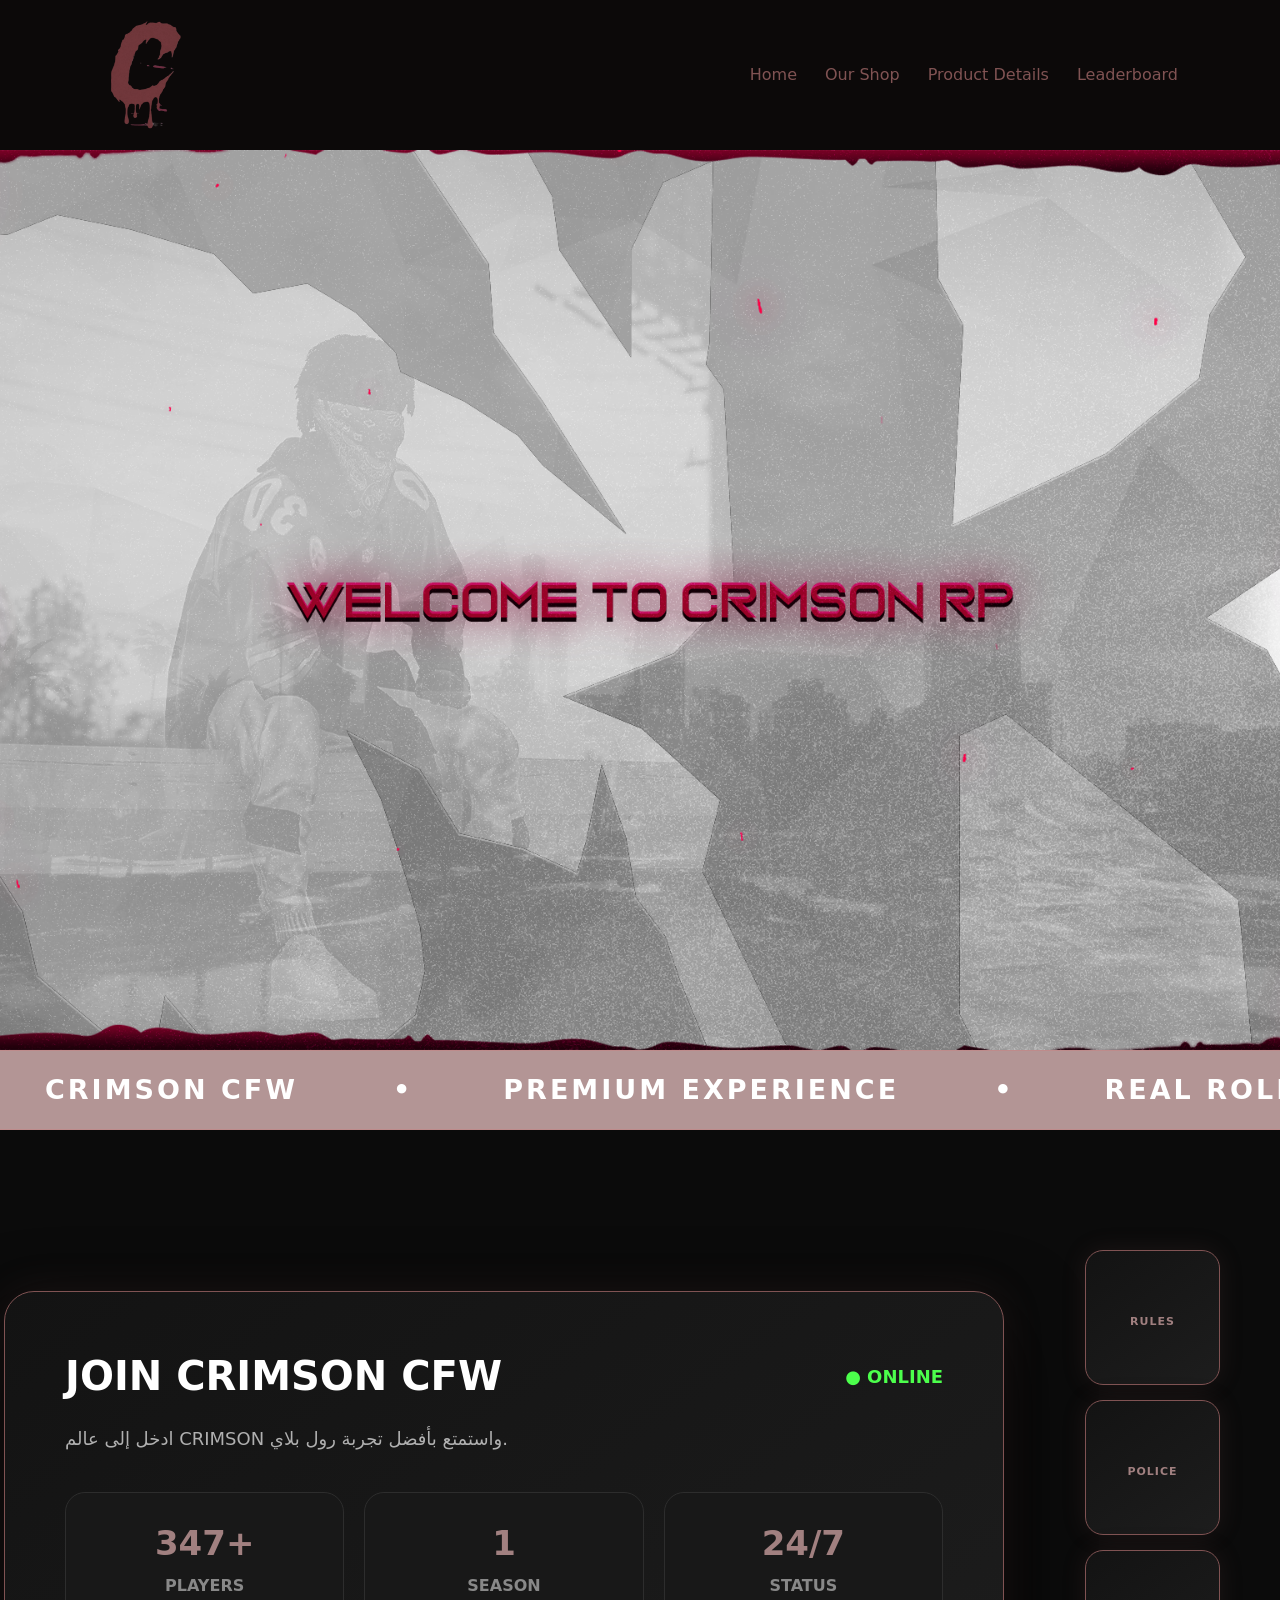
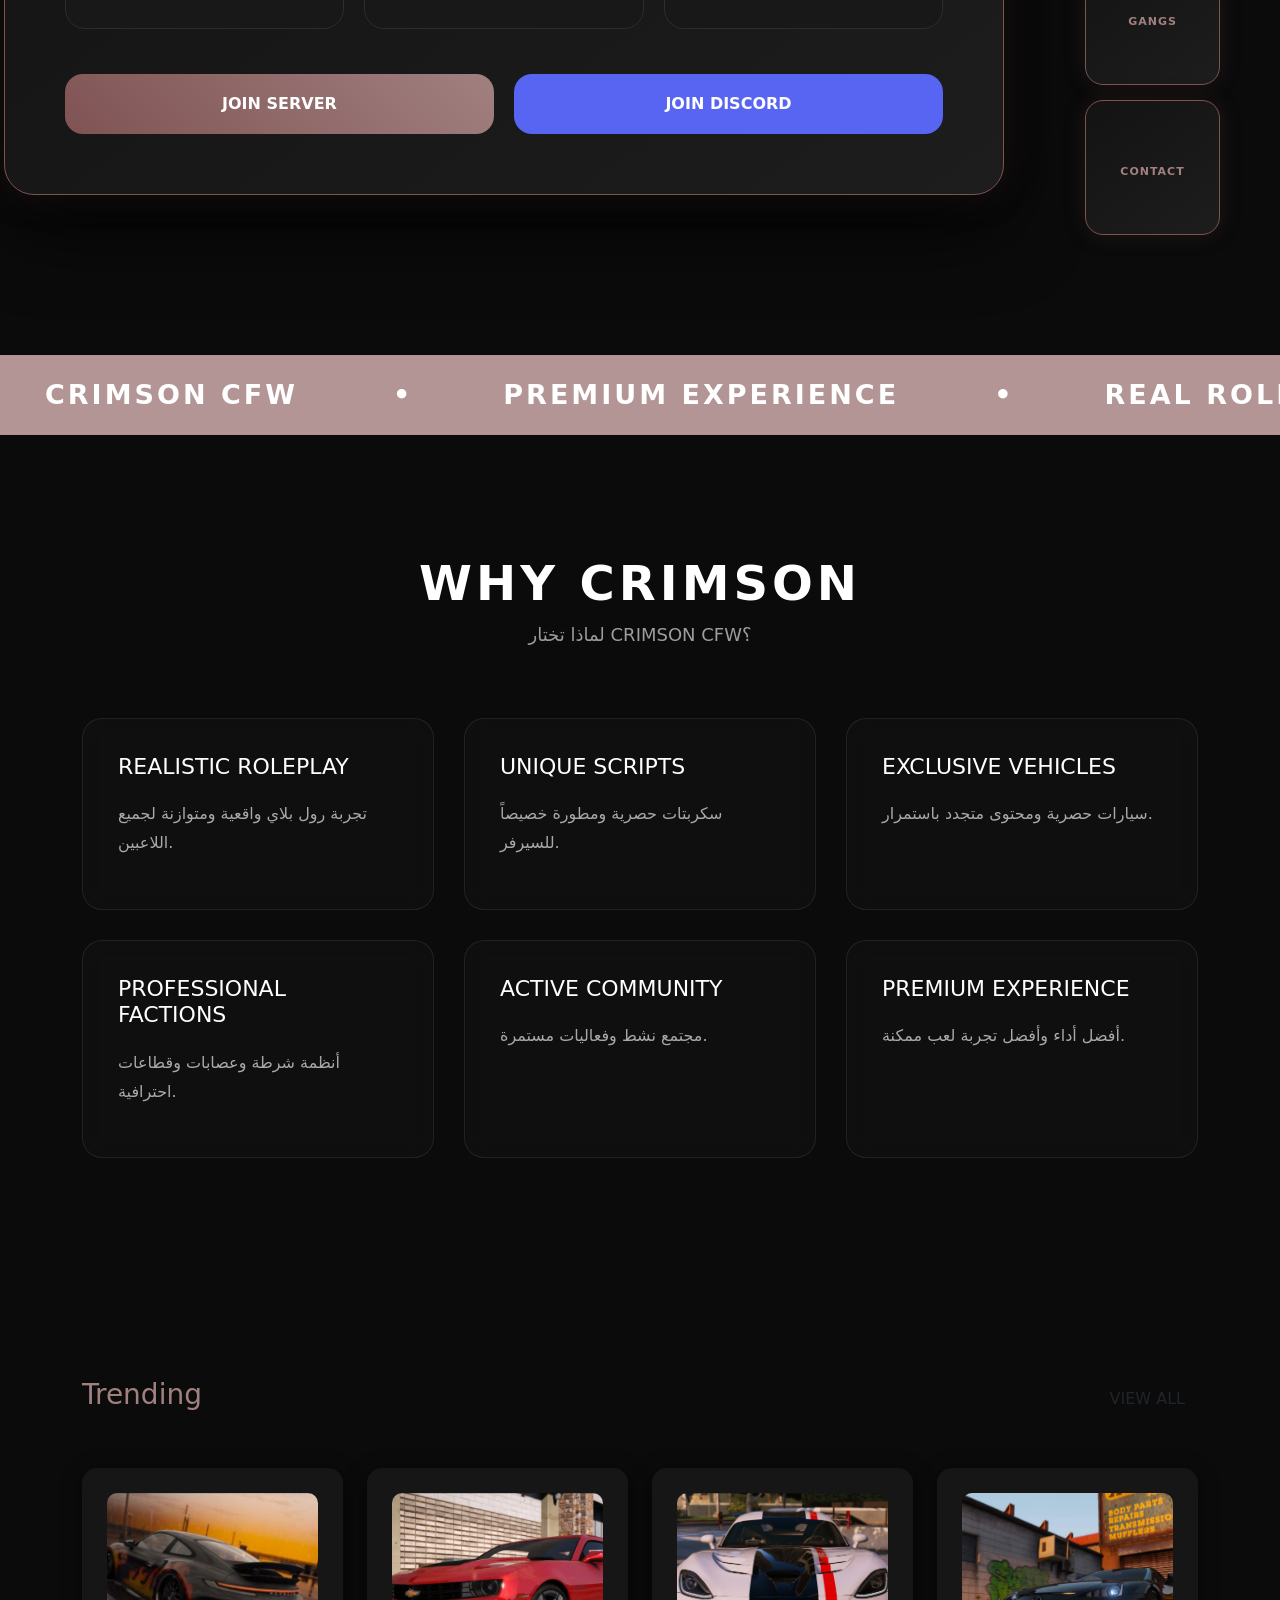
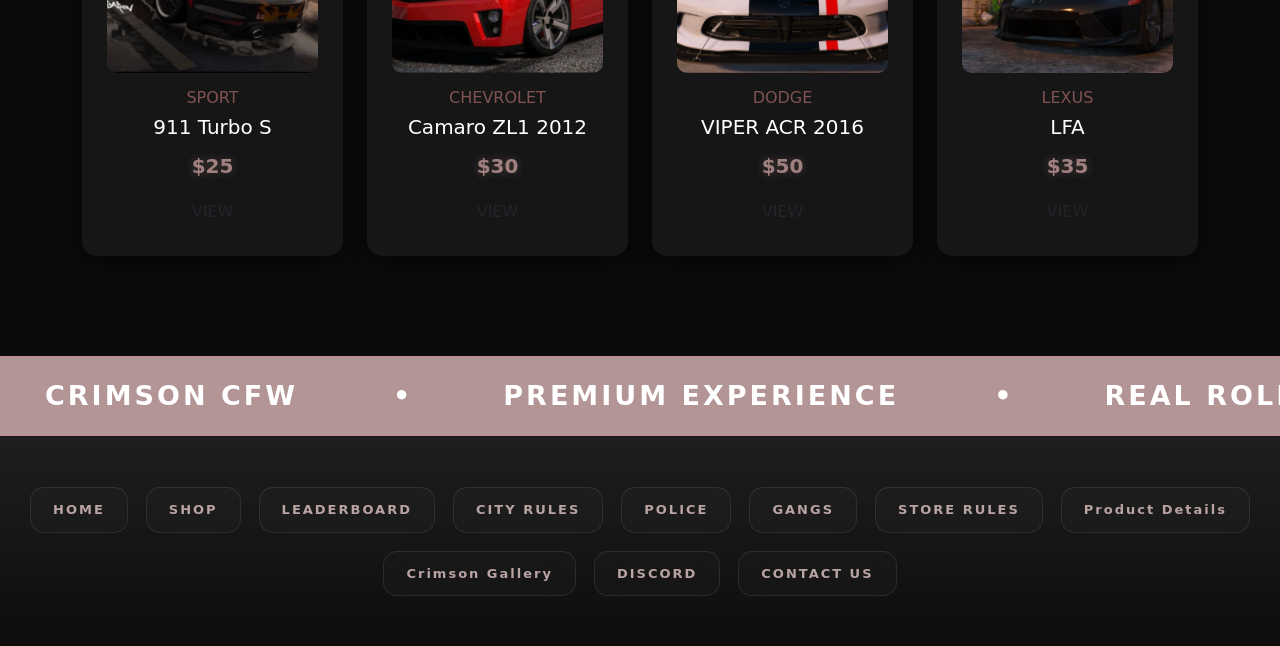
<file: index.html>
<!DOCTYPE html>
<html lang="en">

<head>

<meta charset="UTF-8">
<meta name="viewport" content="width=device-width, initial-scale=1.0">

<title>CRIMSON CFW</title>

<link rel="stylesheet" href="style.css">
<link rel="stylesheet" href="css.css">

<link href="https://cdn.jsdelivr.net/npm/bootstrap@5.3.2/dist/css/bootstrap.min.css" rel="stylesheet">

</head>

<body>

<nav class="navbar navbar-expand-lg">

<div class="container">

<a class="navbar-brand logo" href="index.html">
<img src="pc.png" class="img-_-logo">
</a>

<ul class="navbar-nav ms-auto align-items-center">

<li class="nav-item"><a class="nav-link nav-btn" href="index.html">Home</a></li>

<li class="nav-item">
<a class="nav-link nav-btn" href="shop.html">Our Shop</a>
</li>

<li class="nav-item">
<a class="nav-link nav-btn" href="product.html">Product Details</a>
</li>

<li class="nav-item">
<a class="nav-link nav-btn" href="leaderboard.html">Leaderboard</a>
</li>


</ul>

</div>

</nav>

<!-- CINEMATIC HERO -->

<section class="video-hero">

    <!-- START IMAGE -->
    <div class="hero-poster" id="heroPoster">
        <img src="welcome.png" alt="CRIMSON">
    </div>

    

</section>

<section class="crimson-marquee reveal">

    <div class="crimson-track">

        <a href="index.html">
        <span> CRIMSON CFW</span>
        <span class="crimson-dot">•</span>
        </a>

        <a href="product.html">
         <span> PREMIUM EXPERIENCE</span>
         <span class="crimson-dot">•</span>
        </a>

        <span> REAL ROLEPLAY</span>
        <span class="crimson-dot">•</span>

        <a href="prules.html">
        <span> POLICE SYSTEM</span>
        <span class="crimson-dot">•</span>
        </a>

        <a href="grules.html">
        <span> GANG WARS</span>
        <span class="crimson-dot">•</span>
        </a>

        <a href="shop.html">
        <span> EXCLUSIVE CARS</span>
        <span class="crimson-dot">•</span>
        </a>


         <a href="gallery.html">
        <span>BEST Gallery</span>
        <span class="crimson-dot">•</span>
        </a>

        <span> UNIQUE SCRIPTS</span>
        <span class="crimson-dot">•</span>

        <a href="https://discord.gg/cmzrp">
        <span> BEST COMMUNITY</span>
        <span class="crimson-dot">•</span>
        </a>
        <!-- تكرار -->
        <a href="index.html">
        <span> CRIMSON CFW</span>
        <span class="crimson-dot">•</span>
        </a>

        <span> PREMIUM EXPERIENCE</span>
        <span class="crimson-dot">•</span>

        <span> REAL ROLEPLAY</span>
        <span class="crimson-dot">•</span>

        <a href="prules.html">
        <span> POLICE SYSTEM</span>
        <span class="crimson-dot">•</span>
        </a>
                 <a href="gallery.html">
        <span>BEST Gallery</span>
        <span class="crimson-dot">•</span>
        </a>
        <span> GANG WARS</span>

    </div>

</section>

<!-- JOIN SERVER -->

<section class="join-server reveal">

    <div class="join-wrapper">

        <!-- SERVER CARD -->
        <div class="join-card">

            <div class="join-header">
                <h2>JOIN CRIMSON CFW</h2>

                <span class="server-status">
                    ● ONLINE
                </span>
            </div>

            <p class="join-description">
                ادخل إلى عالم CRIMSON واستمتع بأفضل تجربة رول بلاي.
            </p>

            <div class="server-stats">

                <div class="stat-box">
                    <h3>347+</h3>
                    <span>PLAYERS</span>
                </div>

                <div class="stat-box">
                    <h3>1</h3>
                    <span>SEASON</span>
                </div>

                <div class="stat-box">
                    <h3>24/7</h3>
                    <span>STATUS</span>
                </div>

            </div>

            <div class="join-buttons">

                <a href="fivem://connect/31.56.120.152"
                   class="join-btn-main">
                    JOIN SERVER
                </a>

                <a href="https://discord.gg/cmzrp"
                   target="_blank"
                   class="discord-btn-main">
                    JOIN DISCORD
                </a>

            </div>

        </div>

        <!-- QUICK LINKS -->
        <div class="quick-links">

            <a href="crules.html" class="quick-btn">
                <i class="fa-solid fa-scale-balanced"></i>
                <span>RULES</span>
            </a>

             <a href="prules.html" class="quick-btn">
                 <i class="fa-solid fa-shield"></i>
                   <span>POLICE</span>
            </a>

            <a href="grules.html" class="quick-btn">
                 <i class="fa-solid fa-crown"></i>
                  <span>GANGS</span>
            </a>

            <a href="javascript:void(0)"
                        class="quick-btn"
                        onclick="openContactModal()">

                    <i class="fa-solid fa-envelope"></i>
                         <span>CONTACT</span>

            </a>

        </div>

    </div>

</section>

<section class="crimson-marquee reveal">

    <div class="crimson-track">

        <a href="index.html">
        <span> CRIMSON CFW</span>
        <span class="crimson-dot">•</span>
        </a>

        <a href="product.html">
         <span> PREMIUM EXPERIENCE</span>
         <span class="crimson-dot">•</span>
        </a>

        <span> REAL ROLEPLAY</span>
        <span class="crimson-dot">•</span>

        <a href="prules.html">
        <span> POLICE SYSTEM</span>
        <span class="crimson-dot">•</span>
        </a>

        <a href="grules.html">
        <span> GANG WARS</span>
        <span class="crimson-dot">•</span>
        </a>

        <a href="shop.html">
        <span> EXCLUSIVE CARS</span>
        <span class="crimson-dot">•</span>
        </a>


         <a href="gallery.html">
        <span>BEST Gallery</span>
        <span class="crimson-dot">•</span>
        </a>

        <span> UNIQUE SCRIPTS</span>
        <span class="crimson-dot">•</span>

        <a href="https://discord.gg/cmzrp">
        <span> BEST COMMUNITY</span>
        <span class="crimson-dot">•</span>
        </a>
        <!-- تكرار -->
        <a href="index.html">
        <span> CRIMSON CFW</span>
        <span class="crimson-dot">•</span>
        </a>

        <span> PREMIUM EXPERIENCE</span>
        <span class="crimson-dot">•</span>

        <span> REAL ROLEPLAY</span>
        <span class="crimson-dot">•</span>

        <a href="prules.html">
        <span> POLICE SYSTEM</span>
        <span class="crimson-dot">•</span>
        </a>
                 <a href="gallery.html">
        <span>BEST Gallery</span>
        <span class="crimson-dot">•</span>
        </a>
        <span> GANG WARS</span>

    </div>

</section>

<section class="why-crimson reveal">

    <div class="container">

        <div class="section-title">
            <h1>WHY CRIMSON</h1>
            <p>
                لماذا تختار CRIMSON CFW؟
            </p>
        </div>

        <div class="why-grid">

            <div class="why-card">
                <h2> REALISTIC ROLEPLAY</h2>
                <p>
                    تجربة رول بلاي واقعية ومتوازنة لجميع اللاعبين.
                </p>
            </div>

            <div class="why-card">
                <h2> UNIQUE SCRIPTS</h2>
                <p>
                    سكربتات حصرية ومطورة خصيصاً للسيرفر.
                </p>
            </div>

            <div class="why-card">
                <h2> EXCLUSIVE VEHICLES</h2>
                <p>
                    سيارات حصرية ومحتوى متجدد باستمرار.
                </p>
            </div>

            <div class="why-card">
                <h2> PROFESSIONAL FACTIONS</h2>
                <p>
                    أنظمة شرطة وعصابات وقطاعات احترافية.
                </p>
            </div>

            <div class="why-card">
                <h2> ACTIVE COMMUNITY</h2>
                <p>
                    مجتمع نشط وفعاليات مستمرة.
                </p>
            </div>

            <div class="why-card">
                <h2> PREMIUM EXPERIENCE</h2>
                <p>
                    أفضل أداء وأفضل تجربة لعب ممكنة.
                </p>
            </div>

        </div>

    </div>

</section>

<section class="trending reveal">

<div class="container">

<div class="d-flex justify-content-between align-items-center mb-5">

<h3 class="trend-title">Trending </h3>

<a href="shop.html" class="btn view-btn">VIEW ALL</a>

</div>

<div class="row g-4">

<div class="col-lg-3">
<div class="game-card">
<a href="shop.html"><img src="911 Turbo S.png">
</a>
<h6>SPORT</h6><h5>911 Turbo S</h5><p class="price">$25</p>
<a href="shop.html" class="btn view-btn">VIEW</a>
</div>
</div>

<div class="col-lg-3">
<div class="game-card">
    <a href="shop.html"><img src="Camaro ZL1 2012.png">
</a>
<h6>CHEVROLET</h6><h5>Camaro ZL1 2012</h5><p class="price">$30</p>
<a href="shop.html" class="btn view-btn">VIEW</a>
</div>
</div>

<div class="col-lg-3">
<div class="game-card">
    <a href="shop.html"><img src="VIPER ACR 2016.png">
</a>
<h6>DODGE</h6><h5>VIPER ACR 2016</h5><p class="price">$50</p>
<a href="shop.html" class="btn view-btn">VIEW</a>
</div>
</div>       

<div class="col-lg-3">
<div class="game-card">
    <a href="shop.html"><img src="LFA .png">
</a>
<h6>LEXUS</h6><h5>LFA</h5><p class="price">$35</p>
 <a href="shop.html" class="btn view-btn">VIEW</a>

</div>
</div>

</div>

</div>

</section>

<!-- BUY POPUP -->

<div class="buy-modal" id="buyModal">

    <div class="buy-box">

        <h2>شراء المنتج</h2>

        <p>
            لإتمام عملية شراء هذا المنتج يرجى فتح تذكرة في ديسكورد كريمسون.
        </p>

        <a href="https://discord.gg/example"
           target="_blank"
           class="ticket-btn">
            اضغط هنا لفتح تذكرة
        </a>

        <button class="cancel-btn"
                onclick="closeBuyModal()">
            إلغاء
        </button>

    </div>

</div>

<!-- CONTACT MODAL -->

<div id="contactModal" class="buy-modal">

    <div class="buy-box">

        <h2>CONTACT INFORMATION</h2>

        <p class="contact-text">
            تحتاج مساعدة أو استفسار؟
        </p>

        <hr>

<p class="mt-4">

    <i class="fa-brands fa-discord discord-icon"></i>

    <a
        href="https://discord.gg/cmzrp"
        target="_blank"
        class="discord-link">
         Discord Server
    </a>

</p>

<a href="https://discord.gg/cmzrp"
   target="_blank"
   class="discord-btn">
    JOIN DISCORD
</a>

<p class="contact-item">
    <span class="contact-icon"></span>
    <span> Server Region: Saudi Arabia</span>
</p>

            <button
                class="cancel-btn"
                onclick="closeContactModal()">
                CANCEL
            </button>

        </div>

    </div>

</div>
<section class="crimson-marquee reveal">

    <div class="crimson-track">

        <a href="index.html">
        <span> CRIMSON CFW</span>
        <span class="crimson-dot">•</span>
        </a>

        <a href="product.html">
         <span> PREMIUM EXPERIENCE</span>
         <span class="crimson-dot">•</span>
        </a>

        <span> REAL ROLEPLAY</span>
        <span class="crimson-dot">•</span>

        <a href="prules.html">
        <span> POLICE SYSTEM</span>
        <span class="crimson-dot">•</span>
        </a>

        <a href="grules.html">
        <span> GANG WARS</span>
        <span class="crimson-dot">•</span>
        </a>

        <a href="shop.html">
        <span> EXCLUSIVE CARS</span>
        <span class="crimson-dot">•</span>
        </a>


         <a href="gallery.html">
        <span>BEST Gallery</span>
        <span class="crimson-dot">•</span>
        </a>

        <span> UNIQUE SCRIPTS</span>
        <span class="crimson-dot">•</span>

        <a href="https://discord.gg/cmzrp">
        <span> BEST COMMUNITY</span>
        <span class="crimson-dot">•</span>
        </a>
        <!-- تكرار -->
        <a href="index.html">
        <span> CRIMSON CFW</span>
        <span class="crimson-dot">•</span>
        </a>

        <span> PREMIUM EXPERIENCE</span>
        <span class="crimson-dot">•</span>

        <span> REAL ROLEPLAY</span>
        <span class="crimson-dot">•</span>

        <a href="prules.html">
        <span> POLICE SYSTEM</span>
        <span class="crimson-dot">•</span>
        </a>
                 <a href="gallery.html">
        <span>BEST Gallery</span>
        <span class="crimson-dot">•</span>
        </a>
        <span> GANG WARS</span>

    </div>

</section>

 <div class="footer-links">

    <a href="index.html">HOME</a>

    <a href="shop.html">SHOP</a>

    <a href="leaderboard.html">LEADERBOARD</a>

    <a href="crules.html">CITY RULES</a>

    <a href="prules.html">POLICE</a>

    <a href="gtules.html">GANGS</a>

    <a href="srules.html">STORE RULES</a>

    <a href="product.html">Product Details</a>
    
    <a href="gallery.html">Crimson Gallery</a>

    <a href="https://discord.gg/cmzrp" target="_blank">
        DISCORD
    </a>

    <a href="#" onclick="openContactModal()">
        CONTACT US
    </a>

</div>

<script>

function openContactModal(){
    document.getElementById(
        "contactModal"
    ).style.display="flex";
}

function closeContactModal(){
    document.getElementById(
        "contactModal"
    ).style.display="none";
}

</script>
<script>

const observer = new IntersectionObserver(entries=>{

    entries.forEach(entry=>{

        if(entry.isIntersecting){

            entry.target.classList.add('show');

        }

    });

},{
    threshold:0.15
});

document.querySelectorAll('.reveal')
.forEach(el=>observer.observe(el));

</script>

<script>

const reveals =
document.querySelectorAll('.reveal');

function revealElements(){

    reveals.forEach(el=>{

        const top =
        el.getBoundingClientRect().top;

        const trigger =
        window.innerHeight - 100;

        if(top < trigger){

            el.classList.add('active');

        }

    });

}

window.addEventListener(
    'scroll',
    revealElements
);

window.addEventListener(
    'load',
    revealElements
);

</script>

</body>
</html>
</file>
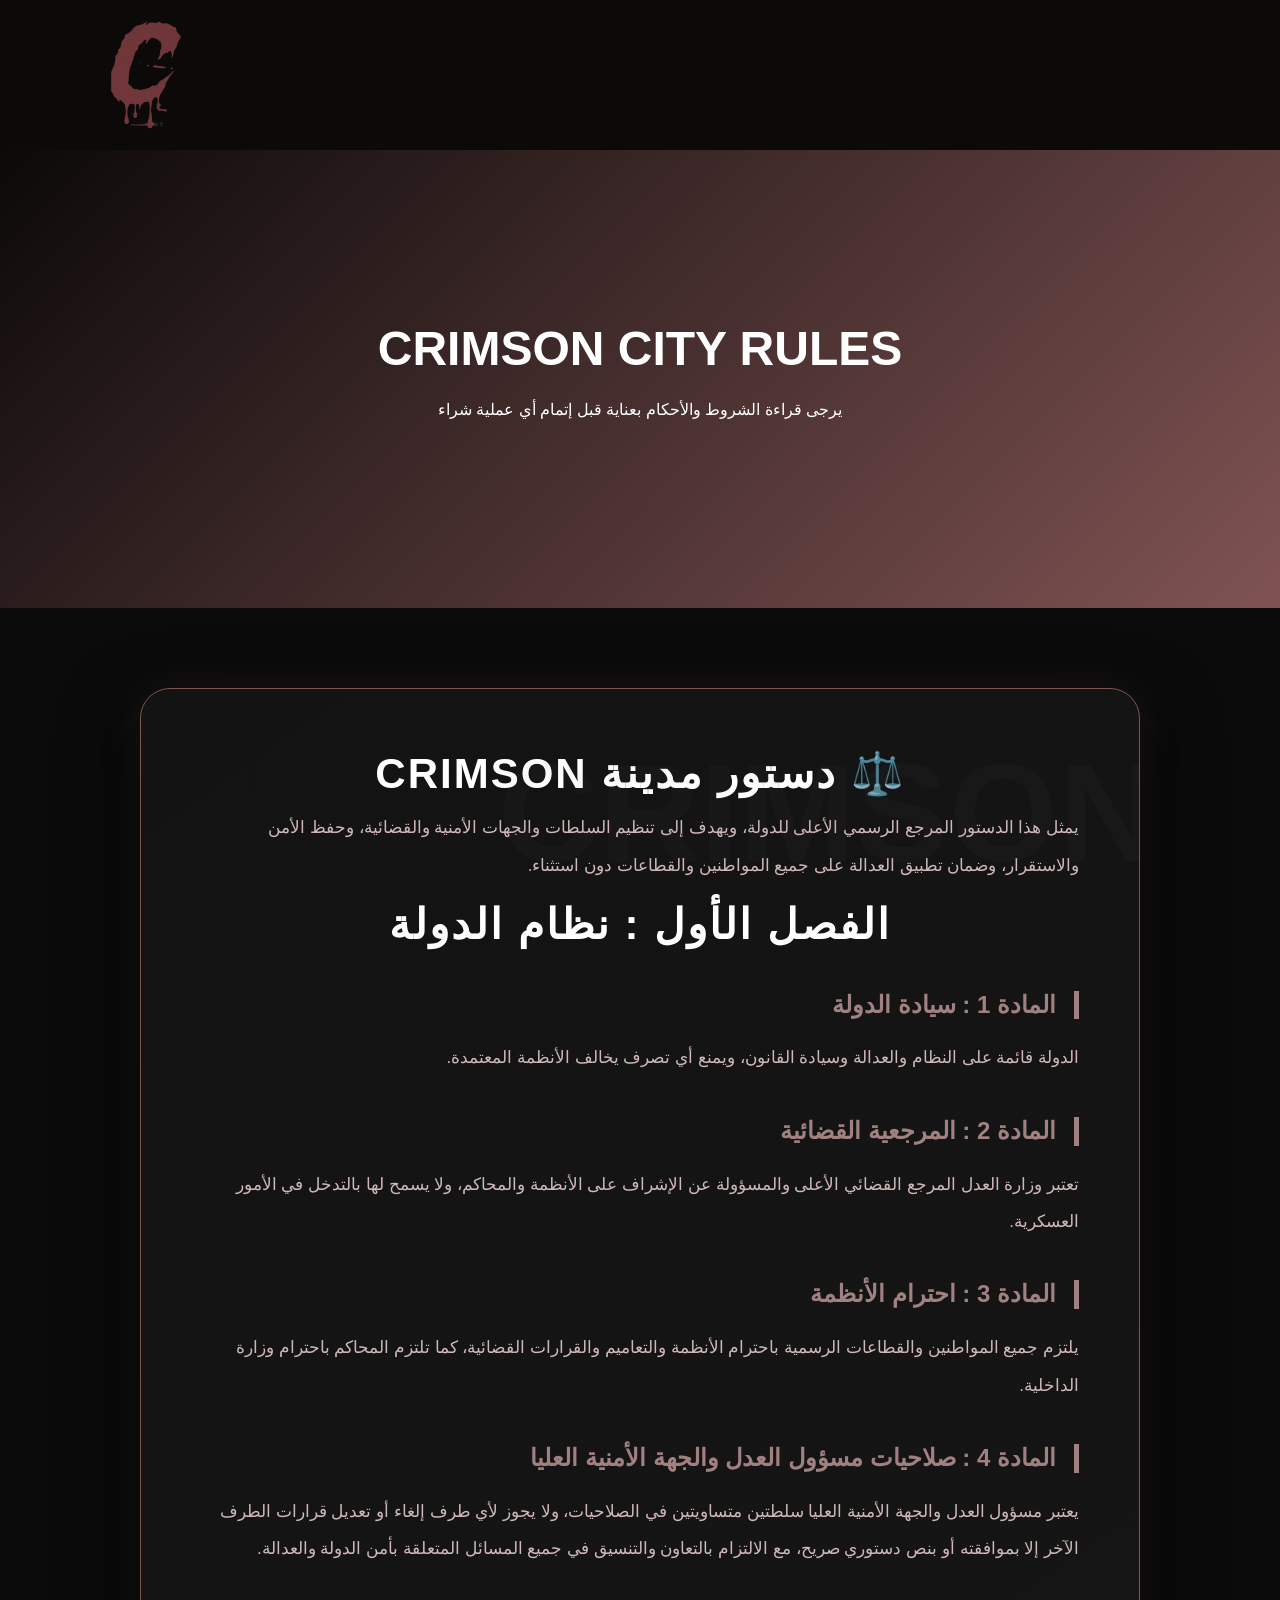
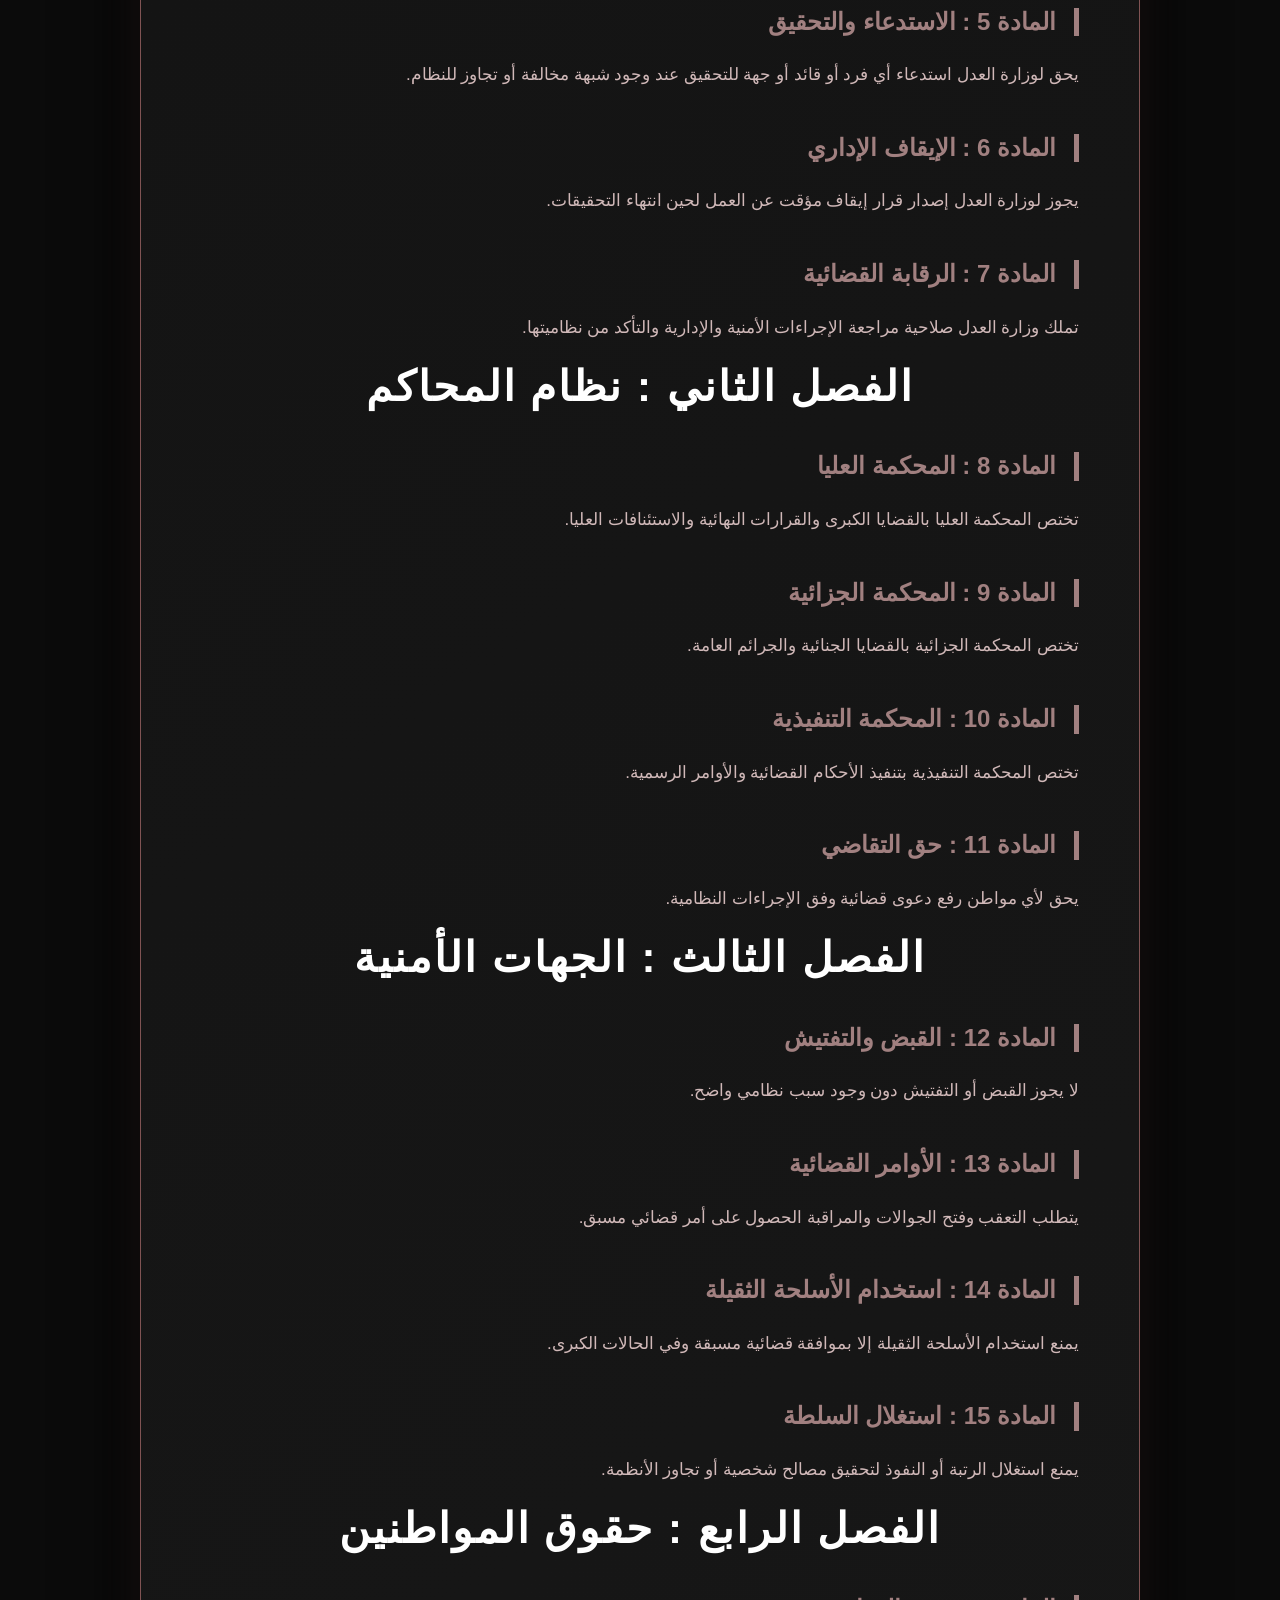
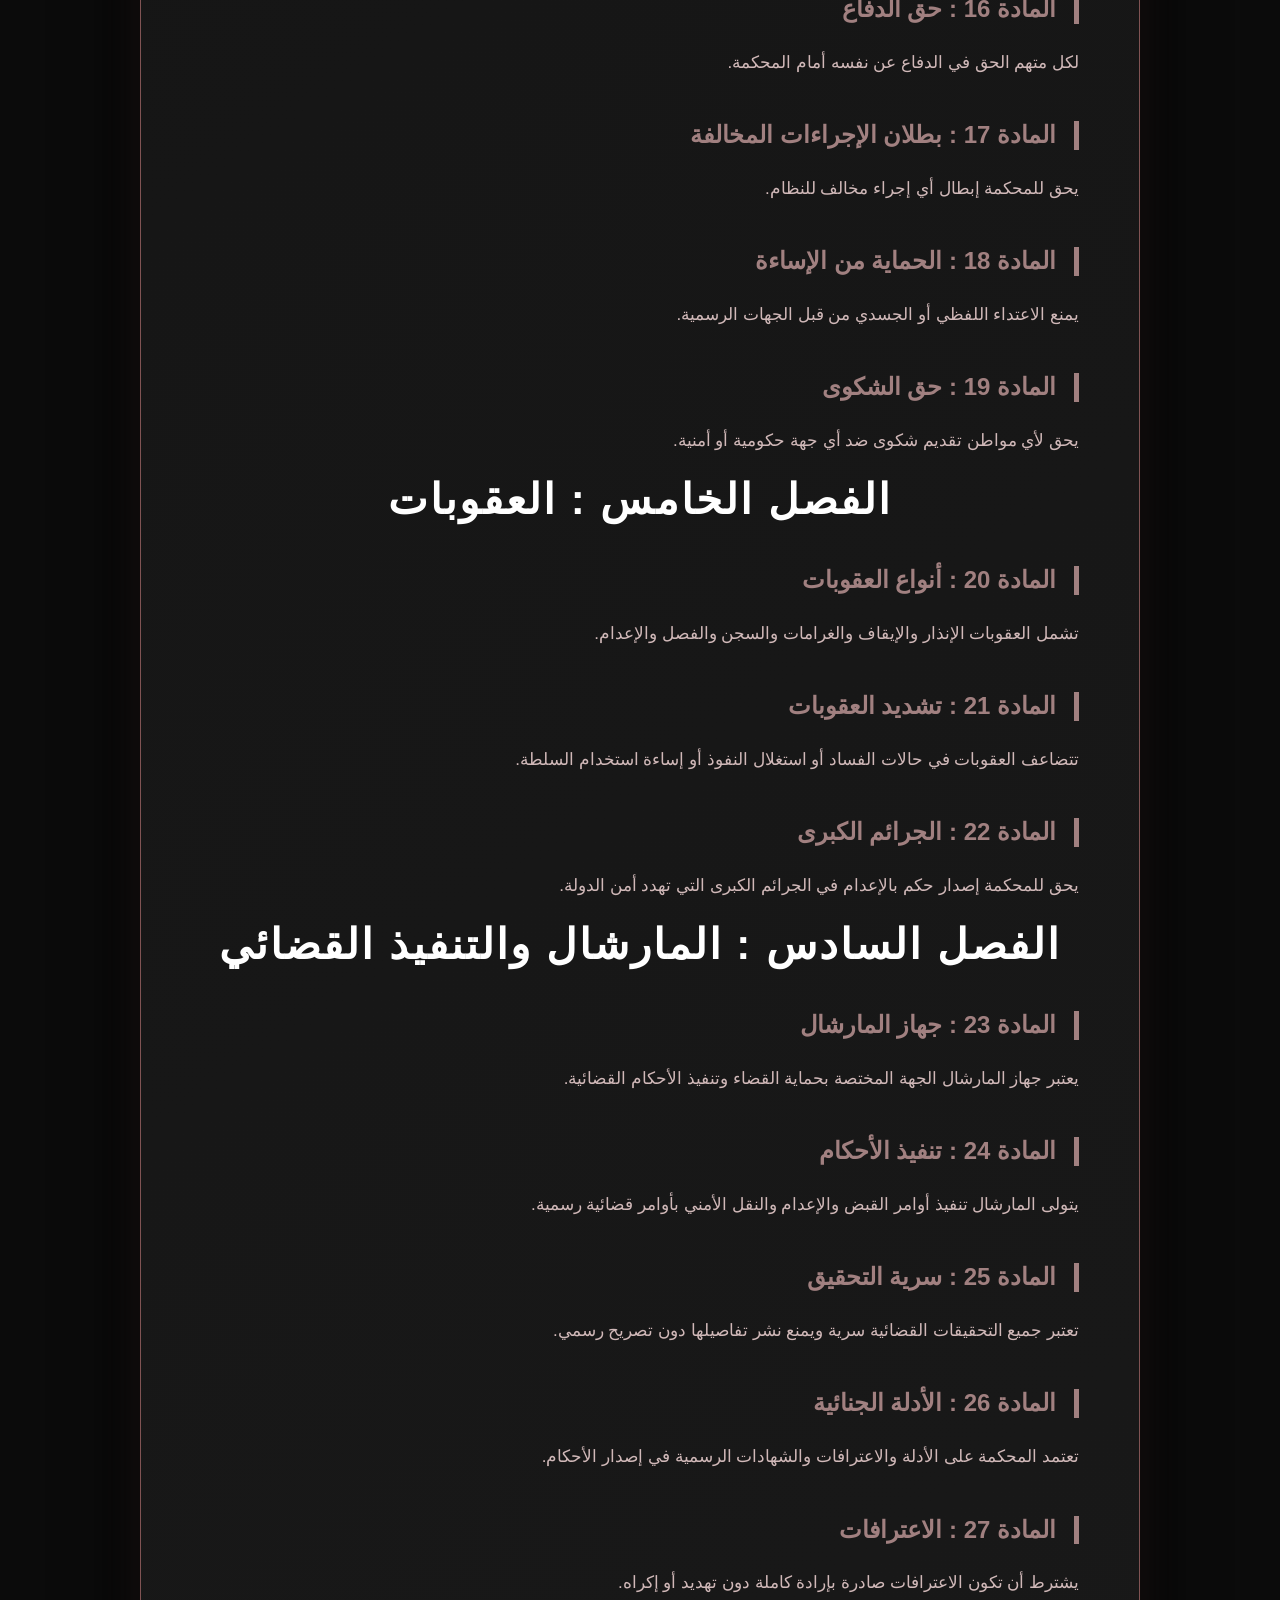
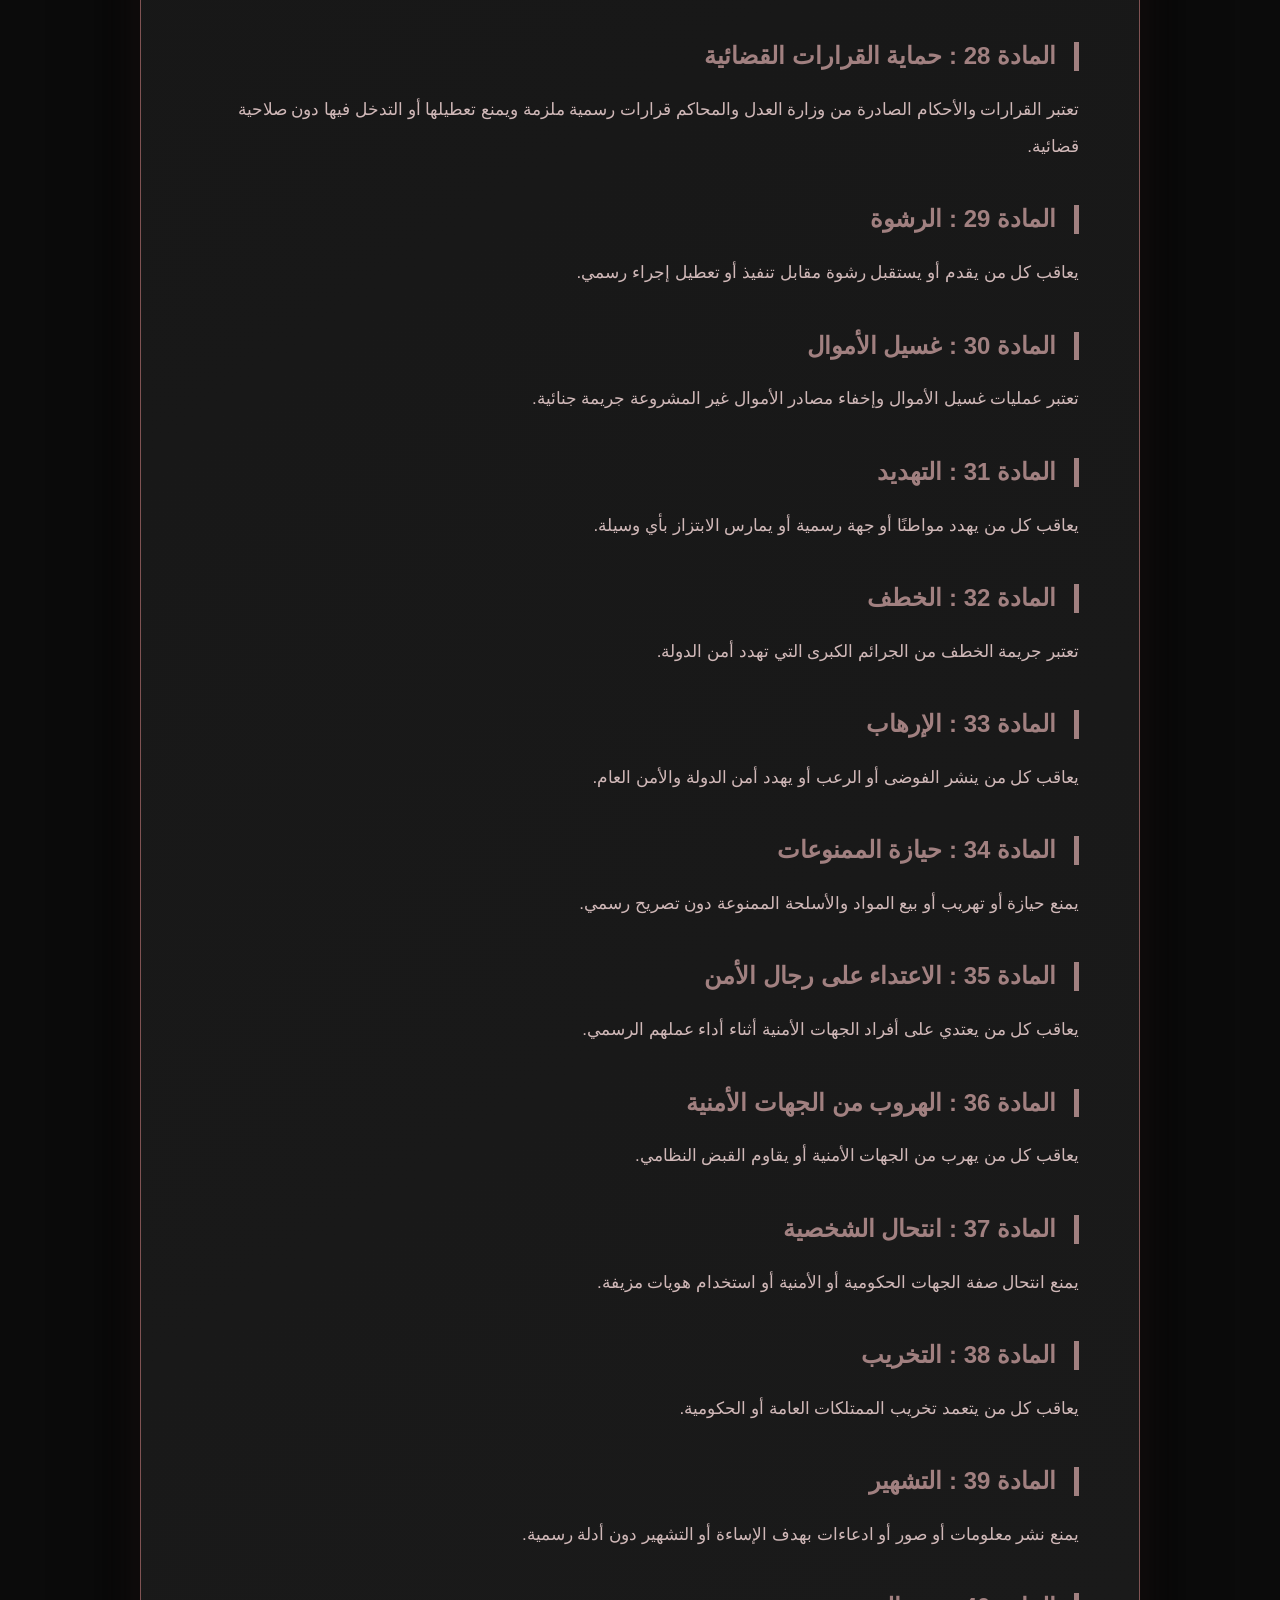
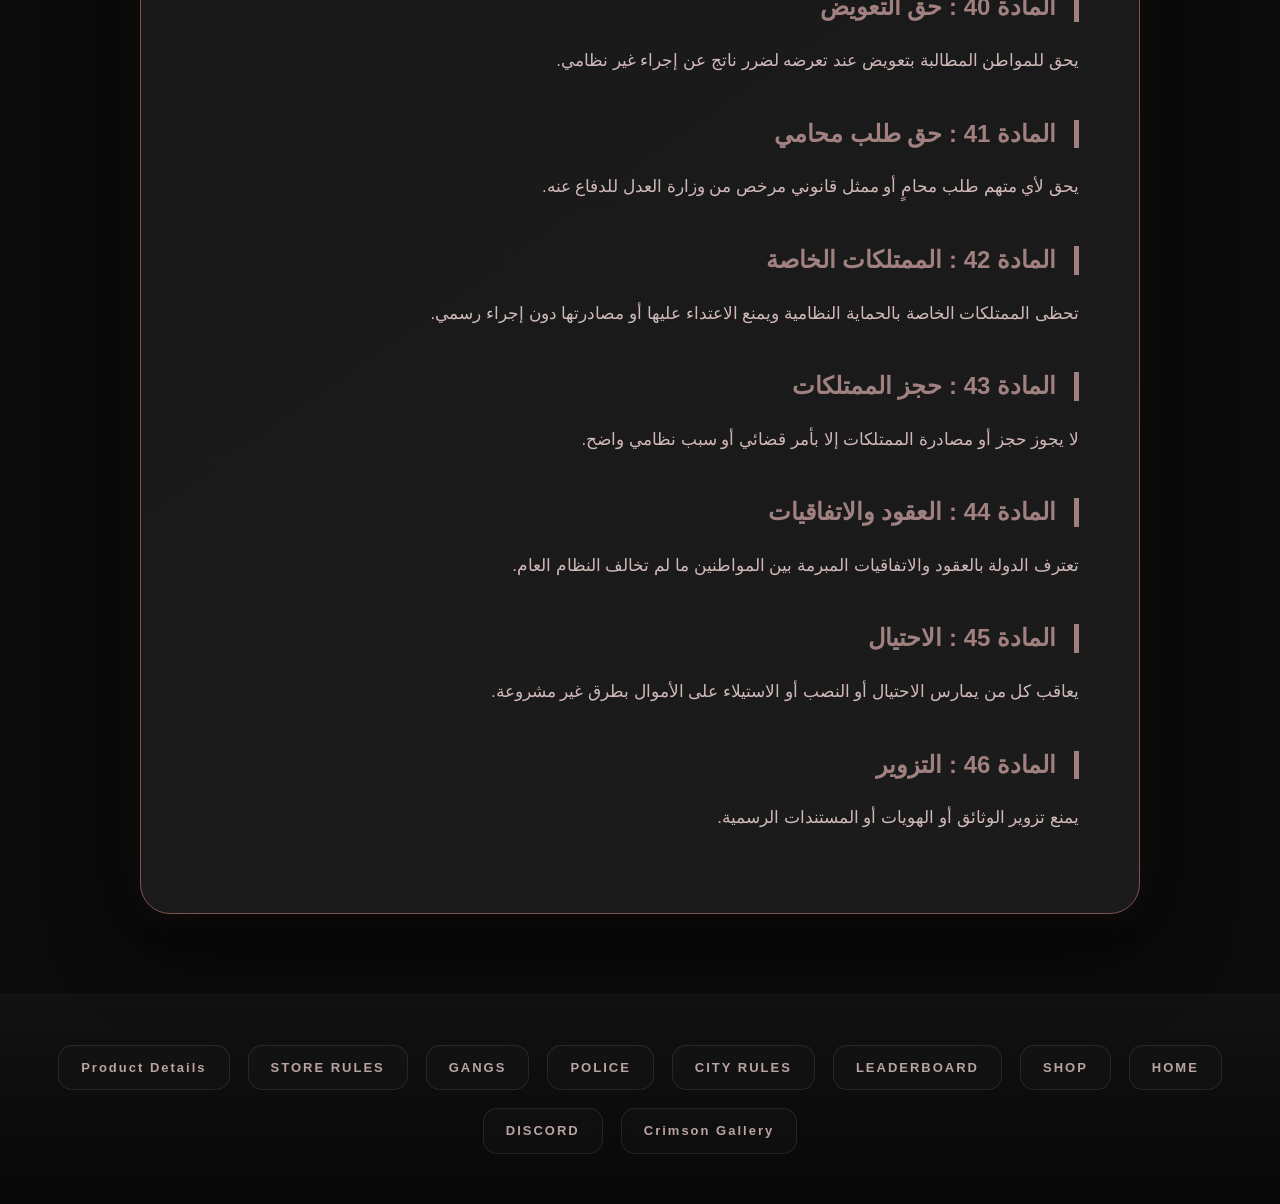
<file: crules.html>
<!DOCTYPE html> <html lang="ar" dir="rtl"> <head> <meta charset="UTF-8"> <meta name="viewport" content="width=device-width, initial-scale=1.0"> <title>CRIMSON CFW | Rules</title> <link rel="stylesheet" href="style.css"> <link rel="stylesheet" href="css.css"> <link href="https://cdn.jsdelivr.net/npm/bootstrap@5.3.2/dist/css/bootstrap.min.css" rel="stylesheet"> <style> html,body{ margin:0 ; padding:0; background:#0b0b0b; font-family:Arial; color:#0b0b0b; } .navbar .container{ direction:ltr; } .navbar-nav{ direction:rtl; } </style> </head> <body> <!-- NAVBAR --> <nav class="navbar navbar-expand-lg"> <div class="container"> <a class="navbar-brand logo" href="index.html"> <img src="pc.png" class="img-_-logo"> </a> <ul class="navbar-nav ms-auto align-items-center"> </ul> </div> </nav> <!-- HERO --> <section class="hero text-center reveal"> <div class="container"> <h1>CRIMSON CITY RULES</h1> <p>يرجى قراءة الشروط والأحكام بعناية قبل إتمام أي عملية شراء</p> </div> </section> <!-- RULES --> <!-- RULES POPUP --> <div id="rulesPopup" class="buy-modal"> <div class="buy-box"> <h2 id="ruleTitle"></h2> <div id="ruleContent"> سيتم عرض القوانين هنا </div> <br> <button class="cancel-btn" onclick="closeRule()"> CLOSE </button> </div> </div> <section class="policy-container"> <h1>⚖️ دستور مدينة CRIMSON</h1> <p> يمثل هذا الدستور المرجع الرسمي الأعلى للدولة، ويهدف إلى تنظيم السلطات والجهات الأمنية والقضائية، وحفظ الأمن والاستقرار، وضمان تطبيق العدالة على جميع المواطنين والقطاعات دون استثناء. </p> <h1>الفصل الأول : نظام الدولة</h1> <h2>المادة 1 : سيادة الدولة</h2> <p> الدولة قائمة على النظام والعدالة وسيادة القانون، ويمنع أي تصرف يخالف الأنظمة المعتمدة. </p> <h2>المادة 2 : المرجعية القضائية</h2> <p> تعتبر وزارة العدل المرجع القضائي الأعلى والمسؤولة عن الإشراف على الأنظمة والمحاكم، ولا يسمح لها بالتدخل في الأمور العسكرية. </p> <h2>المادة 3 : احترام الأنظمة</h2> <p> يلتزم جميع المواطنين والقطاعات الرسمية باحترام الأنظمة والتعاميم والقرارات القضائية، كما تلتزم المحاكم باحترام وزارة الداخلية. </p> <h2>المادة 4 : صلاحيات مسؤول العدل والجهة الأمنية العليا</h2> <p> يعتبر مسؤول العدل والجهة الأمنية العليا سلطتين متساويتين في الصلاحيات، ولا يجوز لأي طرف إلغاء أو تعديل قرارات الطرف الآخر إلا بموافقته أو بنص دستوري صريح، مع الالتزام بالتعاون والتنسيق في جميع المسائل المتعلقة بأمن الدولة والعدالة. </p> <h2>المادة 5 : الاستدعاء والتحقيق</h2> <p> يحق لوزارة العدل استدعاء أي فرد أو قائد أو جهة للتحقيق عند وجود شبهة مخالفة أو تجاوز للنظام. </p> <h2>المادة 6 : الإيقاف الإداري</h2> <p> يجوز لوزارة العدل إصدار قرار إيقاف مؤقت عن العمل لحين انتهاء التحقيقات. </p> <h2>المادة 7 : الرقابة القضائية</h2> <p> تملك وزارة العدل صلاحية مراجعة الإجراءات الأمنية والإدارية والتأكد من نظاميتها. </p> <h1>الفصل الثاني : نظام المحاكم</h1> <h2>المادة 8 : المحكمة العليا</h2> <p> تختص المحكمة العليا بالقضايا الكبرى والقرارات النهائية والاستئنافات العليا. </p> <h2>المادة 9 : المحكمة الجزائية</h2> <p> تختص المحكمة الجزائية بالقضايا الجنائية والجرائم العامة. </p> <h2>المادة 10 : المحكمة التنفيذية</h2> <p> تختص المحكمة التنفيذية بتنفيذ الأحكام القضائية والأوامر الرسمية. </p> <h2>المادة 11 : حق التقاضي</h2> <p> يحق لأي مواطن رفع دعوى قضائية وفق الإجراءات النظامية. </p> <h1>الفصل الثالث : الجهات الأمنية</h1> <h2>المادة 12 : القبض والتفتيش</h2> <p> لا يجوز القبض أو التفتيش دون وجود سبب نظامي واضح. </p> <h2>المادة 13 : الأوامر القضائية</h2> <p> يتطلب التعقب وفتح الجوالات والمراقبة الحصول على أمر قضائي مسبق. </p> <h2>المادة 14 : استخدام الأسلحة الثقيلة</h2> <p> يمنع استخدام الأسلحة الثقيلة إلا بموافقة قضائية مسبقة وفي الحالات الكبرى. </p> <h2>المادة 15 : استغلال السلطة</h2> <p> يمنع استغلال الرتبة أو النفوذ لتحقيق مصالح شخصية أو تجاوز الأنظمة. </p> <h1>الفصل الرابع : حقوق المواطنين</h1> <h2>المادة 16 : حق الدفاع</h2> <p> لكل متهم الحق في الدفاع عن نفسه أمام المحكمة. </p> <h2>المادة 17 : بطلان الإجراءات المخالفة</h2> <p> يحق للمحكمة إبطال أي إجراء مخالف للنظام. </p> <h2>المادة 18 : الحماية من الإساءة</h2> <p> يمنع الاعتداء اللفظي أو الجسدي من قبل الجهات الرسمية. </p> <h2>المادة 19 : حق الشكوى</h2> <p> يحق لأي مواطن تقديم شكوى ضد أي جهة حكومية أو أمنية. </p> <h1>الفصل الخامس : العقوبات</h1> <h2>المادة 20 : أنواع العقوبات</h2> <p> تشمل العقوبات الإنذار والإيقاف والغرامات والسجن والفصل والإعدام. </p> <h2>المادة 21 : تشديد العقوبات</h2> <p> تتضاعف العقوبات في حالات الفساد أو استغلال النفوذ أو إساءة استخدام السلطة. </p> <h2>المادة 22 : الجرائم الكبرى</h2> <p> يحق للمحكمة إصدار حكم بالإعدام في الجرائم الكبرى التي تهدد أمن الدولة. </p> <h1>الفصل السادس : المارشال والتنفيذ القضائي</h1> <h2>المادة 23 : جهاز المارشال</h2> <p> يعتبر جهاز المارشال الجهة المختصة بحماية القضاء وتنفيذ الأحكام القضائية. </p> <h2>المادة 24 : تنفيذ الأحكام</h2> <p> يتولى المارشال تنفيذ أوامر القبض والإعدام والنقل الأمني بأوامر قضائية رسمية. </p> <h2>المادة 25 : سرية التحقيق</h2> <p> تعتبر جميع التحقيقات القضائية سرية ويمنع نشر تفاصيلها دون تصريح رسمي. </p> <h2>المادة 26 : الأدلة الجنائية</h2> <p> تعتمد المحكمة على الأدلة والاعترافات والشهادات الرسمية في إصدار الأحكام. </p> <h2>المادة 27 : الاعترافات</h2> <p> يشترط أن تكون الاعترافات صادرة بإرادة كاملة دون تهديد أو إكراه. </p> <h2>المادة 28 : حماية القرارات القضائية</h2> <p> تعتبر القرارات والأحكام الصادرة من وزارة العدل والمحاكم قرارات رسمية ملزمة ويمنع تعطيلها أو التدخل فيها دون صلاحية قضائية. </p> <h2>المادة 29 : الرشوة</h2> <p> يعاقب كل من يقدم أو يستقبل رشوة مقابل تنفيذ أو تعطيل إجراء رسمي. </p> <h2>المادة 30 : غسيل الأموال</h2> <p> تعتبر عمليات غسيل الأموال وإخفاء مصادر الأموال غير المشروعة جريمة جنائية. </p> <h2>المادة 31 : التهديد</h2> <p> يعاقب كل من يهدد مواطنًا أو جهة رسمية أو يمارس الابتزاز بأي وسيلة. </p> <h2>المادة 32 : الخطف</h2> <p> تعتبر جريمة الخطف من الجرائم الكبرى التي تهدد أمن الدولة. </p> <h2>المادة 33 : الإرهاب</h2> <p> يعاقب كل من ينشر الفوضى أو الرعب أو يهدد أمن الدولة والأمن العام. </p> <h2>المادة 34 : حيازة الممنوعات</h2> <p> يمنع حيازة أو تهريب أو بيع المواد والأسلحة الممنوعة دون تصريح رسمي. </p> <h2>المادة 35 : الاعتداء على رجال الأمن</h2> <p> يعاقب كل من يعتدي على أفراد الجهات الأمنية أثناء أداء عملهم الرسمي. </p> <h2>المادة 36 : الهروب من الجهات الأمنية</h2> <p> يعاقب كل من يهرب من الجهات الأمنية أو يقاوم القبض النظامي. </p> <h2>المادة 37 : انتحال الشخصية</h2> <p> يمنع انتحال صفة الجهات الحكومية أو الأمنية أو استخدام هويات مزيفة. </p> <h2>المادة 38 : التخريب</h2> <p> يعاقب كل من يتعمد تخريب الممتلكات العامة أو الحكومية. </p> <h2>المادة 39 : التشهير</h2> <p> يمنع نشر معلومات أو صور أو ادعاءات بهدف الإساءة أو التشهير دون أدلة رسمية. </p> <h2>المادة 40 : حق التعويض</h2> <p> يحق للمواطن المطالبة بتعويض عند تعرضه لضرر ناتج عن إجراء غير نظامي. </p> <h2>المادة 41 : حق طلب محامي</h2> <p> يحق لأي متهم طلب محامٍ أو ممثل قانوني مرخص من وزارة العدل للدفاع عنه. </p> <h2>المادة 42 : الممتلكات الخاصة</h2> <p> تحظى الممتلكات الخاصة بالحماية النظامية ويمنع الاعتداء عليها أو مصادرتها دون إجراء رسمي. </p> <h2>المادة 43 : حجز الممتلكات</h2> <p> لا يجوز حجز أو مصادرة الممتلكات إلا بأمر قضائي أو سبب نظامي واضح. </p> <h2>المادة 44 : العقود والاتفاقيات</h2> <p> تعترف الدولة بالعقود والاتفاقيات المبرمة بين المواطنين ما لم تخالف النظام العام. </p> <h2>المادة 45 : الاحتيال</h2> <p> يعاقب كل من يمارس الاحتيال أو النصب أو الاستيلاء على الأموال بطرق غير مشروعة. </p> <h2>المادة 46 : التزوير</h2> <p> يمنع تزوير الوثائق أو الهويات أو المستندات الرسمية. </p> </section> <div class="footer-links"> <a href="index.html">HOME</a> <a href="shop.html">SHOP</a> <a href="leaderboard.html">LEADERBOARD</a> <a href="crules.html">CITY RULES</a> <a href="prules.html">POLICE</a> <a href="gtules.html">GANGS</a> <a href="srules.html">STORE RULES</a> <a href="product.html">Product Details</a> <a href="gallery.html">Crimson Gallery</a> <a href="https://discord.gg/cmzrp" target="_blank"> DISCORD </a>
 </div> <script> const observer = new IntersectionObserver( entries=>{ entries.forEach(entry=>{ if(entry.isIntersecting){ entry.target.classList.add("show"); } }); }); document.querySelectorAll(".reveal") .forEach(el=>observer.observe(el)); </script> <script> const reveals = document.querySelectorAll('.reveal'); function revealElements(){ reveals.forEach(el=>{ const top = el.getBoundingClientRect().top; const trigger = window.innerHeight - 100; if(top < trigger){ el.classList.add('active'); } }); } window.addEventListener( 'scroll', revealElements ); window.addEventListener( 'load', revealElements ); </script> </body> </html>
</file>
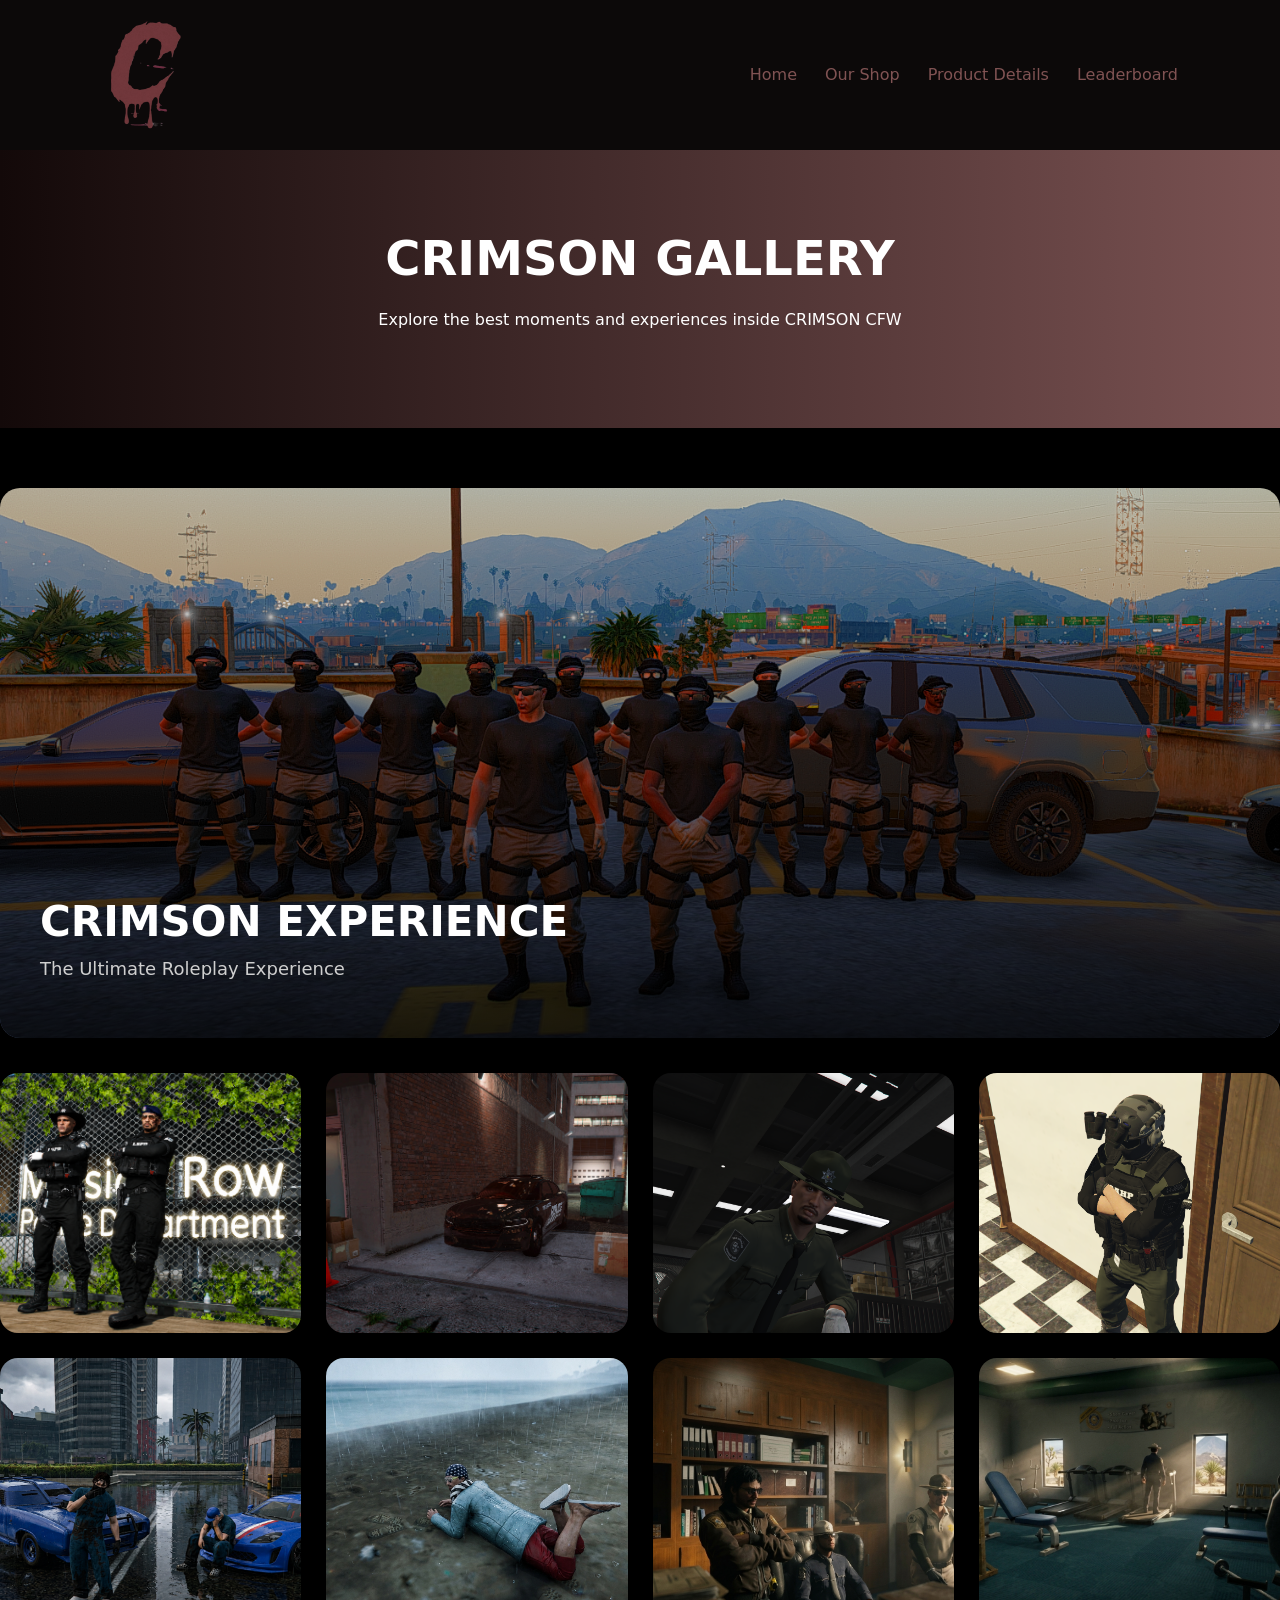
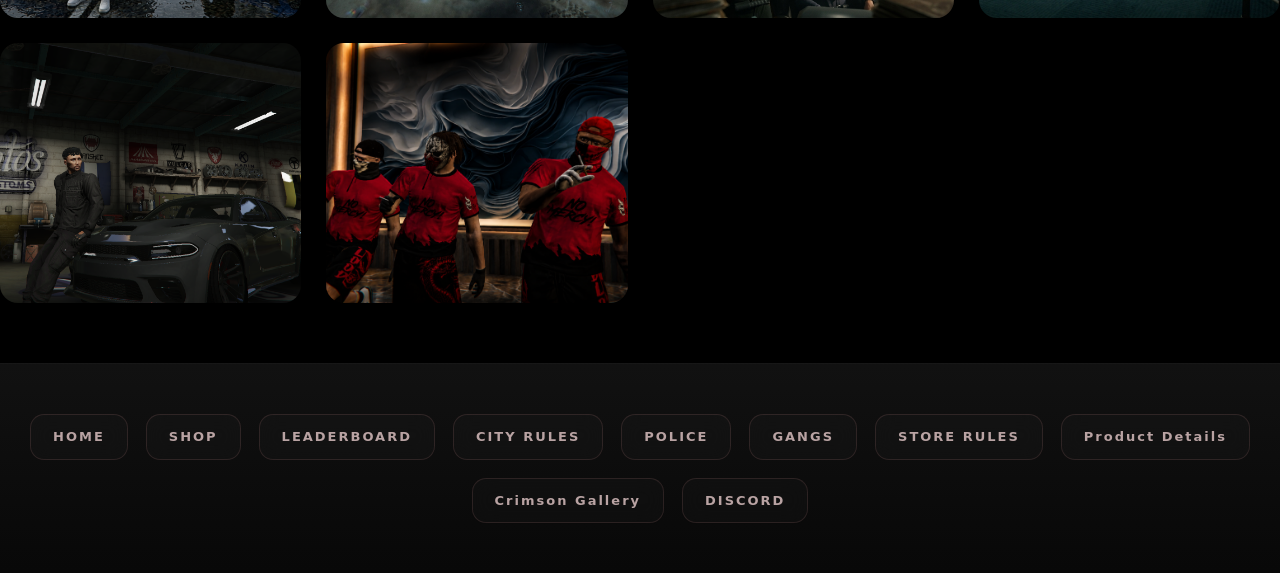
<file: gallery.html>
<!DOCTYPE html>
<html lang="en">

<head>

<meta charset="UTF-8">
<meta name="viewport" content="width=device-width, initial-scale=1.0">

<title>CRIMSON | Gallery</title>

<link rel="stylesheet" href="style.css">
<link rel="stylesheet" href="css.css">

<link href="https://cdn.jsdelivr.net/npm/bootstrap@5.3.2/dist/css/bootstrap.min.css" rel="stylesheet">
<link rel="stylesheet" href="https://cdnjs.cloudflare.com/ajax/libs/font-awesome/6.5.0/css/all.min.css">
</head>

<body>
    
<!-- NAVBAR -->
<style>
html,
body{
    margin:0;
    padding:0;
    background:#000;
    overflow-x:hidden;
}
.hero{
    background:linear-gradient(
        90deg,
        #130909,
        #7a5252
    );
    padding:80px 0;
}

.gallery-section{
    background:#000;
    width:100%;
    max-width:none;
    padding:60px 0;
}

.gallery-grid{
    background:#000;
}

.featured-image{
    background:#000;
}
</style>
<nav class="navbar navbar-expand-lg">

<div class="container">

<a class="navbar-brand logo" href="index.html">
<img src="pc.png" class="img-_-logo">
</a>

<ul class="navbar-nav ms-auto align-items-center">

<li class="nav-item">
<a class="nav-link nav-btn" href="index.html">Home</a>
</li>

<li class="nav-item">
<a class="nav-link nav-btn" href="shop.html">Our Shop</a>
</li>

<li class="nav-item">
<a class="nav-link nav-btn" href="product.html">Product Details</a>
</li>
<li class="nav-item">
<a class="nav-link nav-btn" href="leaderboard.html">Leaderboard</a> 


</ul>

</div>

</nav>
<!-- HERO -->


<section class="hero text-center reveal">

<div class="container">

        <h1>CRIMSON GALLERY</h1>

        <p>
            Explore the best moments and experiences inside CRIMSON CFW
        </p>

</div>

</section>







<!-- FEATURED IMAGE -->

<section class="gallery-section reveal reveal">

    <div class="featured-image">

        <img src="7.png" alt="CRIMSON">

        <div class="featured-overlay">

            <h2>CRIMSON EXPERIENCE</h2>

            <p>
                The Ultimate Roleplay Experience
            </p>

        </div>

    </div>


    <!-- GRID -->

    <div class="gallery-grid">

        <div class="gallery-card">
            <img src="1.png">
        </div>

        <div class="gallery-card">
            <img src="2.png">
        </div>

        <div class="gallery-card">
            <img src="3.png">
        </div>

        <div class="gallery-card">
            <img src="4.png">
        </div>

        <div class="gallery-card">
            <img src="5.png">
        </div>

        <div class="gallery-card">
            <img src="6.png">
        </div>
        <div class="gallery-card">
            <img src="8.png">
        </div>
                <div class="gallery-card">
            <img src="9.png">
        </div>
                <div class="gallery-card">
            <img src="10.png">
        </div>
                <div class="gallery-card">
            <img src="11.png">
        </div>
        
    </div>

</section>

<script>
    const observer = new IntersectionObserver(
entries=>{
entries.forEach(entry=>{
if(entry.isIntersecting){
entry.target.classList.add("show");
}
});
});

document.querySelectorAll(".reveal")
.forEach(el=>observer.observe(el));
</script>

<script>

const reveals =
document.querySelectorAll('.reveal');

function revealElements(){

    reveals.forEach(el=>{

        const top =
        el.getBoundingClientRect().top;

        const trigger =
        window.innerHeight - 100;

        if(top < trigger){

            el.classList.add('active');

        }

    });

}

window.addEventListener(
    'scroll',
    revealElements
);

window.addEventListener(
    'load',
    revealElements
);

</script>
 <div class="footer-links">

    <a href="index.html">HOME</a>

    <a href="shop.html">SHOP</a>

    <a href="leaderboard.html">LEADERBOARD</a>

    <a href="crules.html">CITY RULES</a>

    <a href="prules.html">POLICE</a>

    <a href="gtules.html">GANGS</a>

    <a href="srules.html">STORE RULES</a>

    <a href="product.html">Product Details</a>
    
    <a href="gallery.html">Crimson Gallery</a>

    <a href="https://discord.gg/cmzrp" target="_blank">
        DISCORD
    </a>

</div>
</body>

</html>
</file>
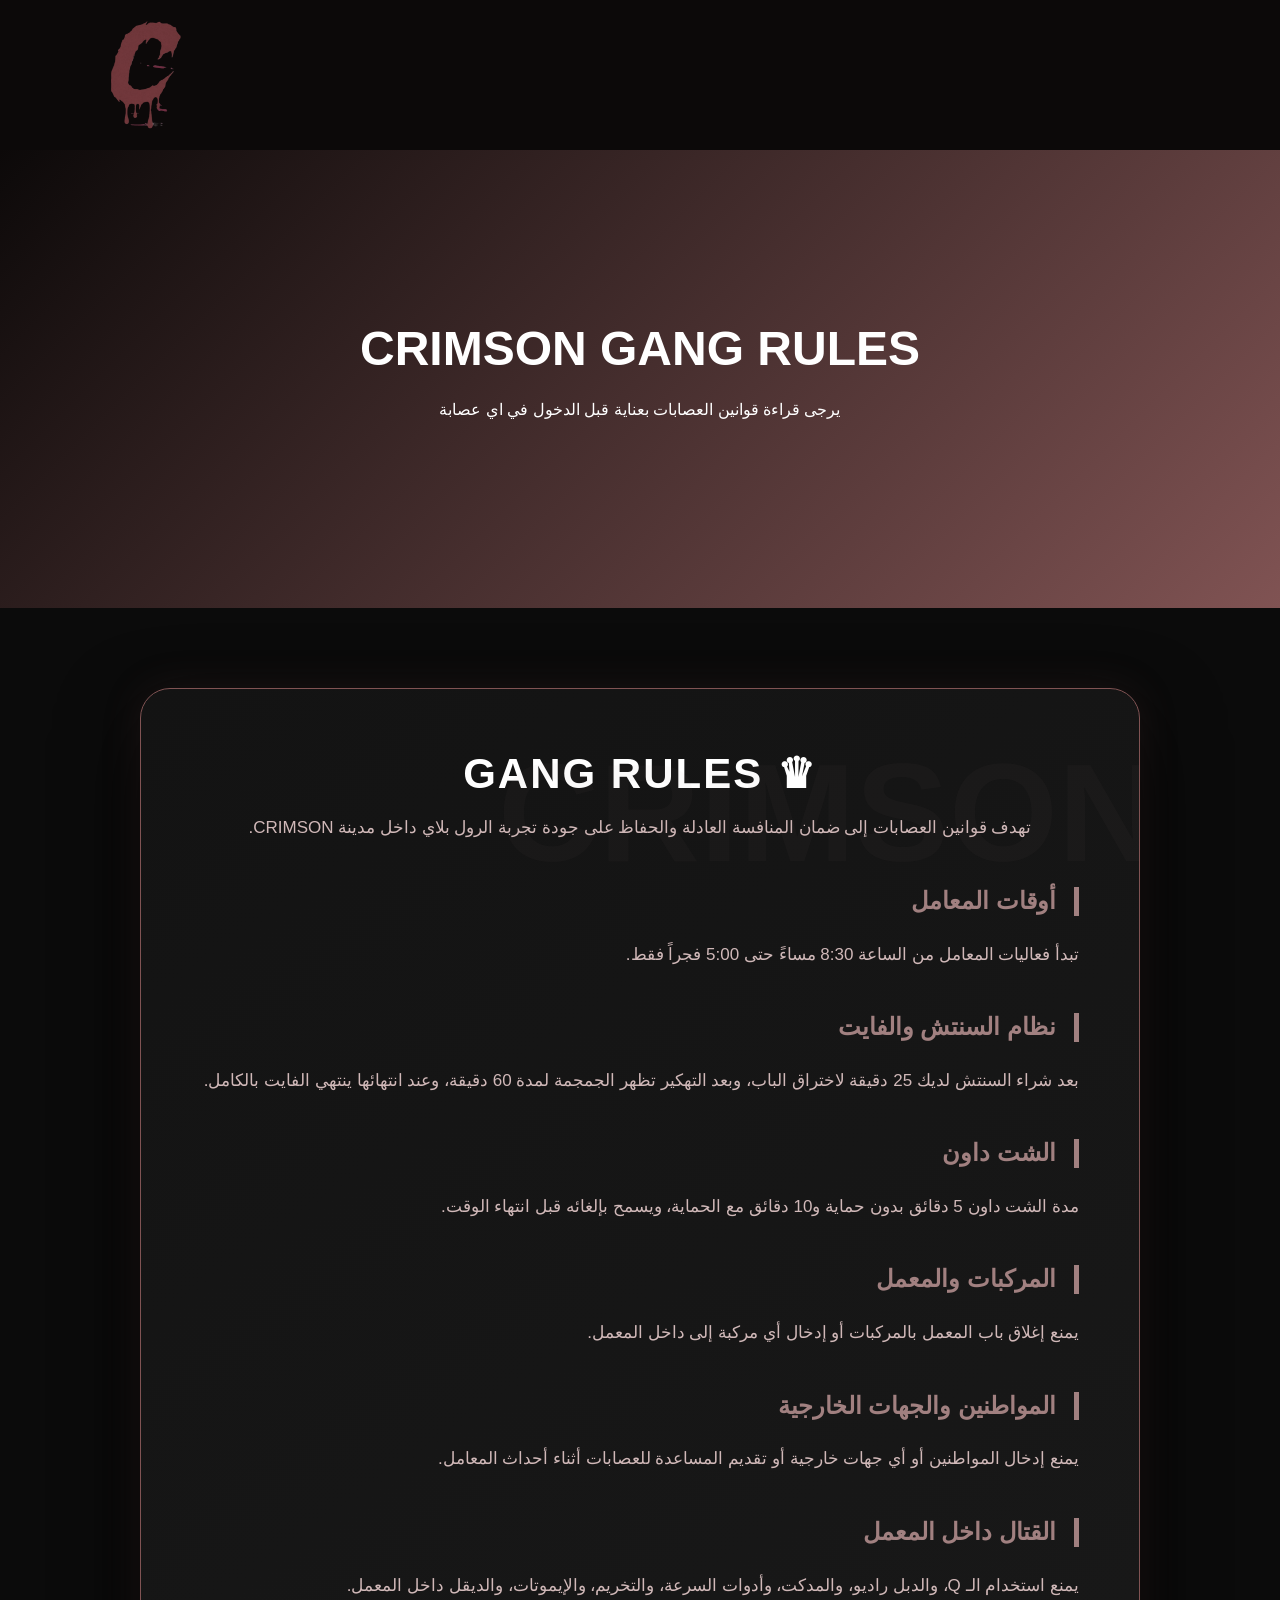
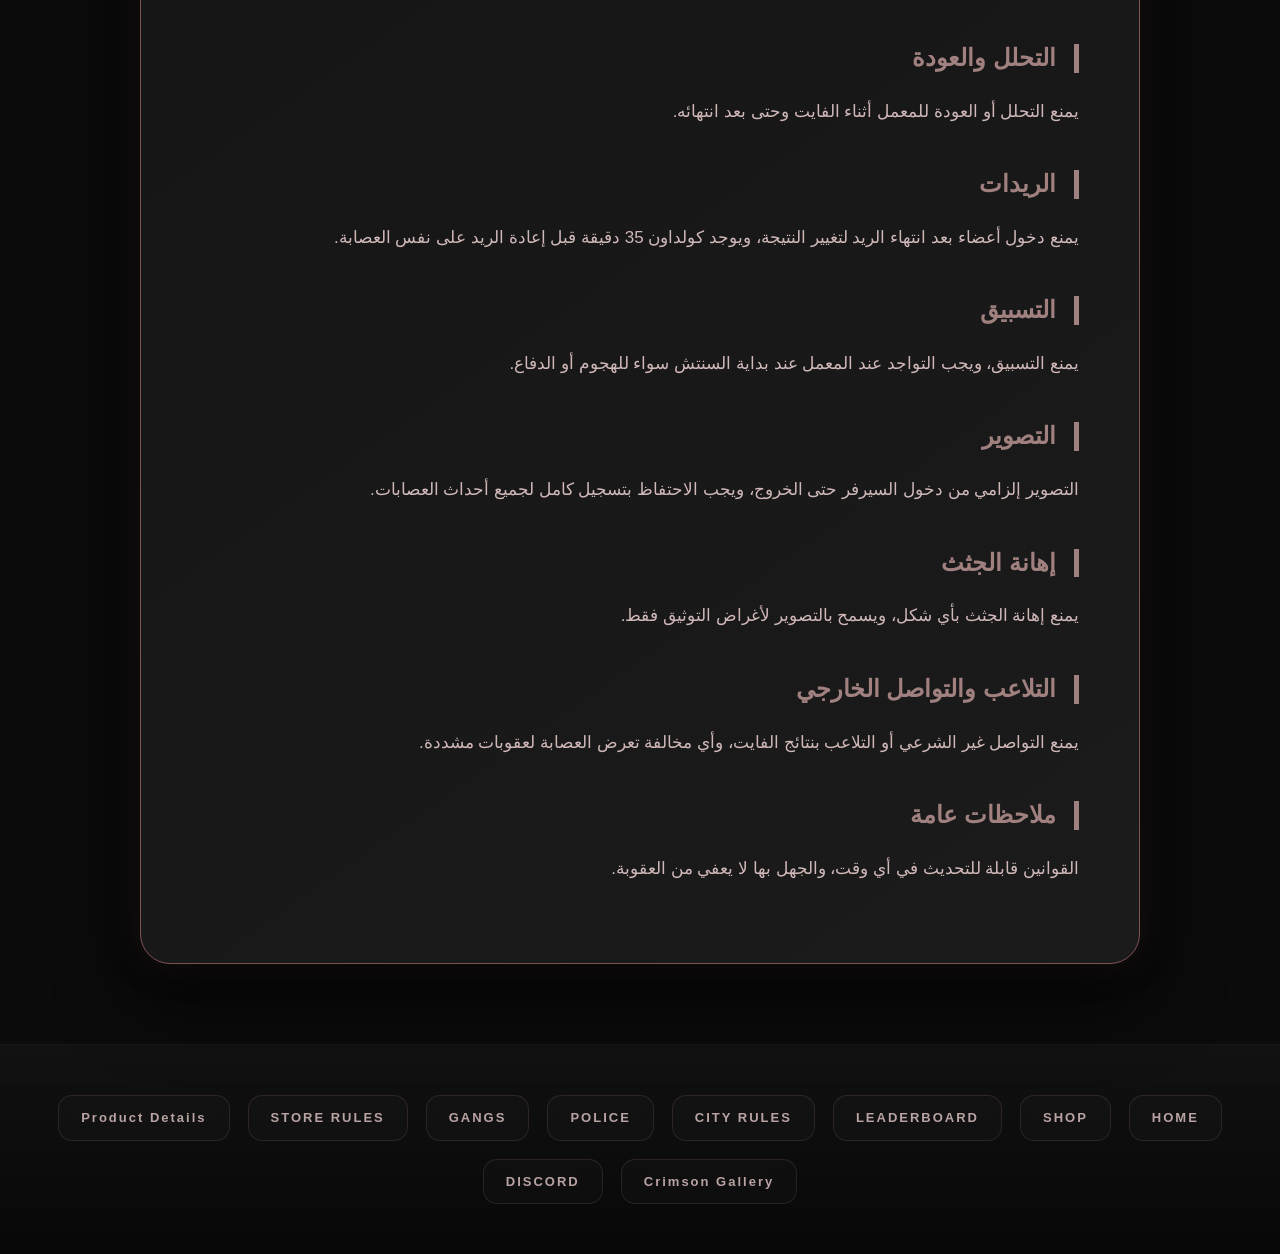
<file: grules.html>
<!DOCTYPE html>
<html lang="ar" dir="rtl">

<head>

<meta charset="UTF-8">
<meta name="viewport" content="width=device-width, initial-scale=1.0">

<title>CRIMSON CFW | Rules</title>

<link rel="stylesheet" href="style.css">
<link rel="stylesheet" href="css.css">

<link href="https://cdn.jsdelivr.net/npm/bootstrap@5.3.2/dist/css/bootstrap.min.css" rel="stylesheet">

<style>

html,body{
margin:0 ;
padding:0;
background:#0b0b0b;
font-family:Arial;
color:#0b0b0b;
}

.navbar .container{
    direction:ltr;
}

.navbar-nav{
    direction:rtl;
}
</style>
</head>

<body>

<!-- NAVBAR -->

<nav class="navbar navbar-expand-lg">

<div class="container">

<a class="navbar-brand logo" href="index.html">
<img src="pc.png" class="img-_-logo">
</a>

<ul class="navbar-nav ms-auto align-items-center">


</ul>

</div>

</nav>

<!-- HERO -->

<section class="hero text-center reveal">

<div class="container">

<h1>CRIMSON GANG RULES</h1>
<p>يرجى قراءة قوانين العصابات بعناية قبل الدخول في اي عصابة </p>
</div>

</section>

<!-- RULES -->


<div >

<section >

<div class="policy-container">

<h1>♛ GANG RULES</h1>

<p class="highlight">
تهدف قوانين العصابات إلى ضمان المنافسة العادلة والحفاظ على جودة تجربة الرول بلاي داخل مدينة CRIMSON.
</p>

<h2>أوقات المعامل</h2>
<p>
تبدأ فعاليات المعامل من الساعة 8:30 مساءً حتى 5:00 فجراً فقط.
</p>

<h2>نظام السنتش والفايت</h2>
<p>
بعد شراء السنتش لديك 25 دقيقة لاختراق الباب، وبعد التهكير تظهر الجمجمة لمدة 60 دقيقة، وعند انتهائها ينتهي الفايت بالكامل.
</p>

<h2>الشت داون</h2>
<p>
مدة الشت داون 5 دقائق بدون حماية و10 دقائق مع الحماية، ويسمح بإلغائه قبل انتهاء الوقت.
</p>

<h2>المركبات والمعمل</h2>
<p>
يمنع إغلاق باب المعمل بالمركبات أو إدخال أي مركبة إلى داخل المعمل.
</p>

<h2>المواطنين والجهات الخارجية</h2>
<p>
يمنع إدخال المواطنين أو أي جهات خارجية أو تقديم المساعدة للعصابات أثناء أحداث المعامل.
</p>

<h2>القتال داخل المعمل</h2>
<p>
يمنع استخدام الـ Q، والدبل راديو، والمدكت، وأدوات السرعة، والتخريم، والإيموتات، والديقل داخل المعمل.
</p>

<h2>التحلل والعودة</h2>
<p>
يمنع التحلل أو العودة للمعمل أثناء الفايت وحتى بعد انتهائه.
</p>

<h2>الريدات</h2>
<p>
يمنع دخول أعضاء بعد انتهاء الريد لتغيير النتيجة، ويوجد كولداون 35 دقيقة قبل إعادة الريد على نفس العصابة.
</p>

<h2>التسبيق</h2>
<p>
يمنع التسبيق، ويجب التواجد عند المعمل عند بداية السنتش سواء للهجوم أو الدفاع.
</p>

<h2>التصوير</h2>
<p>
التصوير إلزامي من دخول السيرفر حتى الخروج، ويجب الاحتفاظ بتسجيل كامل لجميع أحداث العصابات.
</p>

<h2>إهانة الجثث</h2>
<p>
يمنع إهانة الجثث بأي شكل، ويسمح بالتصوير لأغراض التوثيق فقط.
</p>

<h2>التلاعب والتواصل الخارجي</h2>
<p>
يمنع التواصل غير الشرعي أو التلاعب بنتائج الفايت، وأي مخالفة تعرض العصابة لعقوبات مشددة.
</p>

<h2>ملاحظات عامة</h2>
<p>
القوانين قابلة للتحديث في أي وقت، والجهل بها لا يعفي من العقوبة.
</p>

</div>

</section>


</div>
 <div class="footer-links">

    <a href="index.html">HOME</a>

    <a href="shop.html">SHOP</a>

    <a href="leaderboard.html">LEADERBOARD</a>

    <a href="crules.html">CITY RULES</a>

    <a href="prules.html">POLICE</a>

    <a href="gtules.html">GANGS</a>

    <a href="srules.html">STORE RULES</a>

    <a href="product.html">Product Details</a>
    
    <a href="gallery.html">Crimson Gallery</a>

    <a href="https://discord.gg/cmzrp" target="_blank">
        DISCORD
    </a>



</div>
<script>
    const observer = new IntersectionObserver(
entries=>{
entries.forEach(entry=>{
if(entry.isIntersecting){
entry.target.classList.add("show");
}
});
});

document.querySelectorAll(".reveal")
.forEach(el=>observer.observe(el));
</script>
<script>

const reveals =
document.querySelectorAll('.reveal');

function revealElements(){

    reveals.forEach(el=>{

        const top =
        el.getBoundingClientRect().top;

        const trigger =
        window.innerHeight - 100;

        if(top < trigger){

            el.classList.add('active');

        }

    });

}

window.addEventListener(
    'scroll',
    revealElements
);

window.addEventListener(
    'load',
    revealElements
);

</script>
</body>
</html>
</file>
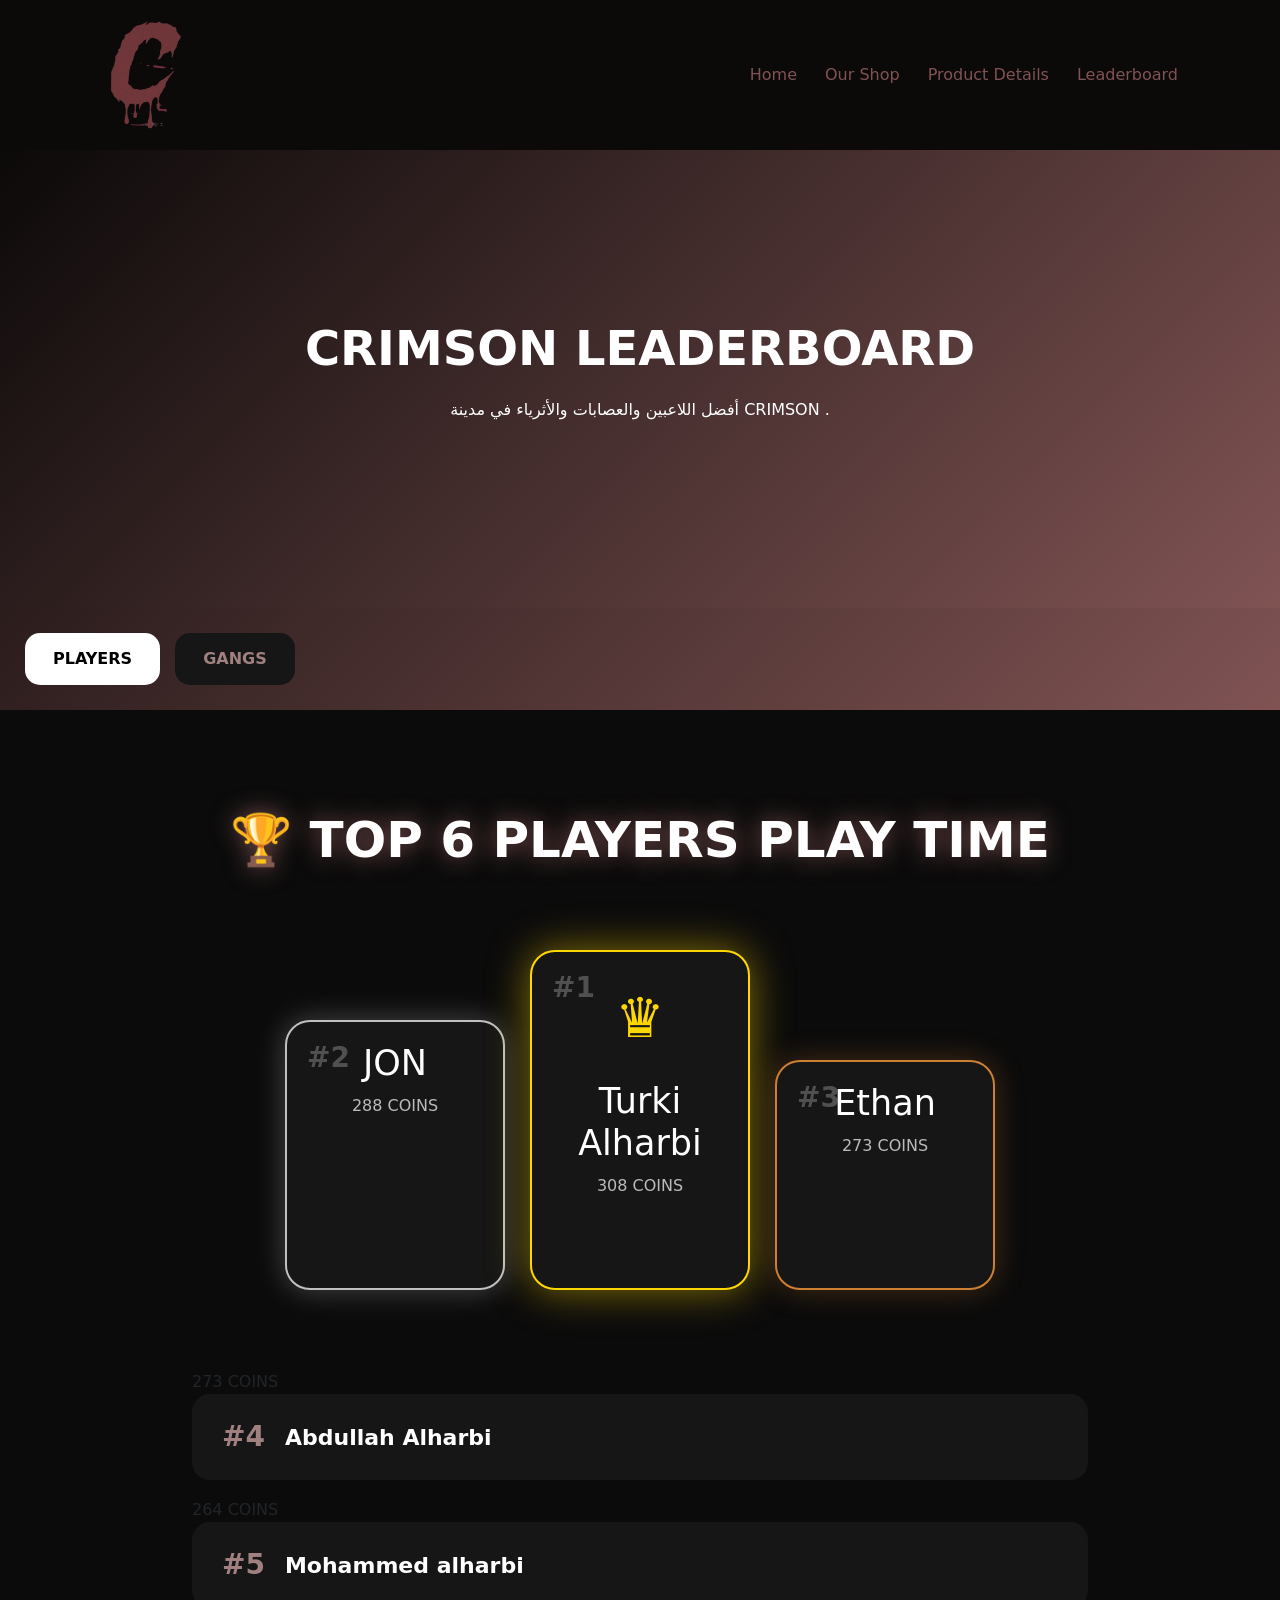
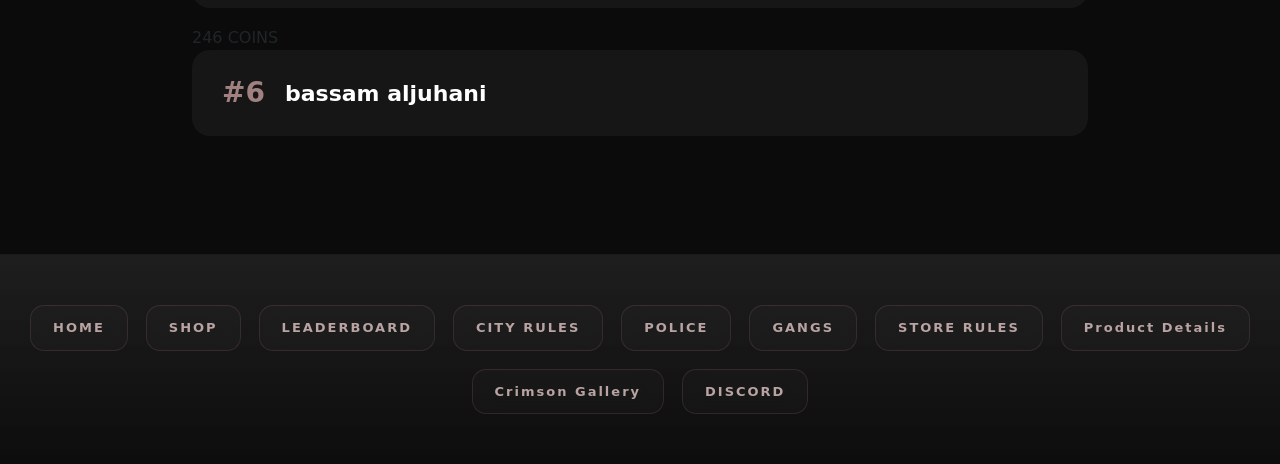
<file: leaderboard.html>
<!DOCTYPE html>
<html lang="en">

<head>

<meta charset="UTF-8">
<meta name="viewport" content="width=device-width, initial-scale=1.0">

<title>CRIMSON | Leaderboard</title>

<link rel="stylesheet" href="style.css">
<link rel="stylesheet" href="css.css">

<link href="https://cdn.jsdelivr.net/npm/bootstrap@5.3.2/dist/css/bootstrap.min.css" rel="stylesheet">

<link rel="stylesheet" href="https://cdnjs.cloudflare.com/ajax/libs/font-awesome/6.5.0/css/all.min.css">

</head>

<body>


<!-- NAVBAR -->

<nav class="navbar navbar-expand-lg">

<div class="container">

<a class="navbar-brand logo" href="index.html">
<img src="pc.png" class="img-_-logo">
</a>

<ul class="navbar-nav ms-auto align-items-center">

<li class="nav-item">
<a class="nav-link nav-btn" href="index.html">Home</a>
</li>

<li class="nav-item">
<a class="nav-link nav-btn" href="shop.html">Our Shop</a>
</li>

<li class="nav-item">
<a class="nav-link nav-btn" href="product.html">Product Details</a>
</li>
<li class="nav-item">
<a class="nav-link nav-btn" href="leaderboard.html">Leaderboard</a>
</li>


</ul>

</div>

</nav>



<!-- HERO -->

<section class="hero text-center reveal">

<div class="container">

<h1>CRIMSON LEADERBOARD</h1>

<p>     أفضل اللاعبين والعصابات والأثرياء في مدينة CRIMSON
.</p>

</div>

</section>

<!-- CATEGORY TABS -->

<section class="tabs-section reveal">

    <div class="category-tabs">

        <button class="category-btn active"
                onclick="showBoard('players',this)">
            PLAYERS
        </button>

        <button class="category-btn"
                onclick="showBoard('gangs',this)">
            GANGS
        </button>

    </div>

</section>

<!-- PLAYERS -->

<div id="players" class="leaderboard-content">

<section class="leaderboard reveal">

    <h1 class="leader-title">
        🏆 TOP 6     PLAYERS PLAY TIME
    </h1>

    <!-- TOP 3 -->

    <div class="podium">

        <div class="podium-card second">
            <div class="rank">#2</div>
            <h3>JON </h3>
            <span>288 COINS</span>
        </div>

        <div class="podium-card first">
            <div class="crown">♛</div>
            <div class="rank">#1</div>
            <h3>Turki Alharbi</h3>
            <span>308 COINS</span>
        </div>




        <div class="podium-card third">
            <div class="rank">#3</div>
            <h3>Ethan </h3>
            <span>273 COINS</span>
        </div>

    </div>


    <!-- TOP 4-10 -->

    <div class="leader-list">
             <span>273 COINS</span>

        <div class="leader-item">
        
            <span>#4</span> Abdullah Alharbi
        </div>

             <span>264 COINS</span>

        <div class="leader-item">
            <span>#5</span>Mohammed alharbi
        </div>
            <span>246 COINS</span>

        <div class="leader-item">
            <span>#6</span>bassam aljuhani
        </div>


    </div>

</section>

</div>


<!-- GANGS -->

<div id="gangs"
     class="leaderboard-content"
     style="display:none;">

<section class="leaderboard reveal reveal">

    <h1 class="leader-title">
        ♛ TOP 3 GANGS
    </h1>

    <div class="podium">

        <div class="podium-card second">
            <div class="rank">#2</div>
            <h3>Death </h3>
            <h3> Row </h3>
            <span>
</span>
        </div>

        <div class="podium-card first">
            <div class="crown">♛</div>
            <div class="rank">#1</div>
            <h3>Bloodz</h3>
            <span></span>
        </div>

        <div class="podium-card third">
            <div class="rank">#3</div>
            <h3>Scrap</h3>
            <span> </span>
        </div>

    </div>

</section>

</div>

<script>

function showBoard(id,btn){

    document.querySelectorAll(
        '.leaderboard-content'
    ).forEach(el=>{
        el.style.display='none';
    });

    document.getElementById(id)
    .style.display='block';

    document.querySelectorAll(
        '.category-btn'
    ).forEach(el=>{
        el.classList.remove('active');
    });

    btn.classList.add('active');
}

</script>

 <div class="footer-links">

    <a href="index.html">HOME</a>

    <a href="shop.html">SHOP</a>

    <a href="leaderboard.html">LEADERBOARD</a>

    <a href="crules.html">CITY RULES</a>

    <a href="prules.html">POLICE</a>

    <a href="gtules.html">GANGS</a>

    <a href="srules.html">STORE RULES</a>

    <a href="product.html">Product Details</a>
    
    <a href="gallery.html">Crimson Gallery</a>

    <a href="https://discord.gg/cmzrp" target="_blank">
        DISCORD
    </a>

</div>
<script>
    const observer = new IntersectionObserver(
entries=>{
entries.forEach(entry=>{
if(entry.isIntersecting){
entry.target.classList.add("show");
}
});
});

document.querySelectorAll(".reveal")
.forEach(el=>observer.observe(el));
</script>
<script>

const reveals =
document.querySelectorAll('.reveal');

function revealElements(){

    reveals.forEach(el=>{

        const top =
        el.getBoundingClientRect().top;

        const trigger =
        window.innerHeight - 100;

        if(top < trigger){

            el.classList.add('active');

        }

    });

}

window.addEventListener(
    'scroll',
    revealElements
);

window.addEventListener(
    'load',
    revealElements
);

</script>
</body>
</html>
</file>
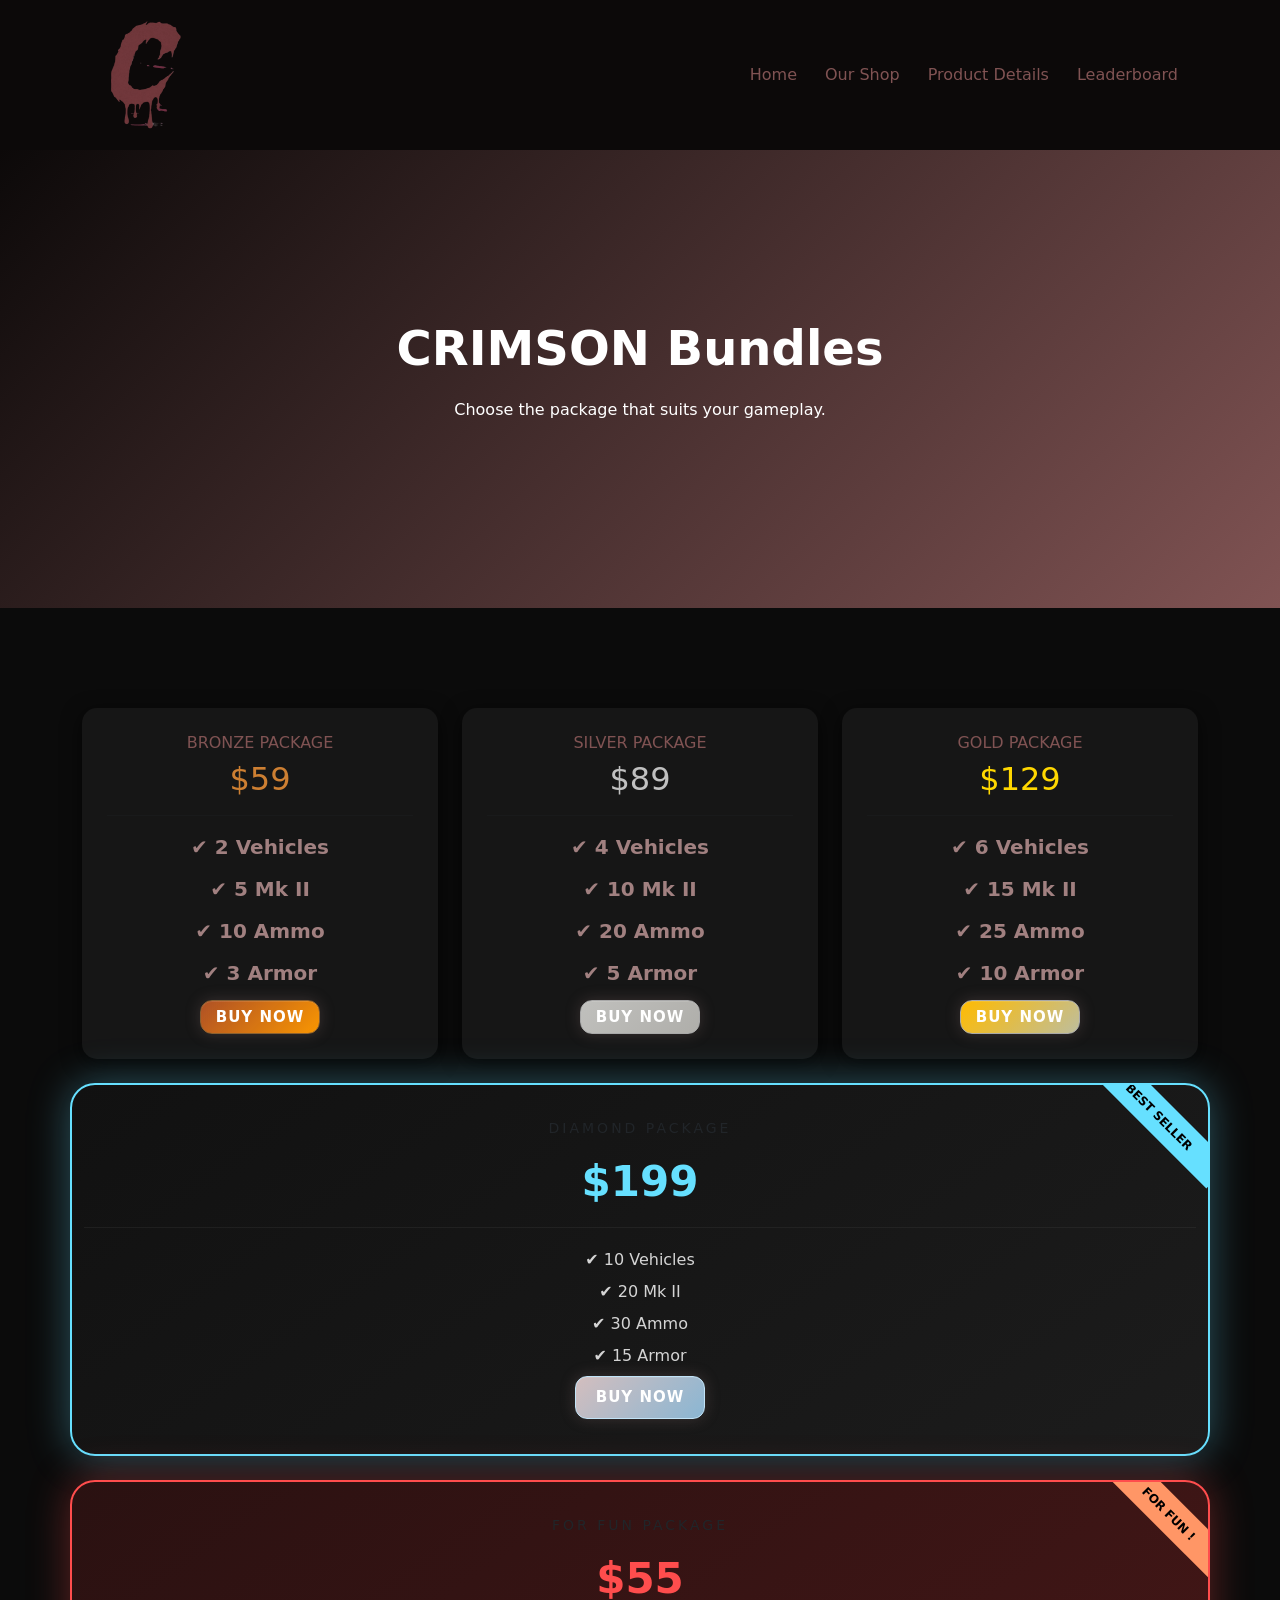
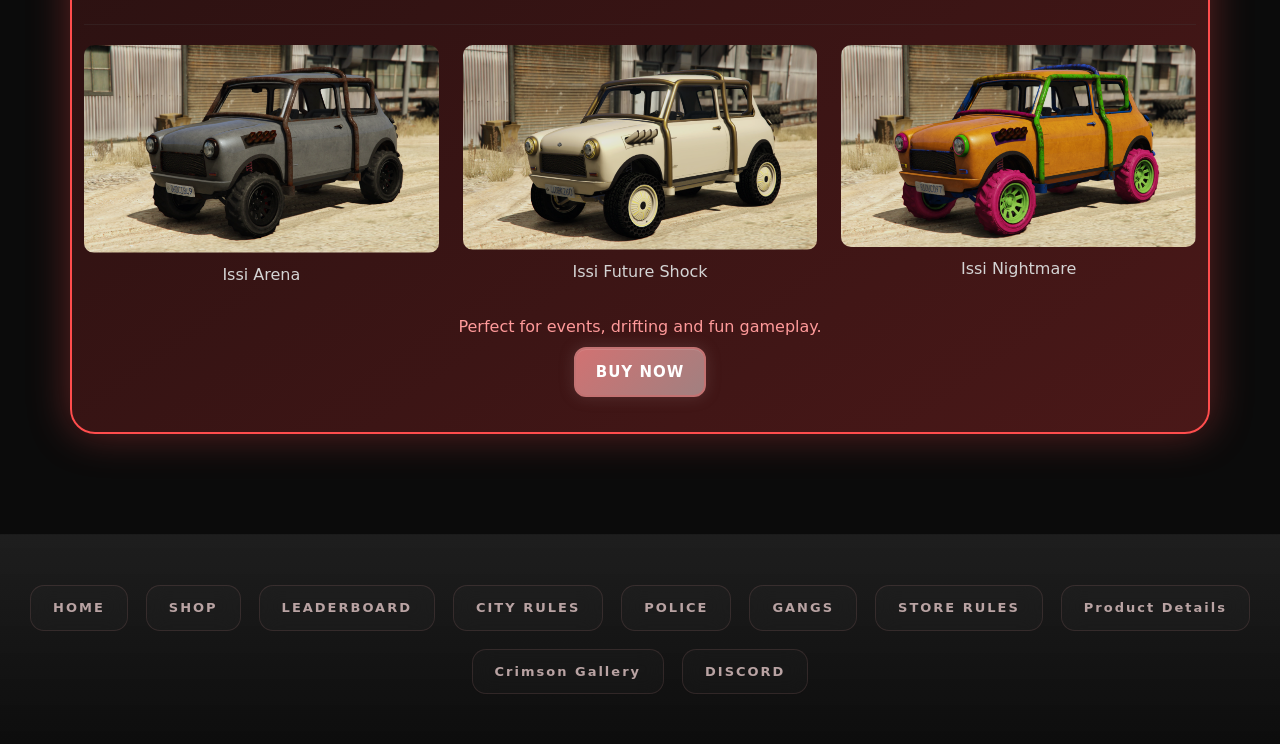
<file: product.html>
<!DOCTYPE html>
<html lang="en">

<head>

<meta charset="UTF-8">
<meta name="viewport" content="width=device-width, initial-scale=1.0">

<title>Product Details</title>

<link rel="stylesheet" href="style.css">
<link rel="stylesheet" href="css.css">

<link href="https://cdn.jsdelivr.net/npm/bootstrap@5.3.2/dist/css/bootstrap.min.css" rel="stylesheet">

</head>

<body>

<nav class="navbar navbar-expand-lg">

<div class="container">

<a class="navbar-brand logo" href="index.html">
<img src="pc.png" class="img-_-logo">
</a>

<ul class="navbar-nav ms-auto align-items-center">

<li class="nav-item"><a class="nav-link nav-btn" href="index.html">Home</a></li>
<li class="nav-item">
<a class="nav-link nav-btn" href="shop.html">Our Shop</a>
</li>

<li class="nav-item">
<a class="nav-link nav-btn" href="product.html">Product Details</a>
</li>
<li class="nav-item">
<a class="nav-link nav-btn" href="leaderboard.html">Leaderboard</a>
</li>

</ul>

</div>

</nav>

<section class="hero text-center reveal">

<div class="container">

<h1>CRIMSON Bundles</h1>

<p>Choose the package that suits your gameplay.</p>

</div>

</section>

<section class="trending reveal">

<div class="container">

<div class="row g-4">

<!-- BRONZE -->

<div class="col-lg-4">
<div class="game-card">

<h6>BRONZE PACKAGE</h6>

<h2 style="color:#cd7f32;">$59</h2>

<hr>

<p>✔ 2 Vehicles</p>
<p>✔ 5 Mk II</p>
<p>✔ 10 Ammo</p>
<p>✔ 3 Armor</p>

<button class="buy-btn5" onclick="openBuyModal()">
    BUY NOW
</button>
</div>
</div>

<!-- SILVER -->

<div class="col-lg-4">
<div class="game-card">

<h6>SILVER PACKAGE</h6>

<h2 style="color:#c0c0c0;">$89</h2>

<hr>

<p>✔ 4 Vehicles</p>
<p>✔ 10 Mk II</p>
<p>✔ 20 Ammo</p>
<p>✔ 5 Armor</p>

<button class="buy-btn4" onclick="openBuyModal()">
    BUY NOW
</button>

</div>
</div>

<!-- GOLD -->

<div class="col-lg-4">
<div class="game-card">

<h6>GOLD PACKAGE</h6>

<h2 style="color:#ffd700;">$129</h2>

<hr>

<p>✔ 6 Vehicles</p>
<p>✔ 15 Mk II  </p>
<p>✔ 25 Ammo   </p>
<p>✔ 10 Armor  </p>

<button class="buy-btn3" onclick="openBuyModal()">
    BUY NOW
</button>
</div>
</div>

<!-- DIAMOND -->

<div class="package-card package-diamond">

<div class="package-badge">
BEST SELLER
</div>

<h6>DIAMOND PACKAGE</h6>

<h2 style="color:#66e0ff;">
$199
</h2>

<hr>

<p>✔ 10 Vehicles</p>
<p>✔ 20 Mk II</p>
<p>✔ 30 Ammo</p>
<p>✔ 15 Armor</p>

<button class="buy-btn2" onclick="openBuyModal()">
    BUY NOW
</button>

</div>

<!-- FOR FUN -->

<div class="package-card package-fun">
<div class="package-badge1">
FOR FUN !</div>
<h6>FOR FUN PACKAGE</h6>

<h2 style="color:#ff4d4d;">
$55
</h2>

<hr>

<div class="row">

<div class="col-4">
<img src="Isse Arena .png"
style="width:100%;border-radius:10px;">
<p style="margin-top:10px;">
Issi Arena
</p>
</div>

<div class="col-4">
<img src="Isse Future Shock.png"
style="width:100%;border-radius:10px;">
<p style="margin-top:10px;">
Issi Future Shock
</p>
</div>

<div class="col-4">
<img src="Isse nightmare.png"
style="width:100%;border-radius:10px;">
<p style="margin-top:10px;">
Issi Nightmare
</p>
</div>

</div>

<p style="color:#ff9a9a;margin-top:20px;">
Perfect for events, drifting and fun gameplay.
</p>

<button class="buy-btn1" onclick="openBuyModal()">
    BUY NOW
</button>

</div>

</div>

</div>

</section>

<!-- BUY POPUP -->

<div class="buy-modal" id="buyModal">

    <div class="buy-box">

        <h2>شراء المنتج</h2>

        <p>
            لإتمام عملية شراء هذا المنتج يرجى فتح تذكرة في ديسكورد كريمسون.
        </p>

        <a href="https://discord.gg/example"
           target="_blank"
           class="ticket-btn">
            اضغط هنا لفتح تذكرة
        </a>

        <button class="cancel-btn"
                onclick="closeBuyModal()">
            إلغاء
        </button>

    </div>

</div>


<script>
function openBuyModal(){
    document.getElementById("buyModal").style.display = "flex";
}

function closeBuyModal(){
    document.getElementById("buyModal").style.display = "none";
}
</script>
 <div class="footer-links">

    <a href="index.html">HOME</a>

    <a href="shop.html">SHOP</a>

    <a href="leaderboard.html">LEADERBOARD</a>

    <a href="crules.html">CITY RULES</a>

    <a href="prules.html">POLICE</a>

    <a href="gtules.html">GANGS</a>

    <a href="srules.html">STORE RULES</a>

    <a href="product.html">Product Details</a>
    
    <a href="gallery.html">Crimson Gallery</a>

    <a href="https://discord.gg/cmzrp" target="_blank">
        DISCORD
    </a>

</div>
<script>
    const observer = new IntersectionObserver(
entries=>{
entries.forEach(entry=>{
if(entry.isIntersecting){
entry.target.classList.add("show");
}
});
});

document.querySelectorAll(".reveal")
.forEach(el=>observer.observe(el));
</script>
<script>

const reveals =
document.querySelectorAll('.reveal');

function revealElements(){

    reveals.forEach(el=>{

        const top =
        el.getBoundingClientRect().top;

        const trigger =
        window.innerHeight - 100;

        if(top < trigger){

            el.classList.add('active');

        }

    });

}

window.addEventListener(
    'scroll',
    revealElements
);

window.addEventListener(
    'load',
    revealElements
);

</script>
</body>
</html>
</file>
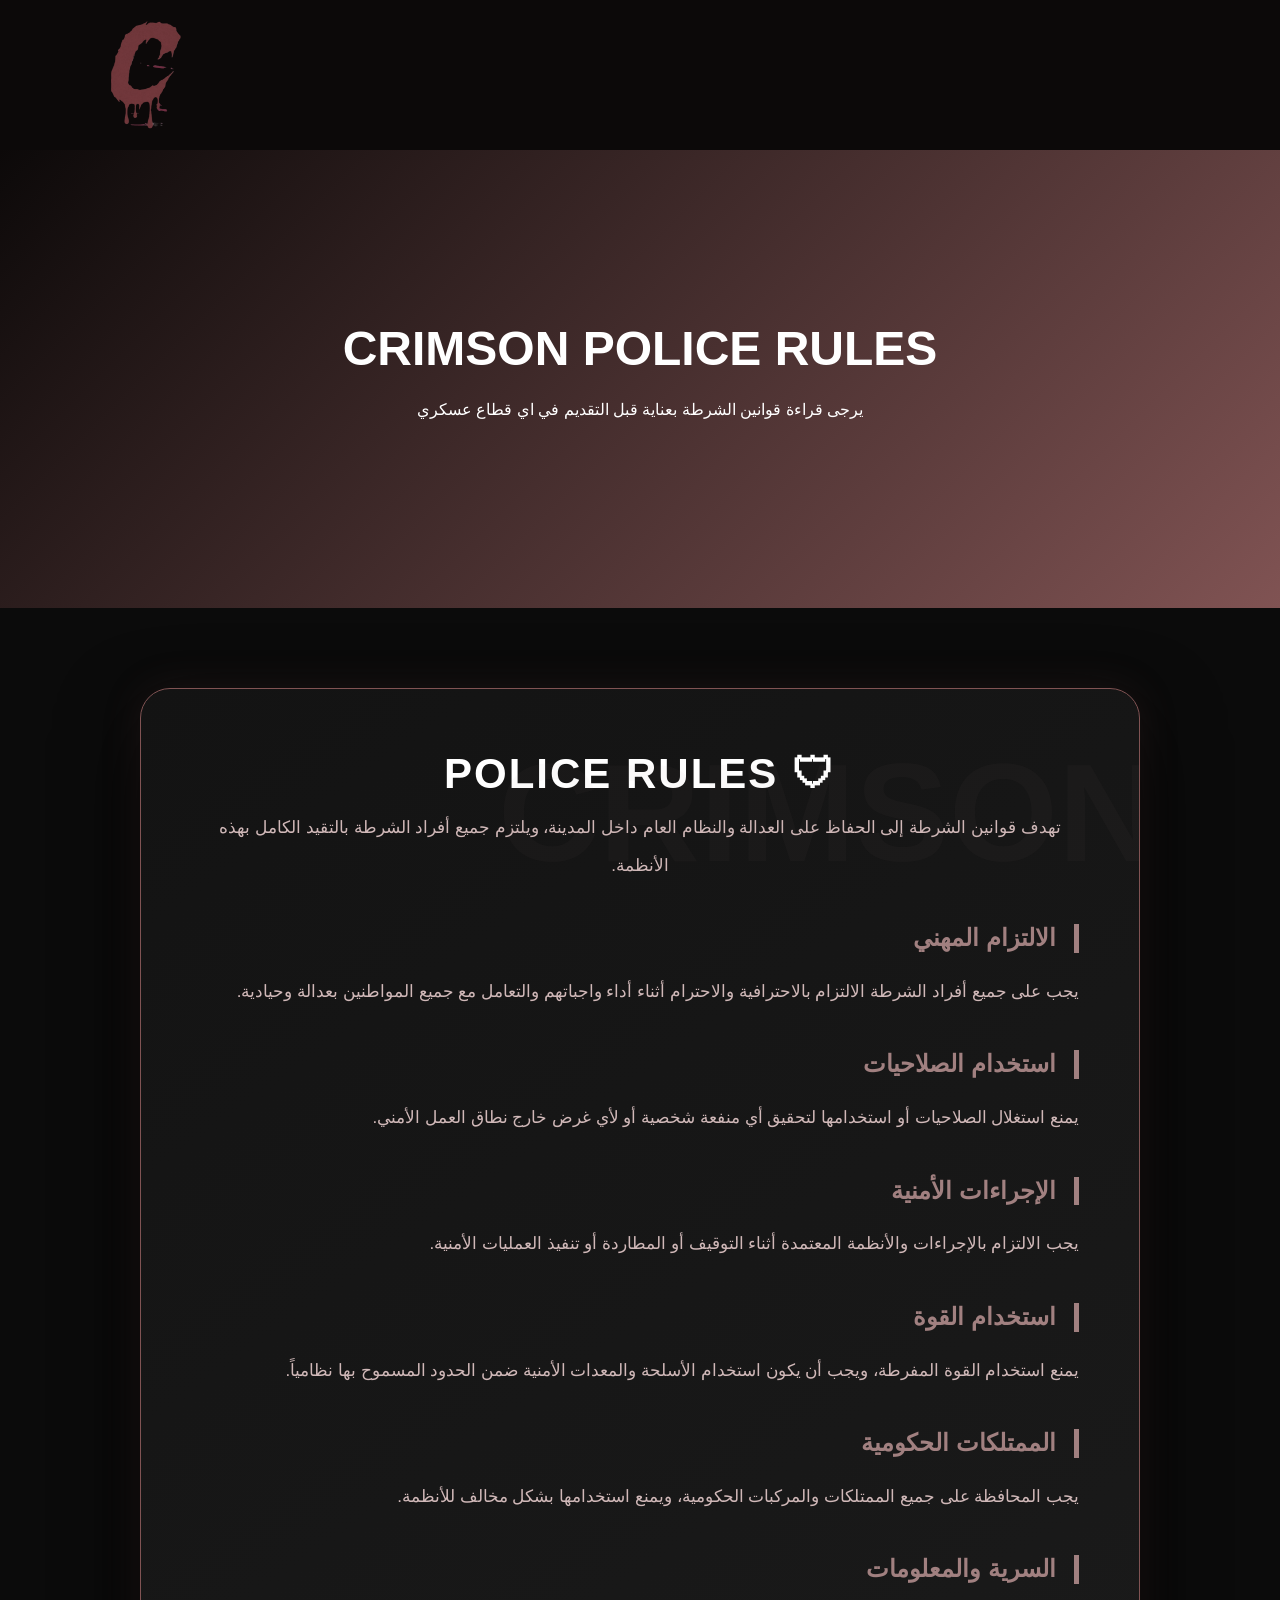
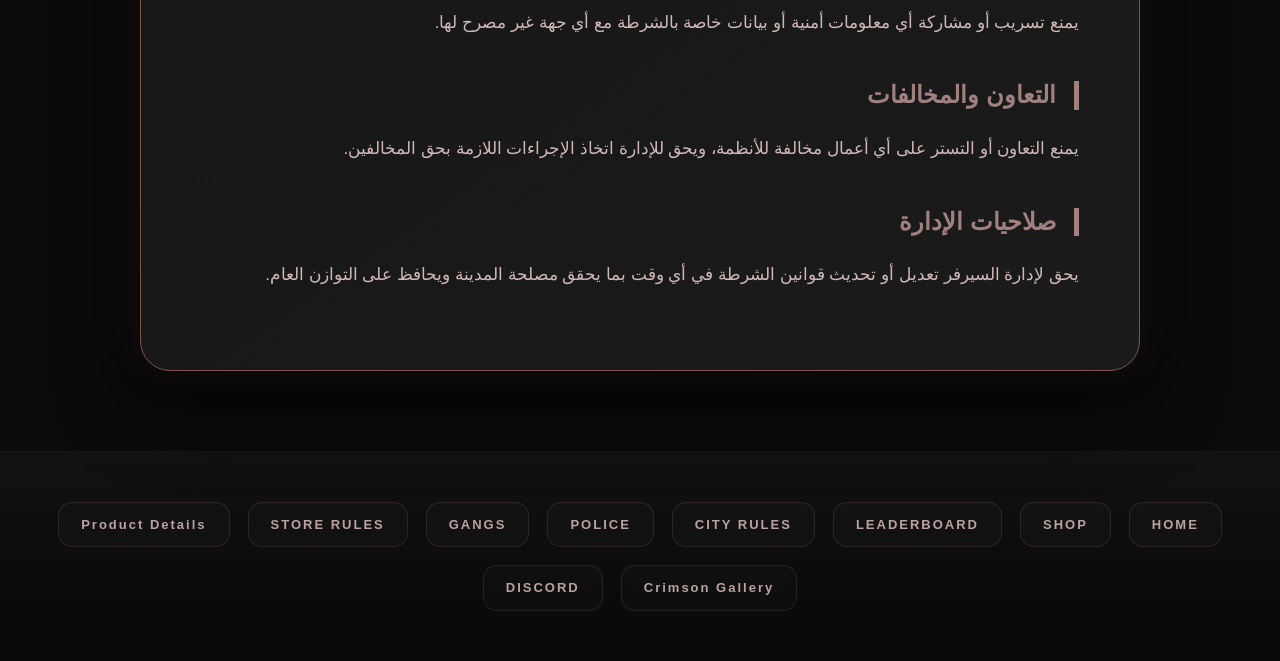
<file: prules.html>
<!DOCTYPE html>
<html lang="ar" dir="rtl">

<head>

<meta charset="UTF-8">
<meta name="viewport" content="width=device-width, initial-scale=1.0">

<title>CRIMSON CFW | Rules</title>

<link rel="stylesheet" href="style.css">
<link rel="stylesheet" href="css.css">

<link href="https://cdn.jsdelivr.net/npm/bootstrap@5.3.2/dist/css/bootstrap.min.css" rel="stylesheet">

<style>

html,body{
margin:0 ;
padding:0;
background:#0b0b0b;
font-family:Arial;
color:#0b0b0b;
}

.navbar .container{
    direction:ltr;
}

.navbar-nav{
    direction:rtl;
}
</style>
</head>

<body>

<!-- NAVBAR -->

<nav class="navbar navbar-expand-lg">

<div class="container">

<a class="navbar-brand logo" href="index.html">
<img src="pc.png" class="img-_-logo">
</a>

<ul class="navbar-nav ms-auto align-items-center">


</ul>

</div>

</nav>

<!-- HERO -->

<section class="hero text-center reveal">

<div class="container">

<h1>CRIMSON POLICE RULES</h1>
<p>يرجى قراءة قوانين الشرطة بعناية قبل التقديم في اي قطاع عسكري </p>
</div>

</section>

<!-- RULES -->


<div >

<div >

<div class="policy-container">

<h1>🛡 POLICE RULES</h1>

    <p class="highlight">
        تهدف قوانين الشرطة إلى الحفاظ على العدالة والنظام العام داخل المدينة، ويلتزم جميع أفراد الشرطة بالتقيد الكامل بهذه الأنظمة.
    </p>

    <h2>الالتزام المهني</h2>
    <p>
        يجب على جميع أفراد الشرطة الالتزام بالاحترافية والاحترام أثناء أداء واجباتهم والتعامل مع جميع المواطنين بعدالة وحيادية.
    </p>

    <h2>استخدام الصلاحيات</h2>
    <p>
        يمنع استغلال الصلاحيات أو استخدامها لتحقيق أي منفعة شخصية أو لأي غرض خارج نطاق العمل الأمني.
    </p>

    <h2>الإجراءات الأمنية</h2>
    <p>
        يجب الالتزام بالإجراءات والأنظمة المعتمدة أثناء التوقيف أو المطاردة أو تنفيذ العمليات الأمنية.
    </p>

    <h2>استخدام القوة</h2>
    <p>
        يمنع استخدام القوة المفرطة، ويجب أن يكون استخدام الأسلحة والمعدات الأمنية ضمن الحدود المسموح بها نظامياً.
    </p>

    <h2>الممتلكات الحكومية</h2>
    <p>
        يجب المحافظة على جميع الممتلكات والمركبات الحكومية، ويمنع استخدامها بشكل مخالف للأنظمة.
    </p>

    <h2>السرية والمعلومات</h2>
    <p>
        يمنع تسريب أو مشاركة أي معلومات أمنية أو بيانات خاصة بالشرطة مع أي جهة غير مصرح لها.
    </p>

    <h2>التعاون والمخالفات</h2>
    <p>
        يمنع التعاون أو التستر على أي أعمال مخالفة للأنظمة، ويحق للإدارة اتخاذ الإجراءات اللازمة بحق المخالفين.
    </p>

    <h2>صلاحيات الإدارة</h2>
    <p>
        يحق لإدارة السيرفر تعديل أو تحديث قوانين الشرطة في أي وقت بما يحقق مصلحة المدينة ويحافظ على التوازن العام.
    </p>

</div>

</div>

</div>
 <div class="footer-links">

    <a href="index.html">HOME</a>

    <a href="shop.html">SHOP</a>

    <a href="leaderboard.html">LEADERBOARD</a>

    <a href="crules.html">CITY RULES</a>

    <a href="prules.html">POLICE</a>

    <a href="gtules.html">GANGS</a>

    <a href="srules.html">STORE RULES</a>

    <a href="product.html">Product Details</a>
    
    <a href="gallery.html">Crimson Gallery</a>

    <a href="https://discord.gg/cmzrp" target="_blank">
        DISCORD
    </a>



</div>
<script>
    const observer = new IntersectionObserver(
entries=>{
entries.forEach(entry=>{
if(entry.isIntersecting){
entry.target.classList.add("show");
}
});
});

document.querySelectorAll(".reveal")
.forEach(el=>observer.observe(el));
</script>
<script>

const reveals =
document.querySelectorAll('.reveal');

function revealElements(){

    reveals.forEach(el=>{

        const top =
        el.getBoundingClientRect().top;

        const trigger =
        window.innerHeight - 100;

        if(top < trigger){

            el.classList.add('active');

        }

    });

}

window.addEventListener(
    'scroll',
    revealElements
);

window.addEventListener(
    'load',
    revealElements
);

</script>
</body>
</html>
</file>
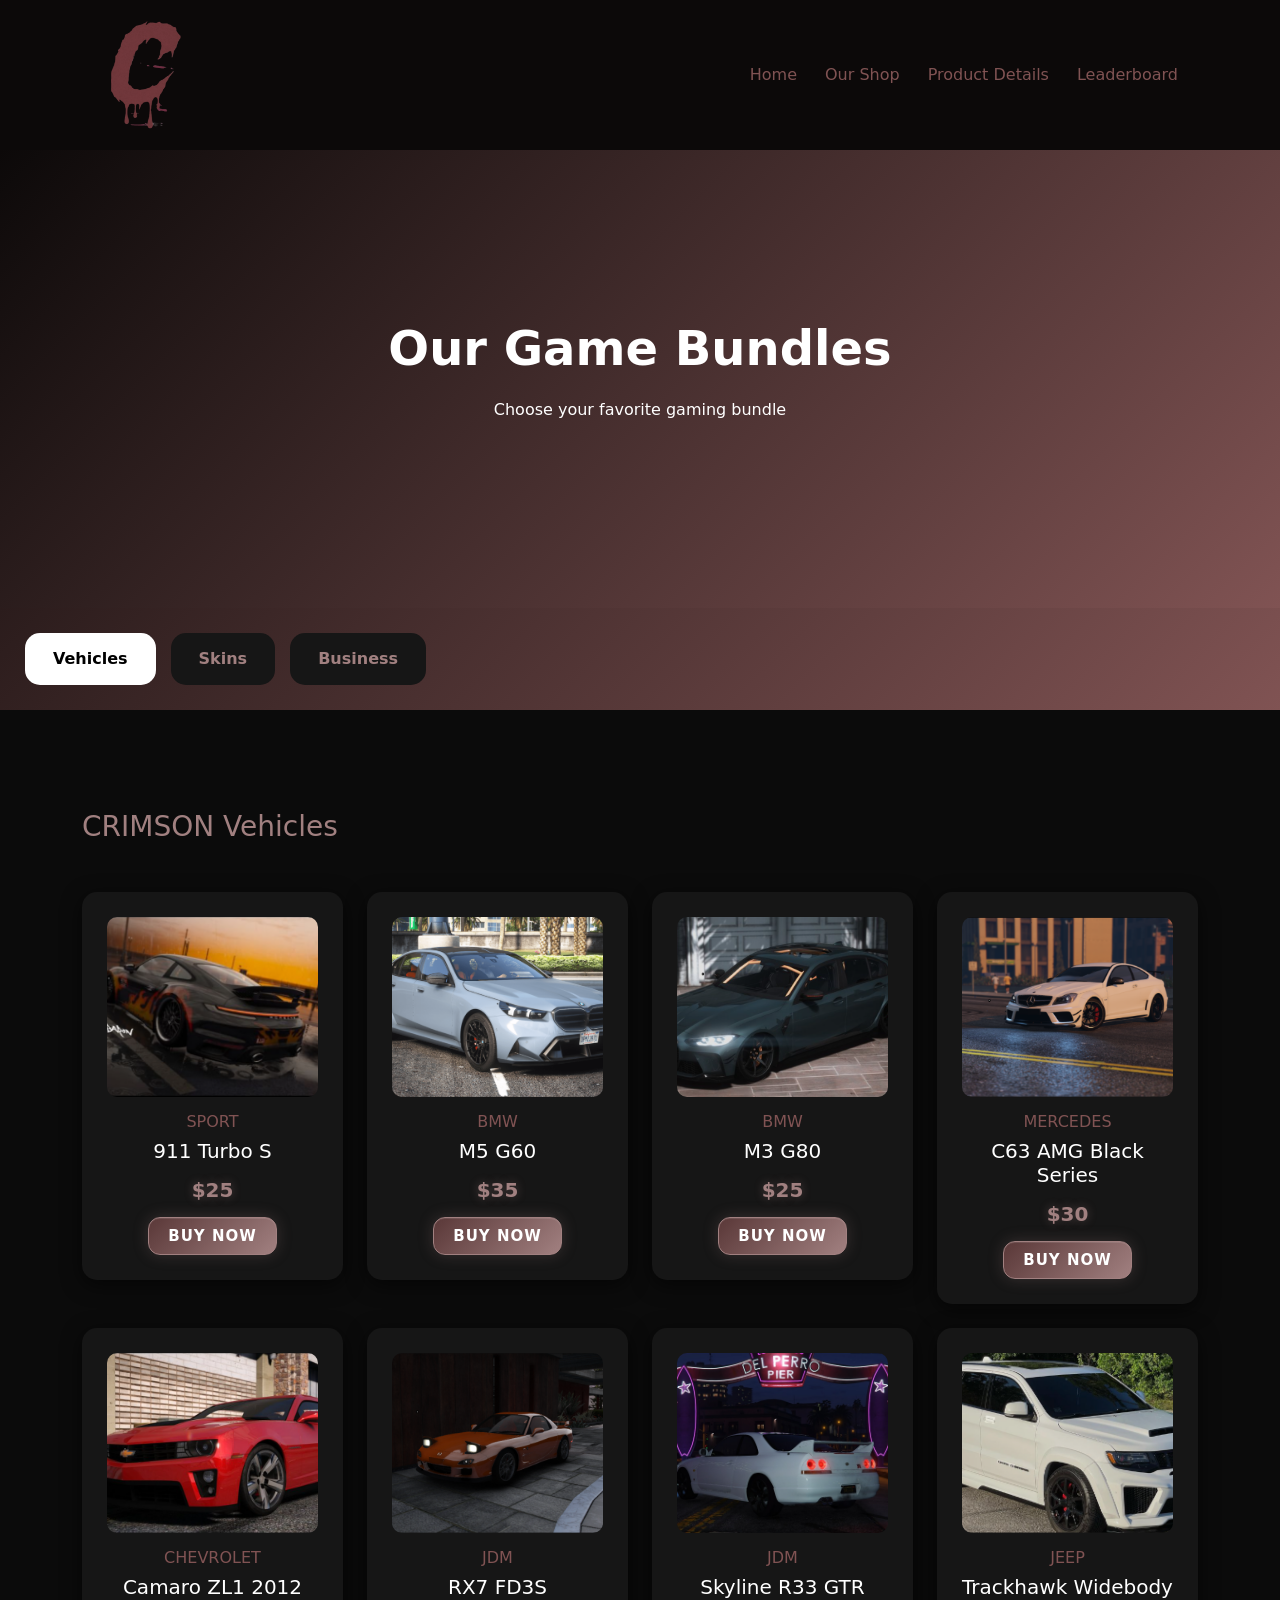
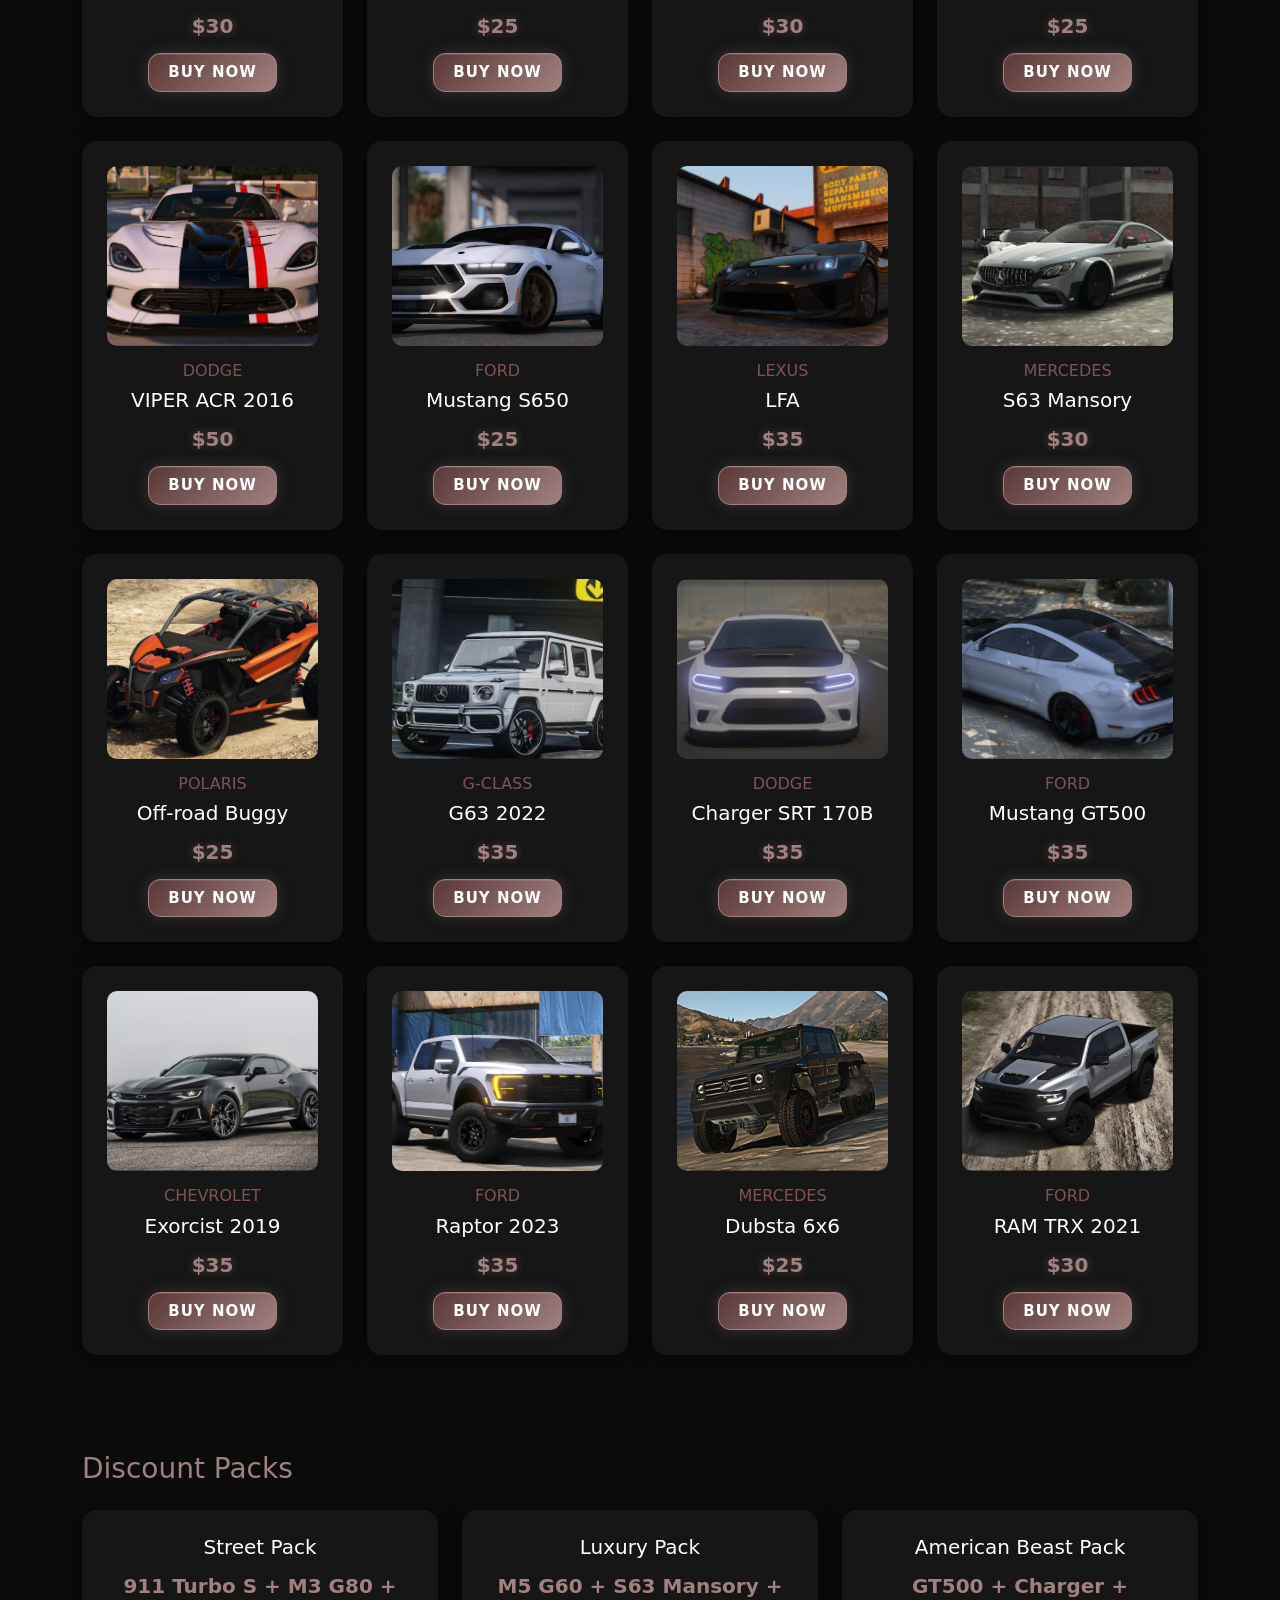
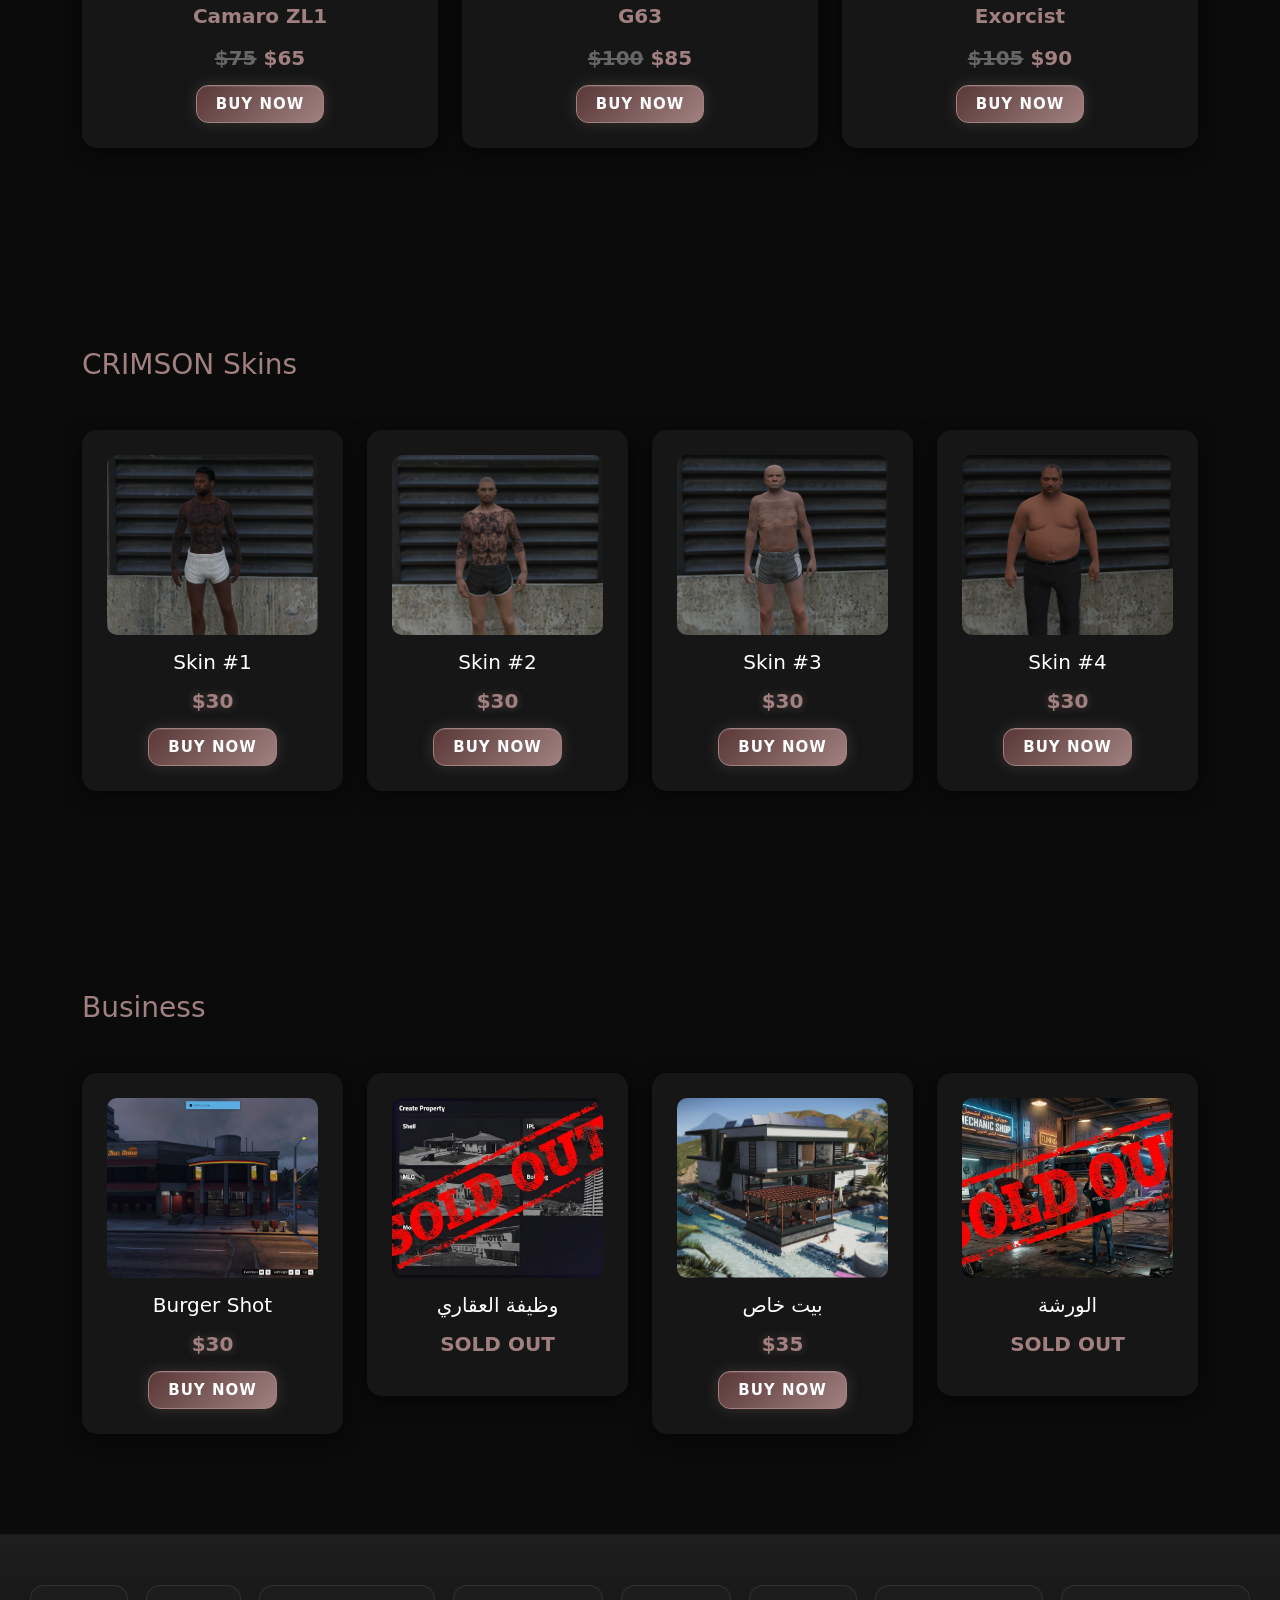
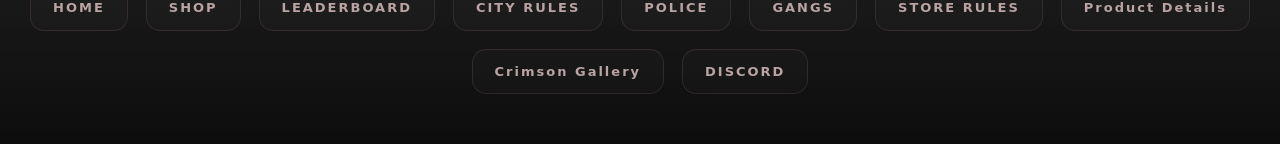
<file: shop.html>
<!DOCTYPE html>
<html lang="en">

<head>

<meta charset="UTF-8">
<meta name="viewport" content="width=device-width, initial-scale=1.0">

<title>Our Shop</title>

<link rel="stylesheet" href="style.css">
<link rel="stylesheet" href="css.css">

<link href="https://cdn.jsdelivr.net/npm/bootstrap@5.3.2/dist/css/bootstrap.min.css" rel="stylesheet">

</head>

<body>

<nav class="navbar navbar-expand-lg">

<div class="container">

<a class="navbar-brand logo" href="index.html">
<img src="pc.png" class="img-_-logo">
</a>

<ul class="navbar-nav ms-auto align-items-center">

<li class="nav-item"><a class="nav-link nav-btn" href="index.html">Home</a></li>
<li class="nav-item">
<a class="nav-link nav-btn" href="shop.html">Our Shop</a>
</li>

<li class="nav-item">
<a class="nav-link nav-btn" href="product.html">Product Details</a>
</li>

<li class="nav-item">
<a class="nav-link nav-btn" href="leaderboard.html">Leaderboard</a>
</li>

</div>

</nav>

<section class="hero text-center">

<div class="container">

<h1>Our Game Bundles</h1>
<p>Choose your favorite gaming bundle</p>

</div>

</section>
<!-- CATEGORY TABS -->

<div class="category-tabs">

<a href="#vehicles" class="category-btn active">
Vehicles
</a>

<a href="#skins" class="category-btn">
Skins
</a>

<a href="#business" class="category-btn">
Business
</a>

</div>



<section class="trending" id="vehicles">



<!-- السيارات -->

<div class="container">

<h3 class="trend-title mb-5">CRIMSON Vehicles</h3>

<div class="row g-4">

<div class="col-lg-3"><div class="game-card">
<img src="911 Turbo S.png">
<h6>SPORT</h6><h5>911 Turbo S</h5><p class="price">$25</p>
<button class="buy-btn" onclick="openBuyModal()">
    BUY NOW
</button>
</div></div>

<div class="col-lg-3"><div class="game-card">
<img src="M5 G60.png">
<h6>BMW</h6><h5>M5 G60</h5><p class="price">$35</p>
<button class="buy-btn" onclick="openBuyModal()">
    BUY NOW
</button>
</div></div>

<div class="col-lg-3"><div class="game-card">
<img src="M3 G80.png">
<h6>BMW</h6><h5>M3 G80</h5><p class="price">$25</p>
<button class="buy-btn" onclick="openBuyModal()">
    BUY NOW
</button>
</div></div>

<div class="col-lg-3"><div class="game-card">
<img src="C63 AMG Black Series .png">
<h6>MERCEDES</h6><h5>C63 AMG Black Series</h5><p class="price">$30</p>
<button class="buy-btn" onclick="openBuyModal()">
    BUY NOW
</button>
</div></div>

<div class="col-lg-3"><div class="game-card">
<img src="Camaro ZL1 2012.png">
<h6>CHEVROLET</h6><h5>Camaro ZL1 2012</h5><p class="price">$30</p>
<button class="buy-btn" onclick="openBuyModal()">
    BUY NOW
</button>
</div></div>

<div class="col-lg-3"><div class="game-card">
<img src="rx7 fd3s.png">
<h6>JDM</h6><h5>RX7 FD3S</h5><p class="price">$25</p>
<button class="buy-btn" onclick="openBuyModal()">
    BUY NOW
</button>
</div></div>

<div class="col-lg-3"><div class="game-card">
<img src="Skyline R33 GTR.png">
<h6>JDM</h6><h5>Skyline R33 GTR</h5><p class="price">$30</p>
<button class="buy-btn" onclick="openBuyModal()">
    BUY NOW
</button>
</div></div>

<div class="col-lg-3"><div class="game-card">
<img src="Jeep Trackhawk Widebody .png">
<h6>JEEP</h6><h5>Trackhawk Widebody</h5><p class="price">$25</p>
<button class="buy-btn" onclick="openBuyModal()">
    BUY NOW
</button>
</div></div>

<div class="col-lg-3"><div class="game-card">
<img src="VIPER ACR 2016.png">
<h6>DODGE</h6><h5>VIPER ACR 2016</h5><p class="price">$50</p>
<button class="buy-btn" onclick="openBuyModal()">
    BUY NOW
</button>
</div></div>

<div class="col-lg-3"><div class="game-card">
<img src="Ford Mustang S650.png">
<h6>FORD</h6><h5>Mustang S650</h5><p class="price">$25</p>
<button class="buy-btn" onclick="openBuyModal()">
    BUY NOW
</button>
</div></div>

<div class="col-lg-3"><div class="game-card">
<img src="LFA .png">
<h6>LEXUS</h6><h5>LFA</h5><p class="price">$35</p>
<button class="buy-btn" onclick="openBuyModal()">
    BUY NOW
</button>
</div></div>

<div class="col-lg-3"><div class="game-card">
<img src="S63 Mansory 2018 .png">
<h6>MERCEDES</h6><h5>S63 Mansory</h5><p class="price">$30</p>
<button class="buy-btn" onclick="openBuyModal()">
    BUY NOW
</button>
</div></div>

<div class="col-lg-3"><div class="game-card">
<img src="out law.png">
<h6>POLARIS</h6><h5> Off-road Buggy</h5><p class="price">$25</p>
<button class="buy-btn" onclick="openBuyModal()">
    BUY NOW
</button>
</div></div>


<div class="col-lg-3"><div class="game-card">
<img src="G63 2022.png">
<h6>G-CLASS</h6><h5>G63 2022</h5><p class="price">$35</p>
<button class="buy-btn" onclick="openBuyModal()">
    BUY NOW
</button>
</div></div>

<div class="col-lg-3"><div class="game-card">
<img src="charger srt 170b.png">
<h6>DODGE</h6><h5>Charger SRT 170B</h5><p class="price">$35</p>
<button class="buy-btn" onclick="openBuyModal()">
    BUY NOW
</button>
</div></div>

<div class="col-lg-3"><div class="game-card">
<img src="musteng gt500 2019.png">
<h6>FORD</h6><h5>Mustang GT500</h5><p class="price">$35</p>
<button class="buy-btn" onclick="openBuyModal()">
    BUY NOW
</button>
</div></div>

<div class="col-lg-3"><div class="game-card">
<img src="Exorcist 2019.png">
<h6>CHEVROLET</h6><h5>Exorcist 2019</h5><p class="price">$35</p>
<button class="buy-btn" onclick="openBuyModal()">
    BUY NOW
</button>
</div></div>

<div class="col-lg-3"><div class="game-card">
<img src="Raptor 2023.png">
<h6>FORD</h6><h5>Raptor 2023</h5><p class="price">$35</p>
<button class="buy-btn" onclick="openBuyModal()">
    BUY NOW
</button>
</div></div>

<div class="col-lg-3"><div class="game-card">
<img src="Dubsta 6x6.png">
<h6>MERCEDES</h6><h5>Dubsta 6x6</h5><p class="price">$25</p>
<button class="buy-btn" onclick="openBuyModal()">
    BUY NOW
</button>
</div></div>

<div class="col-lg-3"><div class="game-card">
<img src="ram trx 2021.png">
<h6>FORD</h6><h5>RAM TRX 2021</h5><p class="price">$30</p>
<button class="buy-btn" onclick="openBuyModal()">
    BUY NOW
</button>
</div></div>

</div>

<hr class="my-5">

<h3 class="trend-title mb-4">Discount Packs</h3>

<div class="row g-4">

<div class="col-lg-4">
<div class="game-card">
<h5>Street Pack</h5>
<p>911 Turbo S + M3 G80 + Camaro ZL1</p>
<p class="price1"><del>$75</del> <span style="color:#a18080">$65</span></p>
<button class="buy-btn" onclick="openBuyModal()">
    BUY NOW
</button>
</div>
</div>

<div class="col-lg-4">
<div class="game-card">
<h5>Luxury Pack</h5>
<p>M5 G60 + S63 Mansory + G63</p>
<p class="price1"><del>$100</del> <span style="color:#a18080">$85</span></p>
<button class="buy-btn" onclick="openBuyModal()">
    BUY NOW
</button>
</div>
</div>

<div class="col-lg-4">
<div class="game-card">
<h5>American Beast Pack</h5>
<p>GT500 + Charger + Exorcist</p>
<p class="price1"><del>$105</del> <span style="color:#a18080">$90</span></p>
<button class="buy-btn" onclick="openBuyModal()">
    BUY NOW
</button>
</div>
</div>

</div>

</div>

</section>


<section class="trending" id="skins">

<div class="container">

<h3 class="trend-title mb-5">CRIMSON Skins</h3>

<div class="row g-4">

    <div class="col-lg-3 col-md-6">
        <div class="game-card">
            <img src="skn1.png">
            <h5>Skin #1</h5>
            <p class="price">$30</p>
            <button class="buy-btn" onclick="openBuyModal()">
    BUY NOW
</button>
        </div>
    </div>

    <div class="col-lg-3 col-md-6">
        <div class="game-card">
            <img src="skn2.png">
            <h5>Skin #2</h5>
            <p class="price">$30</p>
            <button class="buy-btn" onclick="openBuyModal()">
    BUY NOW
</button>
        </div>
    </div>

    <div class="col-lg-3 col-md-6">
        <div class="game-card">
            <img src="skn3.png">
            <h5>Skin #3</h5>
            <p class="price">$30</p>
            <button class="buy-btn" onclick="openBuyModal()">
    BUY NOW
</button>
        </div>
    </div>

    <div class="col-lg-3 col-md-6">
        <div class="game-card">
            <img src="skn4.png">
            <h5>Skin #4</h5>
            <p class="price">$30</p>
            <button class="buy-btn" onclick="openBuyModal()">
    BUY NOW
</button>
        </div>
    </div>

</div>

</div>

</section>




<section class="trending" id="business">

    <div class="container">

        <h3 class="trend-title mb-5">Business</h3>

        <div class="row g-4">

            <div class="col-lg-3 col-md-6">
                <div class="game-card">
                    <img src="BURGER SHOT.png">
                    <h5>Burger Shot</h5>
                    <p class="price">$30</p>
                    <button class="buy-btn" onclick="openBuyModal()">
    BUY NOW
</button>
                </div>
            </div>

            <div class="col-lg-3 col-md-6">
                <div class="game-card">
                    <img src="العقاري SOLD OUT .png">
                    <h5>وظيفة العقاري</h5>
                    <p class="priceS">SOLD OUT</p>

                </div>
            </div>
            <div class="col-lg-3 col-md-6">
                <div class="game-card">
                    <img src="بيت خاص.png">
                    <h5> بيت  خاص</h5>
                    <p class="price">$35</p>
                    <button class="buy-btn" onclick="openBuyModal()">
    BUY NOW
</button>
                </div>
            </div>
                        <div class="col-lg-3 col-md-6">
                <div class="game-card">
                    <img src="الورشة  SOLD OUT.png">
                    <h5>الورشة</h5>
                    <p class="priceS">SOLD OUT</p>

                </div>
            </div>
        </div>

    </div>








</section>

<script>
function openBuyModal(){
    document.getElementById("buyModal").style.display = "flex";
}

function closeBuyModal(){
    document.getElementById("buyModal").style.display = "none";
}
</script>


<!-- BUY POPUP -->

<div class="buy-modal" id="buyModal">

    <div class="buy-box">

        <h2>شراء المنتج</h2>

        <p>
            لإتمام عملية شراء هذا المنتج يرجى فتح تذكرة في ديسكورد كريمسون.
        </p>

        <a href="https://discord.com/channels/941814197581381704/1518588421348655305"
           target="_blank"
           class="ticket-btn">
            اضغط هنا لفتح تذكرة
        </a>

        <button class="cancel-btn"
                onclick="closeBuyModal()">
            إلغاء
        </button>

    </div>

</div>
 <div class="footer-links">

    <a href="index.html">HOME</a>

    <a href="shop.html">SHOP</a>

    <a href="leaderboard.html">LEADERBOARD</a>

    <a href="crules.html">CITY RULES</a>

    <a href="prules.html">POLICE</a>

    <a href="gtules.html">GANGS</a>

    <a href="srules.html">STORE RULES</a>

    <a href="product.html">Product Details</a>
    
    <a href="gallery.html">Crimson Gallery</a>

    <a href="https://discord.gg/cmzrp" target="_blank">
        DISCORD
    </a>

</div>

<script>

function openContactModal(){
    document.getElementById(
        "contactModal"
    ).style.display="flex";
}

function closeContactModal(){
    document.getElementById(
        "contactModal"
    ).style.display="none";
}

</script>
<script>
    const observer = new IntersectionObserver(
entries=>{
entries.forEach(entry=>{
if(entry.isIntersecting){
entry.target.classList.add("show");
}
});
});

document.querySelectorAll(".reveal")
.forEach(el=>observer.observe(el));
</script>
<script>

const reveals =
document.querySelectorAll('.reveal');

function revealElements(){

    reveals.forEach(el=>{

        const top =
        el.getBoundingClientRect().top;

        const trigger =
        window.innerHeight - 100;

        if(top < trigger){

            el.classList.add('active');

        }

    });

}

window.addEventListener(
    'scroll',
    revealElements
);

window.addEventListener(
    'load',
    revealElements
);

</script>

</body>
</html>
</file>
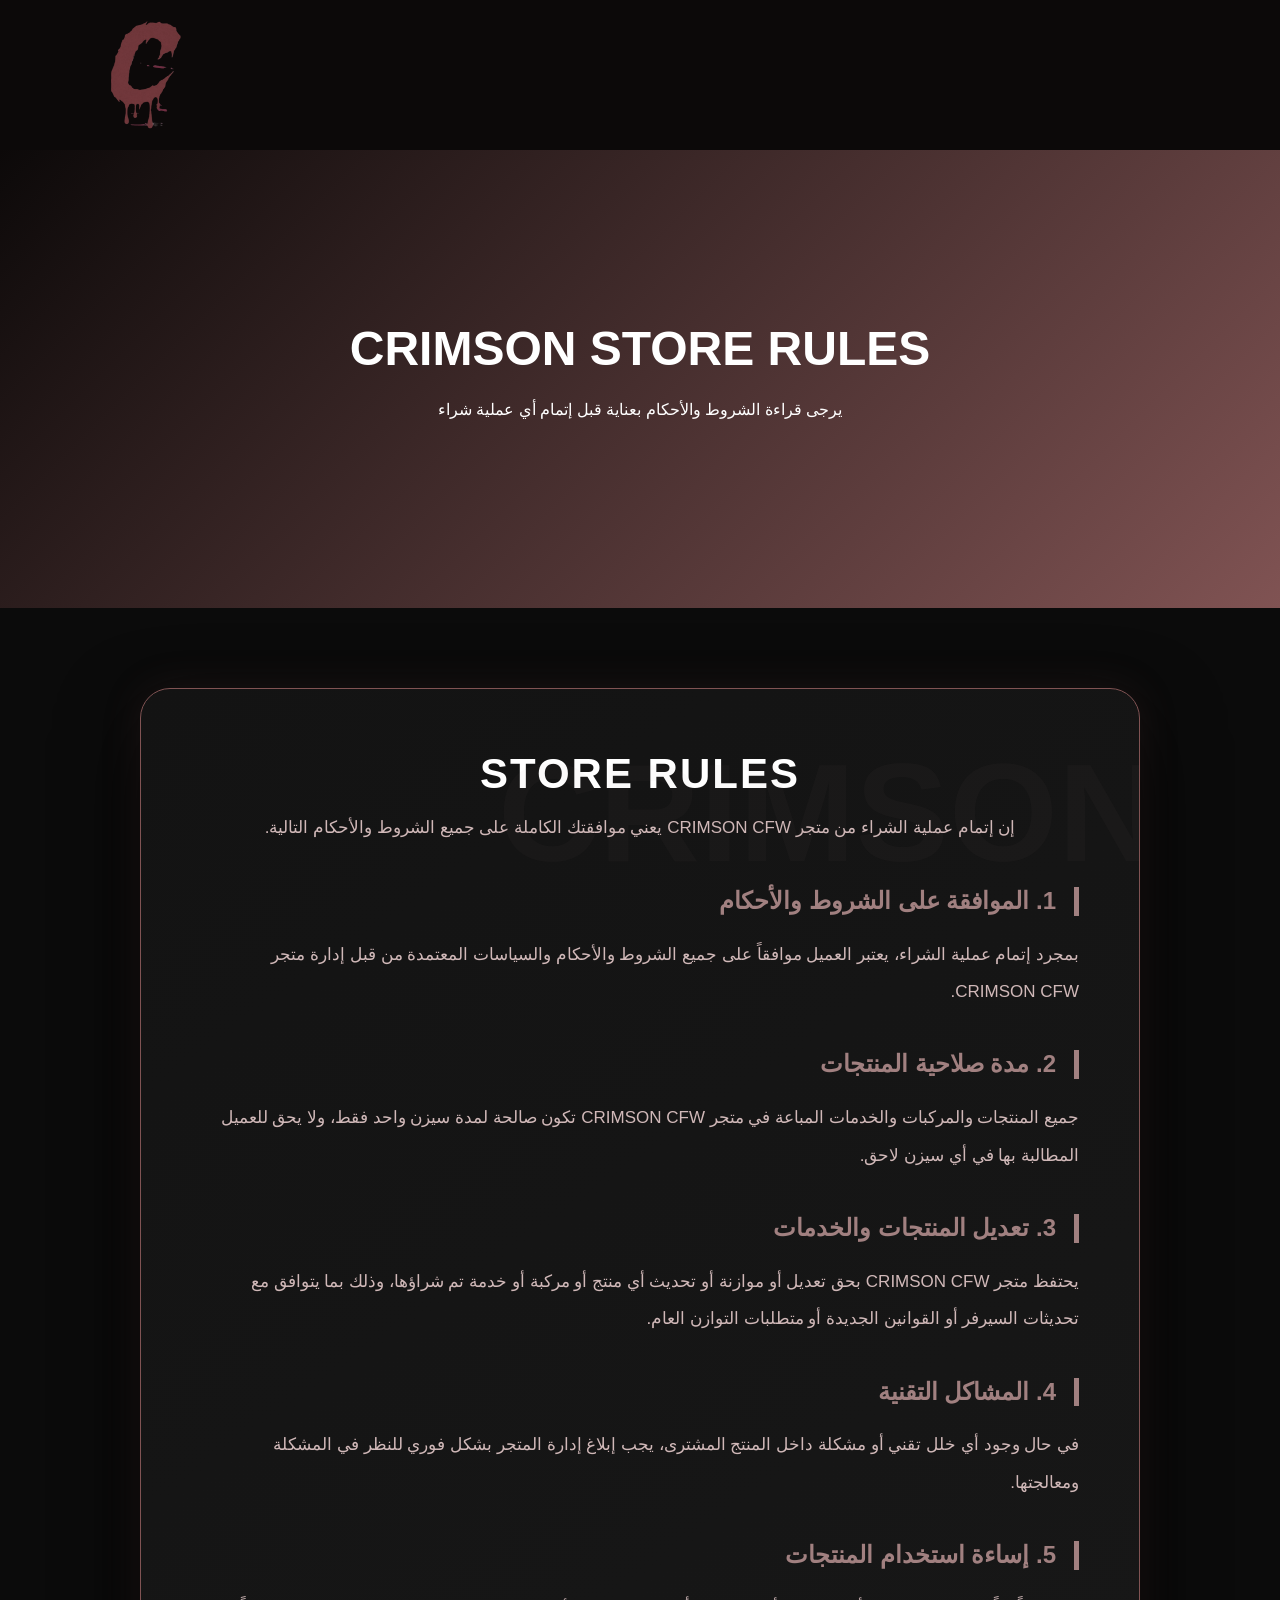
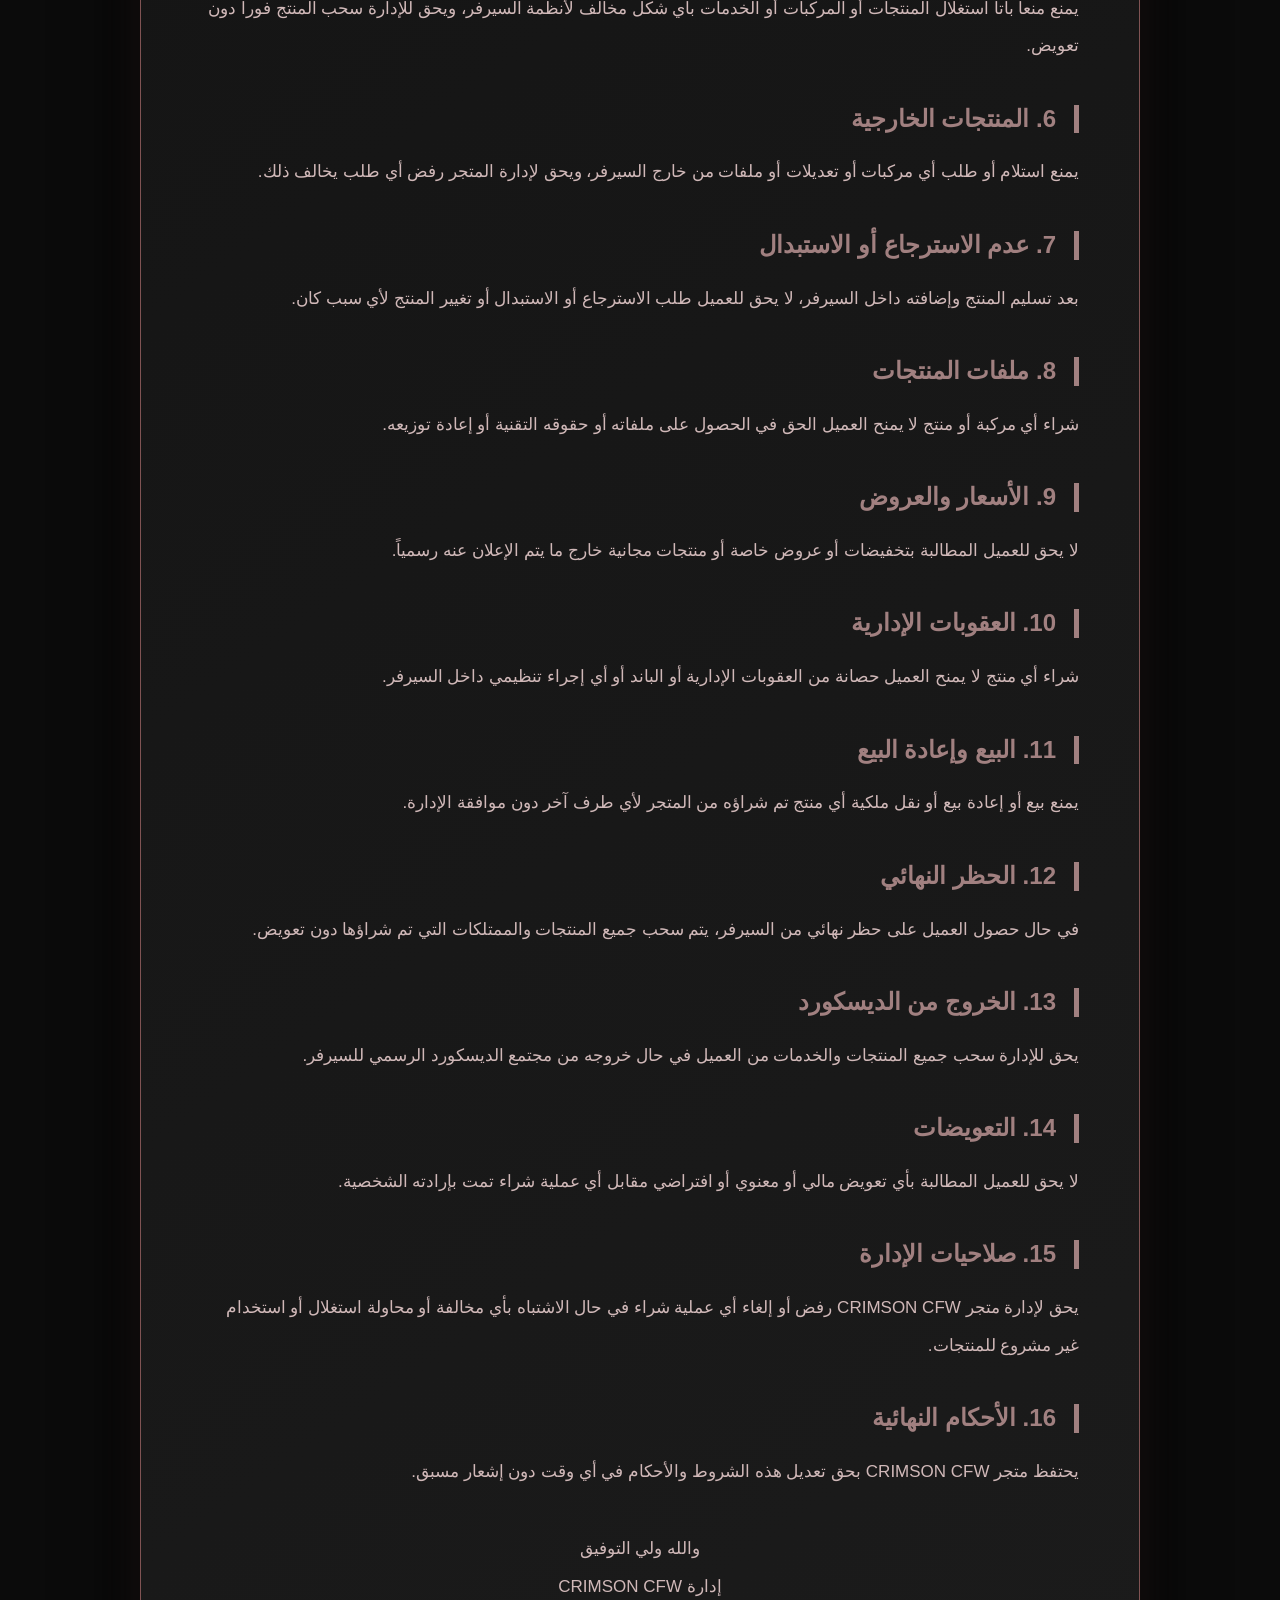
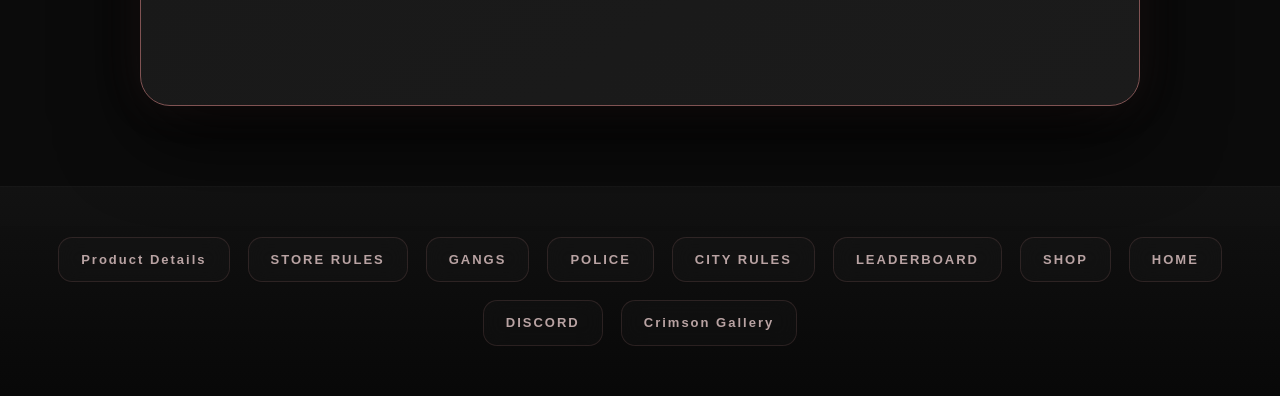
<file: srules.html>
<!DOCTYPE html>
<html lang="ar" dir="rtl">

<head>

<meta charset="UTF-8">
<meta name="viewport" content="width=device-width, initial-scale=1.0">

<title>CRIMSON CFW | Rules</title>

<link rel="stylesheet" href="style.css">
<link rel="stylesheet" href="css.css">

<link href="https://cdn.jsdelivr.net/npm/bootstrap@5.3.2/dist/css/bootstrap.min.css" rel="stylesheet">

<style>

html,body{
margin:0 ;
padding:0;
background:#0b0b0b;
font-family:Arial;
color:#0b0b0b;
}

.navbar .container{
    direction:ltr;
}

.navbar-nav{
    direction:rtl;
}
</style>
</head>

<body>

<!-- NAVBAR -->

<nav class="navbar navbar-expand-lg">

<div class="container">

<a class="navbar-brand logo" href="index.html">
<img src="pc.png" class="img-_-logo">
</a>

<ul class="navbar-nav ms-auto align-items-center">


</ul>

</div>

</nav>

<!-- HERO -->

<section class="hero text-center reveal">

<div class="container">

<h1>CRIMSON STORE RULES</h1>
<p>يرجى قراءة الشروط والأحكام بعناية قبل إتمام أي عملية شراء</p>

</div>

</section>

<!-- RULES -->


<div >

<div class="policy-container">

<h1>STORE RULES</h1>

<p class="highlight">
إن إتمام عملية الشراء من متجر CRIMSON CFW يعني موافقتك الكاملة على جميع الشروط والأحكام التالية.
</p>

<h2>1. الموافقة على الشروط والأحكام</h2>
<p>
بمجرد إتمام عملية الشراء، يعتبر العميل موافقاً على جميع الشروط والأحكام والسياسات المعتمدة من قبل إدارة متجر CRIMSON CFW.
</p>

<h2>2. مدة صلاحية المنتجات</h2>
<p>
جميع المنتجات والمركبات والخدمات المباعة في متجر CRIMSON CFW تكون صالحة لمدة سيزن واحد فقط، ولا يحق للعميل المطالبة بها في أي سيزن لاحق.
</p>

<h2>3. تعديل المنتجات والخدمات</h2>
<p>
يحتفظ متجر CRIMSON CFW بحق تعديل أو موازنة أو تحديث أي منتج أو مركبة أو خدمة تم شراؤها، وذلك بما يتوافق مع تحديثات السيرفر أو القوانين الجديدة أو متطلبات التوازن العام.
</p>

<h2>4. المشاكل التقنية</h2>
<p>
في حال وجود أي خلل تقني أو مشكلة داخل المنتج المشترى، يجب إبلاغ إدارة المتجر بشكل فوري للنظر في المشكلة ومعالجتها.
</p>

<h2>5. إساءة استخدام المنتجات</h2>
<p>
يمنع منعاً باتاً استغلال المنتجات أو المركبات أو الخدمات بأي شكل مخالف لأنظمة السيرفر، ويحق للإدارة سحب المنتج فوراً دون تعويض.
</p>

<h2>6. المنتجات الخارجية</h2>
<p>
يمنع استلام أو طلب أي مركبات أو تعديلات أو ملفات من خارج السيرفر، ويحق لإدارة المتجر رفض أي طلب يخالف ذلك.
</p>

<h2>7. عدم الاسترجاع أو الاستبدال</h2>
<p>
بعد تسليم المنتج وإضافته داخل السيرفر، لا يحق للعميل طلب الاسترجاع أو الاستبدال أو تغيير المنتج لأي سبب كان.
</p>

<h2>8. ملفات المنتجات</h2>
<p>
شراء أي مركبة أو منتج لا يمنح العميل الحق في الحصول على ملفاته أو حقوقه التقنية أو إعادة توزيعه.
</p>
<h2>9. الأسعار والعروض</h2>
<p>
لا يحق للعميل المطالبة بتخفيضات أو عروض خاصة أو منتجات مجانية خارج ما يتم الإعلان عنه رسمياً.
</p>

<h2>10. العقوبات الإدارية</h2>
<p>
شراء أي منتج لا يمنح العميل حصانة من العقوبات الإدارية أو الباند أو أي إجراء تنظيمي داخل السيرفر.
</p>

<h2>11. البيع وإعادة البيع</h2>
<p>
يمنع بيع أو إعادة بيع أو نقل ملكية أي منتج تم شراؤه من المتجر لأي طرف آخر دون موافقة الإدارة.
</p>

<h2>12. الحظر النهائي</h2>
<p>
في حال حصول العميل على حظر نهائي من السيرفر، يتم سحب جميع المنتجات والممتلكات التي تم شراؤها دون تعويض.
</p>

<h2>13. الخروج من الديسكورد</h2>
<p>
يحق للإدارة سحب جميع المنتجات والخدمات من العميل في حال خروجه من مجتمع الديسكورد الرسمي للسيرفر.
</p>

<h2>14. التعويضات</h2>
<p>
لا يحق للعميل المطالبة بأي تعويض مالي أو معنوي أو افتراضي مقابل أي عملية شراء تمت بإرادته الشخصية.
</p>

<h2>15. صلاحيات الإدارة</h2>
<p>
يحق لإدارة متجر CRIMSON CFW رفض أو إلغاء أي عملية شراء في حال الاشتباه بأي مخالفة أو محاولة استغلال أو استخدام غير مشروع للمنتجات.
</p>

<h2>16. الأحكام النهائية</h2>
<p>
يحتفظ متجر CRIMSON CFW بحق تعديل هذه الشروط والأحكام في أي وقت دون إشعار مسبق.
</p>

<p class="highlight" style="margin-top:40px;">
والله ولي التوفيق
<br>
إدارة CRIMSON CFW
</p>

</div>

</div>
 <div class="footer-links">

    <a href="index.html">HOME</a>

    <a href="shop.html">SHOP</a>

    <a href="leaderboard.html">LEADERBOARD</a>

    <a href="crules.html">CITY RULES</a>

    <a href="prules.html">POLICE</a>

    <a href="gtules.html">GANGS</a>

    <a href="srules.html">STORE RULES</a>

    <a href="product.html">Product Details</a>
    
    <a href="gallery.html">Crimson Gallery</a>

    <a href="https://discord.gg/cmzrp" target="_blank">
        DISCORD
    </a>



</div>
<script>
    const observer = new IntersectionObserver(
entries=>{
entries.forEach(entry=>{
if(entry.isIntersecting){
entry.target.classList.add("show");
}
});
});

document.querySelectorAll(".reveal")
.forEach(el=>observer.observe(el));
</script>
<script>

const reveals =
document.querySelectorAll('.reveal');

function revealElements(){

    reveals.forEach(el=>{

        const top =
        el.getBoundingClientRect().top;

        const trigger =
        window.innerHeight - 100;

        if(top < trigger){

            el.classList.add('active');

        }

    });

}

window.addEventListener(
    'scroll',
    revealElements
);

window.addEventListener(
    'load',
    revealElements
);

</script>
</body>
</html>
</file>
<file: style.css>
html,body{
margin:0 ;
padding:0;
background:#0b0b0b;
font-family:Arial;
color:white;
}

*{
    box-sizing:border-box;
}

html{
    scroll-behavior: smooth;
} 
/* NAVBAR */

.navbar {
    background: #0c0909;
    padding: 15px 0;
}

.logo {
    font-size: 25px; /* كبرت الخط قليلاً ليكون أوضح */
    font-weight: 800;
    color: #ff1e1e !important; /* اللون الأحمر */
    text-decoration: none; /* لإزالة الخط تحت الكلمة */
}

/* NAV BUTTONS */

.nav-btn{

background:linear-gradient(45deg,#000000,#805353);
color:#805353 !important;

margin-right:12px;
padding:19px 18px;

border-radius:20px;
font-weight:600;

transition:0.3s;
}

/* HOVER */

.nav-btn:hover{

background:#4e2727;

color:black !important;

box-shadow:0 0 12px #ffffff;

transform:translateY(-2px);

}

.welcomeimg
{
background: url('images/welcome.png') center center/cover no-repeat;
padding:520px 0;
border-bottom-left-radius:80px;
border-bottom-right-radius:80px;
min-height:550px;
}


/* HERO */
.hero{
    background:linear-gradient(135deg,#0c0909,#805353);
    padding:170px 0;
    margin:0;
    border:none;
}

/* للجوال */
@media (max-width: 768px){

    .hero{
        min-height: 750px; /* طول أكبر للجوال */
        background-position: center center;
        padding: 80px 0;
        border-bottom-left-radius: 40px;
        border-bottom-right-radius: 40px;
    }

}
.hero h1{
font-size:48px;
font-weight:800;
margin-bottom:20px;
color:white;
}

.hero h6{
color:white;
}

.hero p{
color:white;
}
.img-_-logo {
    width:125px;
animation:float 3s ease-in-out infinite;
}
.hero-img{
width:300px;
animation:float 3s ease-in-out infinite;
}

/* FLOAT */

@keyframes float{

0%{transform:translateY(0px);}
50%{transform:translateY(-15px);}
100%{transform:translateY(0px);}

}

/* SEARCH */

.search-box{
margin-top:25px;
}

.search-box input{
padding:12px;
border:none;
border-radius:25px;
width:230px;
}

.search-box button{
padding:12px 20px;
border:none;
background:#ff1e1e;
color:white;
border-radius:25px;
margin-left:10px;
}

/* TRENDING */

.trending{
background:#0b0b0b;
padding:100px 0;
}

.trend-title{
color:#a18080;
}

.view-btn{
background:#000000;
border:none;
}

/* TRENDING1 */

.trending1{
background:#0b0b0b;
padding:100px 0;
}

.trend1-title{
color:#a18080;
}

.view-btn{
background:#ffffff;
border:none;
}

/* GAME CARD */

.game-card{
    background:#161616;
    padding:25px;
    border-radius:15px;
    text-align:center;
    box-shadow:0 5px 20px rgba(0,0,0,0.6);
    transition:0.35s;
    cursor:pointer;
}

.game-card:hover{
    transform:translateY(-10px) scale(1.05);
    box-shadow:0 15px 35px #a18080;
}

.game-card h6{
    color:#805353;
}

.game-card h5{
    color:white;
}
.game-card img{
    width:100%;
    height:180px;
    object-fit:cover;
    border-radius:10px;
    margin-bottom:15px;
}

/* GAME CARD */

.game-card1{
    background:#161616;
    padding:25px;
    border-radius:15px;
    text-align:center;
    box-shadow:0 5px 20px rgba(122, 84, 84, 0.6);
    transition:0.35s;
    cursor:pointer;
}

.game-card1:hover{
    transform:translateY(-10px) scale(1.05);
    box-shadow:0 15px 35px #755a5a;
}

.game-card1 img{
    width:80px;
    margin-bottom:10px;
}

.game-card1 h6{
    color:#664242;
}

.game-card1 h5{
    color:white;
}

.discord-link{
    color:#5865F2;
    text-decoration:none;
    font-weight:600;
    transition:0.3s;
}

.discord-link:hover{
    color:#7b86ff;
    text-shadow:0 0 10px #5865F2;
}
/* PACKAGE CARD */

.package-card{
    background:linear-gradient(145deg,#111,#1c1c1c);
    padding:35px;
    border-radius:25px;
    text-align:center;
    border:2px solid #333;
    box-shadow:0 10px 30px rgba(0,0,0,.6);
    transition:.35s;
    height:100%;
    position:relative;
    overflow:hidden;
}

.package-card:hover{
    transform:translateY(-15px) scale(1.03);
}

.package-card h6{
    font-size:14px;
    letter-spacing:3px;
    margin-bottom:15px;
}

.package-card h2{
    font-size:42px;
    font-weight:800;
    margin:20px 0;
}

.package-card hr{
    border-color:#444;
    margin:20px 0;
}

.package-card p{
    color:#d4d4d4;
    margin:8px 0;
}

/* BRONZE */
.package-bronze{
    border-color:#cd7f32;
    box-shadow:0 0 30px rgba(205,127,50,.25);
}

/* SILVER */
.package-silver{
    border-color:#c0c0c0;
    box-shadow:0 0 30px rgba(192,192,192,.25);
}

/* GOLD */
.package-gold{
    border-color:#ffd700;
    box-shadow:0 0 30px rgba(255,215,0,.25);
}

/* DIAMOND */
.package-diamond{
    border-color:#66e0ff;
    box-shadow:0 0 40px rgba(102,224,255,.35);
}

/* FOR FUN */
.package-fun{
    background:linear-gradient(145deg,#2a1111,#4a1818);
    border-color:#ff4d4d;
    box-shadow:0 0 40px rgba(255,77,77,.35);
}

/* BEST SELLER BADGE */

.package-badge{
    position:absolute;
    top:15px;
    right:-35px;
    background:#66e0ff;
    color:black;
    padding:8px 40px;
    transform:rotate(45deg);
    font-size:12px;
    font-weight:700;
}

.package-badge1{
    position:absolute;
    top:15px;
    right:-35px;
    background:#ff9666;
    color:black;
    padding:8px 40px;
    transform:rotate(45deg);
    font-size:12px;
    font-weight:700;
}

/* game card 2  */

.game-card2{
    background:#161616;
    padding:25px;
    border-radius:15px;
    text-align:center;
    box-shadow:0 5px 20px rgba(0,0,0,0.6);
    transition:0.35s;
    cursor:pointer;
}

.game-card2:hover{
    transform:translateY(-10px) scale(1.05);
    box-shadow:0 15px 35px #a18080;
}

.game-card2 h6{
    color:#805353;
}

.game-card2 h5{
    color:white;
}

.game-card2 img{
    width:80px;
    margin-bottom:10px;
}

/* CATEGORY TABS */

.category-tabs{
    display:flex;
    align-items:center;
    justify-content:flex-start;
    gap:15px;
    flex-wrap:wrap;

    width:100%;
    margin:0;
    padding:25px;
    background:linear-gradient(135deg,#2b1c1c,#805353);
    border:none;
    border-radius:0;

    box-sizing:border-box;
}

.category-btn{
    background:#161616;
    color:#a18080;
    padding:14px 28px;
    border-radius:15px;
    text-decoration:none;
    font-weight:700;
    transition:.3s;
    border:none;
}

.category-btn:hover{
    background:#6d4646;
    color:white;
    transform:translateY(-3px);
}

.category-btn.active{
    background:white;
    color:black;
}

.tabs-section{
    background:#0b0b0b;
    padding:0;
    margin:0;
}

.game-card p{
    color:#a18080 !important;
    font-size:20px;
    font-weight:700;
    margin:12px 0;
}

.game-card del{
    color:#666 !important;
}

.game-card span{
    color:#a18080 !important;
}

.price{
    color:#a18080 !important;
    font-size:22px;
    font-weight:800;
    text-shadow:0 0 10px rgba(161,128,128,.4);
}

.policy-container{
    max-width:1000px;
    margin:80px auto;
    padding:60px;
    background:
    linear-gradient(145deg,#131313,#1b1b1b);
    border:1px solid #805353;
    border-radius:30px;
    box-shadow:
    0 0 40px rgba(128,83,83,.15),
    0 30px 80px rgba(0,0,0,.8);
    color:#d6c7c7;
    line-height:2.2;
    position:relative;
    overflow:hidden;
}

.policy-container::before{
    content:"CRIMSON";
    position:absolute;
    top:-30px;
    right:-20px;
    font-size:140px;
    font-weight:900;
    color:rgba(161,128,128,.04);
    pointer-events:none;
}

.policy-container h1{
    text-align:center;
    font-size:42px;
    font-weight:900;
    color:#fff;
    margin-bottom:10px;
    letter-spacing:2px;
}

.highlight{
    text-align:center;
    color:#a18080;
    font-size:18px;
    margin-bottom:40px;
    display:block;
}

.policy-container h2{
    margin-top:40px;
    margin-bottom:20px;
    color:#a18080;
    font-size:24px;
    font-weight:800;
    padding-right:18px;
    border-right:5px solid #a18080;
}

.policy-container p,
.policy-container li{
    color:#d0b8b8;
    font-size:17px;
}

.policy-container ul{
    padding-right:25px;
}

.policy-container li{
    margin-bottom:15px;
}

.policy-container:hover{
    transform:translateY(-8px);
    transition:.4s;
    box-shadow:
    0 0 60px rgba(161,128,128,.25),
    0 40px 100px rgba(0,0,0,.9);
}

.rules-icon{
    width:px;
    height:px;
    display:flex;
    align-items:center;
    justify-content:center;
    background:linear-gradient(145deg,#1a1a1a,#2b1c1c);
    border:2px solid #805353;
    border-radius:50%;
    color:#a18080 !important;
    font-size:26px;
    transition:.3s;
    box-shadow:0 0 15px rgba(128,83,83,.2);
    
}

.rules-icon:hover{
    transform:scale(1.15);
    box-shadow:0 0 25px rgba(128,83,83,.6);
    color:white !important;
}
    /* الخلفية */

.buy-modal{
    position:fixed;
    top:0;
    left:0;
    width:100%;
    height:100%;
    background:rgba(0,0,0,.85);
    backdrop-filter:blur(8px);

    display:none;

    justify-content:center;
    align-items:center;

    z-index:9999;
}

/* الصندوق */

.buy-box{
    width:420px;
    max-width:90%;

    background:linear-gradient(145deg,#121212,#1b1b1b);

    border:1px solid #805353;
    border-radius:25px;

    padding:40px;

    text-align:center;

    box-shadow:
    0 0 40px rgba(128,83,83,.3),
    0 20px 60px rgba(0,0,0,.8);

    animation:popup .3s ease;
}

.buy-box h2{
    color:white;
    font-size:32px;
    margin-bottom:20px;
}

.buy-box p{
    color:#d0b8b8;
    line-height:1.8;
    margin-bottom:30px;
}

/* زر التذكرة */

.ticket-btn{
    display:block;

    background:linear-gradient(45deg,#805353,#a18080);

    color:white;
    text-decoration:none;

    padding:15px;
    border-radius:15px;

    font-weight:700;

    margin-bottom:15px;

    transition:.3s;
}

.ticket-btn:hover{
    transform:translateY(-3px);
    box-shadow:0 0 20px rgba(161,128,128,.5);
}

/* زر الإلغاء */

.cancel-btn{
    width:100%;

    background:#161616;
    color:#999;

    border:1px solid #333;

    padding:15px;

    border-radius:15px;

    cursor:pointer;

    transition:.3s;
}

.cancel-btn:hover{
    background:#222;
    color:white;
}

/* الحركة */

@keyframes popup{
    from{
        opacity:0;
        transform:scale(.8);
    }

    to{
        opacity:1;
        transform:scale(1);
    }
}
.buy-btn{
    background:linear-gradient(135deg,#5a3838,#a18080);
    color:#fff;
    border:1px solid #a18080;
    padding:7px 19px;
    border-radius:12px;
    font-size:15px;
    font-weight:800;
    letter-spacing:1px;
    cursor:pointer;
    transition:all .3s ease;
    position:relative;
    overflow:hidden;
    box-shadow:
        0 0 15px rgba(161,128,128,.25),
        inset 0 1px 0 rgba(255,255,255,.1);
}

.buy-btn span{
    position:relative;
    z-index:2;
}

.buy-btn::before{
    content:"";
    position:absolute;
    top:0;
    left:-100%;
    width:100%;
    height:100%;
    background:linear-gradient(
        90deg,
        transparent,
        rgba(255,255,255,.15),
        transparent
    );
    transition:.5s;
}

.buy-btn:hover{
    transform:translateY(-3px) scale(1.05);
    background:linear-gradient(135deg,#805353,#b89292);
    box-shadow:
        0 0 25px rgba(161,128,128,.5),
        0 10px 20px rgba(0,0,0,.4);
}

.buy-btn:hover::before{
    left:100%;
}

.buy-btn:active{
    transform:scale(.96);
}

/*  BUY NOW FOR FUN   */

.buy-btn1{
    background:linear-gradient(135deg,#d17272,#a18080);
    color:#fff;
    border:2px solid #c27272;
    padding:12px 20px;
    border-radius:12px;
    font-size:15px;
    font-weight:800;
    letter-spacing:1px;
    cursor:pointer;
    transition:all .3s ease;
    position:relative;
    overflow:hidden;
    box-shadow:
        0 0 15px rgba(161,128,128,.25),
        inset 0 1px 0 rgba(255,255,255,.1);
}

.buy-btn1 span{
    position:relative;
    z-index:2;
}

.buy-btn1::before{
    content:"";
    position:absolute;
    top:0;
    left:-100%;
    width:100%;
    height:100%;
    background:linear-gradient(
        90deg,
        transparent,
        rgba(255,255,255,.15),
        transparent
    );
    transition:.5s;
}

.buy-btn1:hover{
    transform:translateY(-3px) scale(1.05);
    background:linear-gradient(135deg,#c27b7b,#d68d8d);
    box-shadow:
  white
}

.buy-btn1:hover::before{
    left:100%;
}

.buy-btn1:active{
    transform:scale(.96);
}
/*  BUY NOW DIAMOND   */

.buy-btn2{
    background:linear-gradient(135deg,#d3bebe,#8ab6d3);
    color:#fff;
    border:1px solid #c1e3f7;
    padding:9px 20px;
    border-radius:12px;
    font-size:15px;
    font-weight:800;
    letter-spacing:1px;
    cursor:pointer;
    transition:all .3s ease;
    position:relative;
    overflow:hidden;
    box-shadow:
        0 0 15px rgba(161,128,128,.25),
        inset 0 1px 0 rgba(255,255,255,.1);
}

.buy-btn2 span{
    position:relative;
    z-index:2;
}

.buy-btn2::before{
    content:"";
    position:absolute;
    top:0;
    left:-100%;
    width:100%;
    height:100%;
    background:linear-gradient(
        90deg,
        transparent,
        rgba(255,255,255,.15),
        transparent
    );
    transition:.5s;
}

.buy-btn2:hover{
    transform:translateY(-3px) scale(1.05);
    background:linear-gradient(135deg,#a0cfcd,#bbacac);
    box-shadow:
  white
}

.buy-btn2:hover::before{
    left:100%;
}

.buy-btn2:active{
    transform:scale(.96);
}
/*  GOLD PACK  */
.buy-btn3{
    background:linear-gradient(135deg,#ffbb00,hsl(60, 20%, 68%));
    color:#fff;
    border:1px solid #a8a8a8;
    padding:5px 15px;
    border-radius:12px;
    font-size:15px;
    font-weight:800;
    letter-spacing:1px;
    cursor:pointer;
    transition:all .3s ease;
    position:relative;
    overflow:hidden;
    box-shadow:
        0 0 15px rgba(161,128,128,.25),
        inset 0 1px 0 rgba(255,255,255,.1);
}

.buy-btn3 span{
    position:relative;
    z-index:2;
}

.buy-btn3::before{
    content:"";
    position:absolute;
    top:0;
    left:-100%;
    width:100%;
    height:100%;
    background:linear-gradient(
        90deg,
        transparent,
        rgba(255,255,255,.15),
        transparent
    );
    transition:.5s;
}

.buy-btn3:hover{
    transform:translateY(-3px) scale(1.05);
    background:linear-gradient(135deg,#dadb8e,#ffbb00);
    box-shadow:
        0 0 25px rgba(161,128,128,.5),
        0 10px 20px rgba(0,0,0,.4);
}

.buy-btn3:hover::before{
    left:100%;
}

.buy-btn3:active{
    transform:scale(.96);
}

/*  SILVER PACK  */
.buy-btn4{
    background:linear-gradient(135deg,#c0c0bd,#afaeaa);
    color:#fff;
    border:1px solid #a8a8a8;
    padding:5px 15px;
    border-radius:12px;
    font-size:15px;
    font-weight:800;
    letter-spacing:1px;
    cursor:pointer;
    transition:all .3s ease;
    position:relative;
    overflow:hidden;
    box-shadow:
        0 0 15px rgba(161,128,128,.25),
        inset 0 1px 0 rgba(255,255,255,.1);
}

.buy-btn4 span{
    position:relative;
    z-index:2;
}

.buy-btn4::before{
    content:"";
    position:absolute;
    top:0;
    left:-100%;
    width:100%;
    height:100%;
    background:linear-gradient(
        90deg,
        transparent,
        rgba(255,255,255,.15),
        transparent
    );
    transition:.5s;
}

.buy-btn4:hover{
    transform:translateY(-3px) scale(1.05);
    background:linear-gradient(135deg,#c5c5c5,hsl(180, 17%, 93%));
    box-shadow:
        0 0 25px rgba(161,128,128,.5),
        0 10px 20px rgba(0,0,0,.4);
}

.buy-btn4:hover::before{
    left:100%;
}

.buy-btn4:active{
    transform:scale(.96);
}

/*  BRONZE PACK  */
.buy-btn5{
    background:linear-gradient(135deg,#df632ac2,hsl(36, 99%, 49%));
    color:#fff;
    border:1px solid #8a6030;
    padding:5px 15px;
    border-radius:12px;
    font-size:15px;
    font-weight:800;
    letter-spacing:1px;
    cursor:pointer;
    transition:all .3s ease;
    position:relative;
    overflow:hidden;
    box-shadow:
        0 0 15px rgba(161,128,128,.25),
        inset 0 1px 0 rgba(255,255,255,.1);
}

.buy-btn5 span{
    position:relative;
    z-index:2;
}

.buy-btn5::before{
    content:"";
    position:absolute;
    top:0;
    left:-100%;
    width:100%;
    height:100%;
    background:linear-gradient(
        90deg,
        transparent,
        rgba(255,255,255,.15),
        transparent
    );
    transition:.5s;
}

.buy-btn5:hover{
    transform:translateY(-3px) scale(1.05);
    background:linear-gradient(135deg,#d3a200,#f8a73d);
    box-shadow:
        0 0 25px rgba(161,128,128,.5),
        0 10px 20px rgba(0,0,0,.4);
}

.buy-btn5:hover::before{
    left:100%;
}

.buy-btn5:active{
    transform:scale(.96);
}

/* QUICK ACCESS */

.quick-access{
    display:flex;
    justify-content:center;
    align-items:center;
    gap:30px;
    flex-wrap:wrap;

    padding:80px 20px;
    background:#0b0b0b;
}

.quick-card{
    width:180px;
    height:180px;

    background:linear-gradient(
        145deg,
        #131313,
        #1d1d1d
    );

    border:2px solid #805353;
    border-radius:25px;

    display:flex;
    flex-direction:column;
    justify-content:center;
    align-items:center;

    text-decoration:none;

    transition:.35s;

    box-shadow:
        0 0 25px rgba(128,83,83,.12);
}

.quick-icon{
    font-size:55px;
    color:#a18080;
    margin-bottom:18px;

    transition:.35s;
}

.quick-card span{
    color:white;
    font-size:18px;
    font-weight:800;
    letter-spacing:2px;
}

.quick-card:hover{
    transform:
        translateY(-12px)
        scale(1.05);

    border-color:#a18080;

    box-shadow:
        0 0 40px rgba(161,128,128,.35);
}

.quick-card:hover .quick-icon{
    transform:scale(1.2);
    color:white;
}

/* MOBILE */

@media(max-width:768px){

    .quick-card{
        width:140px;
        height:140px;
    }

    .quick-icon{
        font-size:40px;
    }

    .quick-card span{
        font-size:14px;
    }

}
.buy-modal{
    display:none;

    position:fixed;

    top:0;
    left:0;

    width:100%;
    height:100%;

    background:rgba(0,0,0,.85);

    backdrop-filter:blur(10px);

    z-index:9999;

    justify-content:center;
    align-items:center;
}

.buy-box{
    background:linear-gradient(
        145deg,
        #131313,
        #1d1d1d
    );

    padding:40px;

    border-radius:25px;

    border:2px solid #805353;

    width:450px;

    text-align:center;

    box-shadow:
        0 0 40px rgba(128,83,83,.3);
}

.buy-box h2{
    color:#a18080;
    margin-bottom:20px;
}

.buy-box p{
    color:white;
}

.buy-buttons{
    display:flex;
    justify-content:center;
    gap:15px;
    margin-top:30px;
}

.cancel-btn{
    background:#2b2b2b;

    color:white;

    border:none;

    padding:12px 25px;

    border-radius:12px;

    cursor:pointer;

    transition:.3s;
}

.cancel-btn:hover{
    background:#444;
}

.contact-item{
    color:white;
    font-size:22px;
    margin:30px 0;
}

.contact-icon{
    color:#a18080;
    margin-left:10px;
}

.discord-btn{
    display:inline-block;

    margin:20px 0;

    padding:14px 35px;

    background:linear-gradient(
        145deg,
        #5865F2,
        #4752C4
    );

    color:white;
    text-decoration:none;

    border-radius:15px;

    font-weight:700;

    transition:.3s;
}

.discord-btn:hover{
    transform:translateY(-3px);
    box-shadow:0 0 25px rgba(88,101,242,.5);
}
.discord-icon{
    color:#5865F2;
    font-size:28px;
    margin-left:8px;
}

.discord-link{
    color:#5865F2;
    text-decoration:none;
    font-size:22px;
    font-weight:700;
    transition:.3s;
}

.discord-link:hover{
    color:#7b86ff;
    text-shadow:0 0 15px #5865F2;
}

.rules-selection{
    display:grid;
    grid-template-columns:
        repeat(auto-fit,minmax(260px,1fr));

    gap:35px;
    padding:80px;
}

.rule-card{
    background:
    linear-gradient(
        145deg,
        #111,
        #1d1d1d
    );

    border:2px solid #805353;

    border-radius:15px;

    padding:35px;

    text-align:center;

    cursor:pointer;

    transition:.35s;

    box-shadow:
    0 0 30px rgba(128,83,83,.15);
}

.rule-card:hover{
    transform:
        translateY(-12px)
        scale(1.04);

    box-shadow:
        0 0 50px rgba(161,128,128,.4);
}

.rule-icon{
    font-size:70px;
    color:#a18080;
    margin-bottom:20px;
}

.rule-card h2{
    color:white;
    font-size:28px;
    margin-bottom:15px;
}

.rule-card p{
    color:#a18080;
}


.buy-modal{
    display:none;

    position:fixed;

    top:0;
    left:0;

    width:100%;
    height:100%;

    background:rgba(0,0,0,.85);

    backdrop-filter:blur(10px);

    z-index:9999;

    justify-content:center;
    align-items:center;
}
</file>
<file: css.css>
/* CINEMATIC HERO */

.video-hero{
    position:relative;
    width:100%;
    height:100vh;
    overflow:hidden;
}

.hero-video{
    position:absolute;
    top:50%;
    left:50%;

    width:100%;
    height:100%;

    object-fit:cover;

    transform:translate(-50%,-50%);
}

.video-overlay{
    position:absolute;
    top:0;
    left:0;

    width:100%;
    height:100%;

    background:
    linear-gradient(
        rgba(0,0,0,.55),
        rgba(0,0,0,.75)
    );

    z-index:1;
}

.hero-content{
    position:relative;
    z-index:2;

    height:100%;

    display:flex;
    flex-direction:column;
    justify-content:center;
    align-items:center;

    text-align:center;
}

.hero-content h1{
    font-size:90px;
    font-weight:900;
    letter-spacing:8px;

    color:white;

    text-shadow:
    0 0 30px rgba(161,128,128,.7);
}

.hero-content p{
    color:#d0b8b8;

    font-size:22px;

    margin-top:15px;
    margin-bottom:40px;

    letter-spacing:3px;
}

.hero-buttons{
    display:flex;
    gap:20px;
}

.hero-btn{
    padding:18px 45px;

    border-radius:15px;

    text-decoration:none;

    font-weight:800;

    transition:.3s;
}

.join-btn{
    background:#a18080;
    color:black;
}

.discord-btn{
    background:#161616;
    color:white;
    border:2px solid #a18080;
}

.hero-btn:hover{
    transform:translateY(-5px);

    box-shadow:
    0 0 30px rgba(161,128,128,.5);
}

/* VOLUME BAR */

.volume-controller{
    position:absolute;

    bottom:35px;      /* مكانه من تحت */
    right:35px;       /* مكانه من اليمين */

    display:flex;
    align-items:center;
    gap:12px;

    padding:12px 18px;

    background:rgba(0,0,0,.55);
    backdrop-filter:blur(15px);

    border:1px solid rgba(161,128,128,.3);
    border-radius:20px;

    box-shadow:
    0 0 25px rgba(0,0,0,.5),
    0 0 15px rgba(161,128,128,.15);

    z-index:100;
}

.volume-controller i{
    color:#a18080;
    font-size:20px;
}

#volumeSlider{
    width:140px;
    height:6px;

    appearance:none;
    background:#2a2a2a;

    border-radius:20px;
    cursor:pointer;
}

/* الخط */

#volumeSlider::-webkit-slider-runnable-track{
    height:6px;
    background:linear-gradient(
        90deg,
        #a18080,
        #805353
    );
    border-radius:20px;
}

/* الدائرة */

#volumeSlider::-webkit-slider-thumb{
    appearance:none;

    width:18px;
    height:18px;

    border-radius:50%;

    background:white;

    margin-top:-6px;

    box-shadow:
    0 0 10px rgba(255,255,255,.7),
    0 0 20px rgba(161,128,128,.5);
}
.video-hero{
    position:relative;
    height:100vh;
    overflow:hidden;
}

.video-overlay{
    position:absolute;
    inset:0;
    background:rgba(0,0,0,.55);
}

.hero-content{
    position:relative;
    z-index:10;

    height:100%;

    display:flex;
    flex-direction:column;
    justify-content:center;
    align-items:center;

    color:white;
}

.volume-controller{
    position:absolute;

    bottom:40px;
    right:40px;

    display:flex;
    align-items:center;
    gap:12px;

    padding:15px 20px;

    background:rgba(0,0,0,.5);
    backdrop-filter:blur(12px);

    border:1px solid #805353;
    border-radius:20px;
}

.volume-controller i{
    color:#a18080;
    font-size:20px;
}

#volumeSlider{
    width:150px;
    cursor:pointer;
}

.hero-poster{
    position:absolute;
    top:0;
    left:0;
    width:100%;
    height:100%;
    z-index:999;

    background:black;

    transition:opacity .7s ease;
}

.hero-poster img{
    width:100%;
    height:100%;
    object-fit:cover;
}
/* JOIN SERVER */

.join-server{
    background:#0b0b0b;
    padding:120px 20px;
}

.join-card{
    max-width:1000px;
    margin:auto;
    position:relative;
    left:-56px;
    width: 1000px;;
    background:
    linear-gradient(
        145deg,
        #131313,
        #1d1d1d
    );

    border:1px solid #805353;
    border-radius:30px;

    padding:60px;

    box-shadow:
    0 0 40px rgba(128,83,83,.15),
    0 30px 80px rgba(0,0,0,.8);

    transition:.4s;
}

.join-card:hover{
    transform:translateY(-10px);

    box-shadow:
    0 0 60px rgba(128,83,83,.3),
    0 40px 100px rgba(0,0,0,.9);
}

.join-header{
    display:flex;
    justify-content:space-between;
    align-items:center;
    margin-bottom:25px;
}

.join-header h2{
    color:white;
    font-size:40px;
    font-weight:900;
    margin:0;
}

.server-status{
    color:#4cff4c;
    font-weight:800;
    font-size:18px;
}

.join-description{
    color:#b0b0b0;
    font-size:18px;
    margin-bottom:40px;
}

.server-stats{
    display:flex;
    gap:20px;
    margin-bottom:45px;
}

.stat-box{
    flex:1;

    background:#181818;

    padding:30px;

    border-radius:20px;

    text-align:center;

    border:1px solid #2d2d2d;
}

.stat-box h3{
    color:#a18080;
    font-size:34px;
    font-weight:900;
    margin-bottom:10px;
}

.stat-box span{
    color:#888;
    font-weight:700;
}

.join-buttons{
    display:flex;
    gap:20px;
}

.join-btn-main,
.discord-btn-main{
    flex:1;

    padding:18px;

    text-align:center;

    border-radius:18px;

    text-decoration:none;

    font-weight:800;

    transition:.3s;
}

.join-btn-main{
    background:
    linear-gradient(
        45deg,
        #805353,
        #a18080
    );

    color:white;
}

.join-btn-main:hover{
    transform:translateY(-3px);
    box-shadow:0 0 30px rgba(161,128,128,.5);
}

.discord-btn-main{
    background:#5865F2;
    color:white;
}

.discord-btn-main:hover{
    transform:translateY(-3px);
    box-shadow:0 0 30px rgba(88,101,242,.5);
}

.join-wrapper{
    display:flex;
    justify-content:center;
    align-items:center;
    gap:20px;

    width:fit-content;
    margin:0 auto;
}

.quick-links{
    display:flex;
    flex-direction:column;
    gap:15px;

    position:relative;
    right:0;
}

/* كل أيقونة */
.quick-btn{
    width:140px;
    height:140px;

    background:linear-gradient(145deg,#111,#1b1b1b);

    border:1px solid #805353;
    border-radius:18px;

    display:flex;
    flex-direction:column;
    justify-content:center;
    align-items:center;

    text-decoration:none;
    color:#a18080;

    transition:.3s;

    box-shadow:
        0 0 20px rgba(128,83,83,.15);
}

.quick-btn i{
    font-size:24px;
    margin-bottom:8px;
}

.quick-btn span{
    font-size:10px;
    font-weight:700;
    letter-spacing:1px;
}

.quick-btn:hover{
    transform:translateX(8px) scale(1.05);
    background:#1d1717;
    box-shadow:
        0 0 25px rgba(128,83,83,.4);
    color:white;
}
.join-wrapper{
    display:flex;
    justify-content:center;
    align-items:flex-start;
    gap:25px;
    flex-wrap:nowrap;
}

.quick-btn{
    width:135px;
    height:135px;

    background:linear-gradient(145deg,#131313,#1d1d1d);

    border:1px solid #805353;
    border-radius:18px;

    display:flex;
    flex-direction:column;
    justify-content:center;
    align-items:center;

    text-decoration:none;
    color:#a18080;

    transition:.3s;

    box-shadow:
        0 0 25px rgba(128,83,83,.15);
}

.quick-btn i{
    font-size:49px;
    margin-bottom:8px;
}

.quick-btn span{
    font-size:11px;
    font-weight:700;
    letter-spacing:1px;
}

.quick-btn:hover{
    transform:translateY(-5px) scale(1.08);
    box-shadow:
        0 0 25px rgba(128,83,83,.45);
    color:white;
}
.leaderboard{
    background:#0b0b0b;
    padding:100px 0;
    min-height:100vh;
}

.leader-title{
    text-align:center;
    color:white;
    font-size:50px;
    font-weight:900;
    margin-bottom:80px;
    text-shadow:0 0 25px #805353;
}

/* PODIUM */

.podium{
    display:flex;
    justify-content:center;
    align-items:flex-end;
    gap:25px;
    margin-bottom:80px;
}

.podium-card{
    width:220px;
    background:#161616;
    border-radius:25px;
    text-align:center;
    position:relative;
    transition:.4s;
    cursor:pointer;
    overflow:hidden;
}

.podium-card:hover{
    transform:translateY(-15px) scale(1.05);
}

.podium-card h3{
    color:white;
    font-size:35px;
    margin:20px 0 10px;
}

.podium-card span{
    color:#bbb;
}

.rank{
    position:absolute;
    top:15px;
    left:20px;
    font-size:28px;
    font-weight:900;
    opacity:.25;
    color:white;
}

/* FIRST */

.first{
    height:340px;
    border:2px solid gold;
    box-shadow:0 0 40px rgba(255,215,0,.5);
}

.first .crown{
    font-size:55px;
    color:gold;
    margin-top:25px;
}

/* SECOND */

.second{
    height:270px;
    border:2px solid silver;
    box-shadow:0 0 30px rgba(255,255,255,.25);
}

/* THIRD */

.third{
    height:230px;
    border:2px solid #cd7f32;
    box-shadow:0 0 30px rgba(205,127,50,.3);
}

/* TOP 10 */

.leader-list{
    width:70%;
    margin:auto;
}

.leader-item{
    background:#161616;
    color:white;
    padding:22px 30px;
    margin-bottom:18px;
    border-radius:18px;
    display:flex;
    align-items:center;
    gap:20px;
    font-size:22px;
    font-weight:700;
    transition:.3s;
    position:relative;
    overflow:hidden;
}

.leader-item span{
    color:#a18080;
    font-size:28px;
    font-weight:900;
}

.leader-item:hover{
    transform:translateX(-10px);
    box-shadow:0 0 30px rgba(161,128,128,.35);
}
/* HERO */

.leader-hero{
    position:relative;
    padding:120px 0;
    background:
    linear-gradient(
        135deg,
        #090909,
        #1b1111,
        #2a1818
    );
    overflow:hidden;
}

.leader-overlay{
    position:absolute;
    inset:0;
    background:
    radial-gradient(
        circle,
        rgba(161,128,128,.15),
        transparent
    );
}

.leader-content{
    position:relative;
    z-index:2;
    text-align:center;
}

.leader-icon{
    font-size:80px;
    color:#a18080;
    text-shadow:
    0 0 30px #a18080;
    margin-bottom:20px;
}

.leader-content h1{
    color:white;
    font-size:60px;
    font-weight:900;
    letter-spacing:3px;
}

.leader-content p{
    color:#b8a3a3;
    font-size:20px;
    margin-top:20px;
    margin-bottom:50px;
}

.leader-buttons{
    display:flex;
    justify-content:center;
    gap:20px;
    flex-wrap:wrap;
}

.leader-btn{
    background:#161616;
    color:#a18080;
    padding:16px 35px;
    border-radius:18px;
    text-decoration:none;
    font-weight:800;
    border:1px solid #805353;
    transition:.3s;
}

.leader-btn:hover{
    transform:translateY(-5px);
    color:white;
    box-shadow:
    0 0 25px
    rgba(161,128,128,.5);
}

.discord{
    background:
    linear-gradient(
        135deg,
        #5865F2,
        #404EED
    );
    color:white;
    border:none;
}
/* CRIMSON MARQUEE */

.crimson-marquee{
    width:100%;
    height:80px;
    overflow:hidden;

    background:#b39595;
    backdrop-filter:blur(15px);

    border-top:1px solid rgba(255,80,80,.15);
    border-bottom:1px solid rgba(255,80,80,.15);

    position:relative;
    margin:0;
}

.crimson-track{
    display:flex;
    align-items:center;
    height:100%;
    width:max-content;

    animation:crimsonScroll 28s linear infinite;
}

.crimson-track span{

    color:#ffffff;

    font-size:27px;
    font-weight:800;

    letter-spacing:3px;

    text-transform:uppercase;

    margin:0 45px;

    white-space:nowrap;

    transition:.3s;
}

.crimson-track span:hover{
    color:#ffffff;
    transform:scale(1.08);
}

.crimson-dot{
    color:#8b1e1e;
    font-size:14px;
}

@keyframes crimsonScroll{

    from{
        transform:translateX(0);
    }

    to{
        transform:translateX(-50%);
    }

}
.crimson-track a,
.crimson-track a:visited,
.crimson-track a:hover,
.crimson-track a:active{
    text-decoration: none !important;
    color: inherit !important;
}
/* =========================
        CRIMSON FOOTER
========================= */

.footer-links{

    display:flex;
    flex-wrap:wrap;

    justify-content:center;
    align-items:center;

    gap:18px;

    padding:50px 20px;

    background:
    linear-gradient(
        180deg,
        rgba(18,18,18,.95),
        rgba(8,8,8,.98)
    );

    border-top:
    1px solid
    rgba(255,255,255,.06);
}

.footer-links a{

    color:#b9a3a3;

    text-decoration:none;

    font-size:13px;

    font-weight:700;

    letter-spacing:2px;

    padding:12px 22px;

    border-radius:14px;

    background:
    rgba(255,255,255,.02);

    border:
    1px solid
    rgba(255,170,170,.12);

    transition:.25s;

    backdrop-filter:blur(10px);
}

.footer-links a:hover{

    color:white;

    transform:
    translateY(-4px);

    background:
    rgba(255,120,120,.08);

    border:
    1px solid
    rgba(255,120,120,.35);

    box-shadow:
    0 0 20px
    rgba(255,120,120,.15);
}

/* خط صغير بين الأقسام */

.footer-links a::after{

    content:"";

    position:absolute;
}

/* موبايل */

@media(max-width:768px){

    .footer-links{

        gap:10px;
        padding:35px 10px;
    }

    .footer-links a{

        font-size:11px;

        padding:10px 16px;
    }

}
.why-crimson{
    padding:120px 0;
    background:#0b0b0b;
}

.section-title{
    text-align:center;
    margin-bottom:70px;
}

.section-title h1{
    color:#fff;
    font-size:48px;
    font-weight:800;
    letter-spacing:4px;
}

.section-title p{
    color:#9d9d9d;
    font-size:18px;
}

.why-grid{
    display:grid;
    grid-template-columns:repeat(auto-fit,minmax(320px,1fr));
    gap:30px;
}

.why-card{

    background:rgba(255,255,255,.02);

    border:1px solid rgba(255,255,255,.08);

    border-radius:20px;

    padding:35px;

    transition:.3s;

    backdrop-filter:blur(10px);
}

.why-card:hover{

    transform:translateY(-10px);

    border-color:rgba(255,80,80,.4);

    box-shadow:
    0 0 35px rgba(255,80,80,.15);
}

.why-card h2{

    color:#fff;

    font-size:22px;

    margin-bottom:20px;
}

.why-card p{

    color:#a9a9a9;

    line-height:1.8;
}
.gallery-section{
    width:90%;
    max-width:1400px;
    margin:auto;
    padding:60px 0;
    
}

.featured-image{
    position:relative;
    overflow:hidden;
    border-radius:20px;
    margin-bottom:35px;
}

.featured-image img{
    width:100%;
    height:550px;
    object-fit:cover;
    display:block;
    transition:0.4s;
}

.featured-image:hover img{
    transform:scale(1.05);
}

.featured-overlay{
    position:absolute;
    inset:0;
    background:linear-gradient(
        to top,
        rgba(0,0,0,.85),
        transparent
    );
    display:flex;
    flex-direction:column;
    justify-content:flex-end;
    padding:40px;
}

.featured-overlay h2{
    color:white;
    font-size:42px;
    font-weight:700;
}

.featured-overlay p{
    color:#cfcfcf;
    font-size:18px;
}

.gallery-grid{
    display:grid;
    grid-template-columns:
        repeat(auto-fit,minmax(300px,1fr));
    gap:25px;
}

.gallery-card{
    overflow:hidden;
    border-radius:18px;
    background:#111;
}

.gallery-card img{
    width:100%;
    height:260px;
    object-fit:cover;
    transition:.4s;
    cursor:pointer;
}

.gallery-card:hover img{
    transform:scale(1.08);
}
/* SCROLL ANIMATION */

.reveal{

    opacity:0;

    transform:translateY(80px);

    transition:
        opacity .8s ease,
        transform .8s ease;
}

.reveal.active{

    opacity:1;

    transform:translateY(0);
}
</file>
